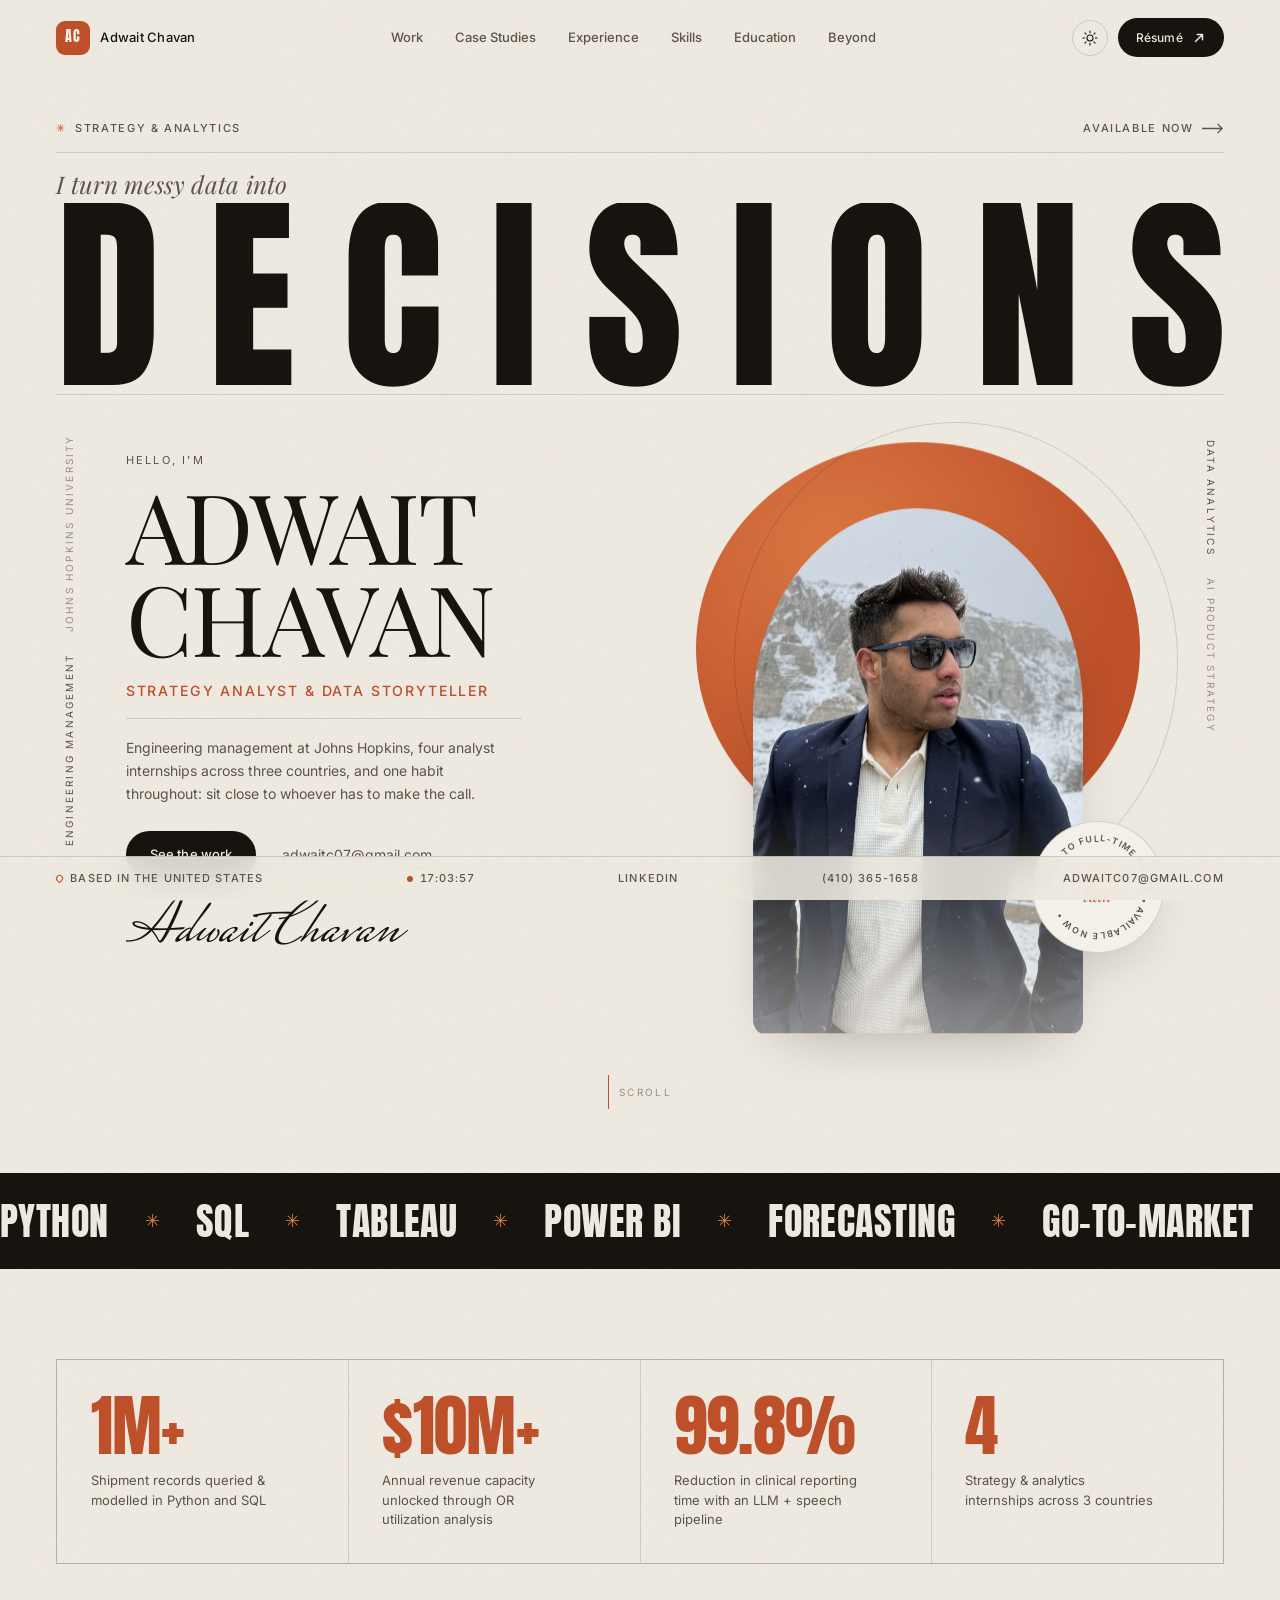
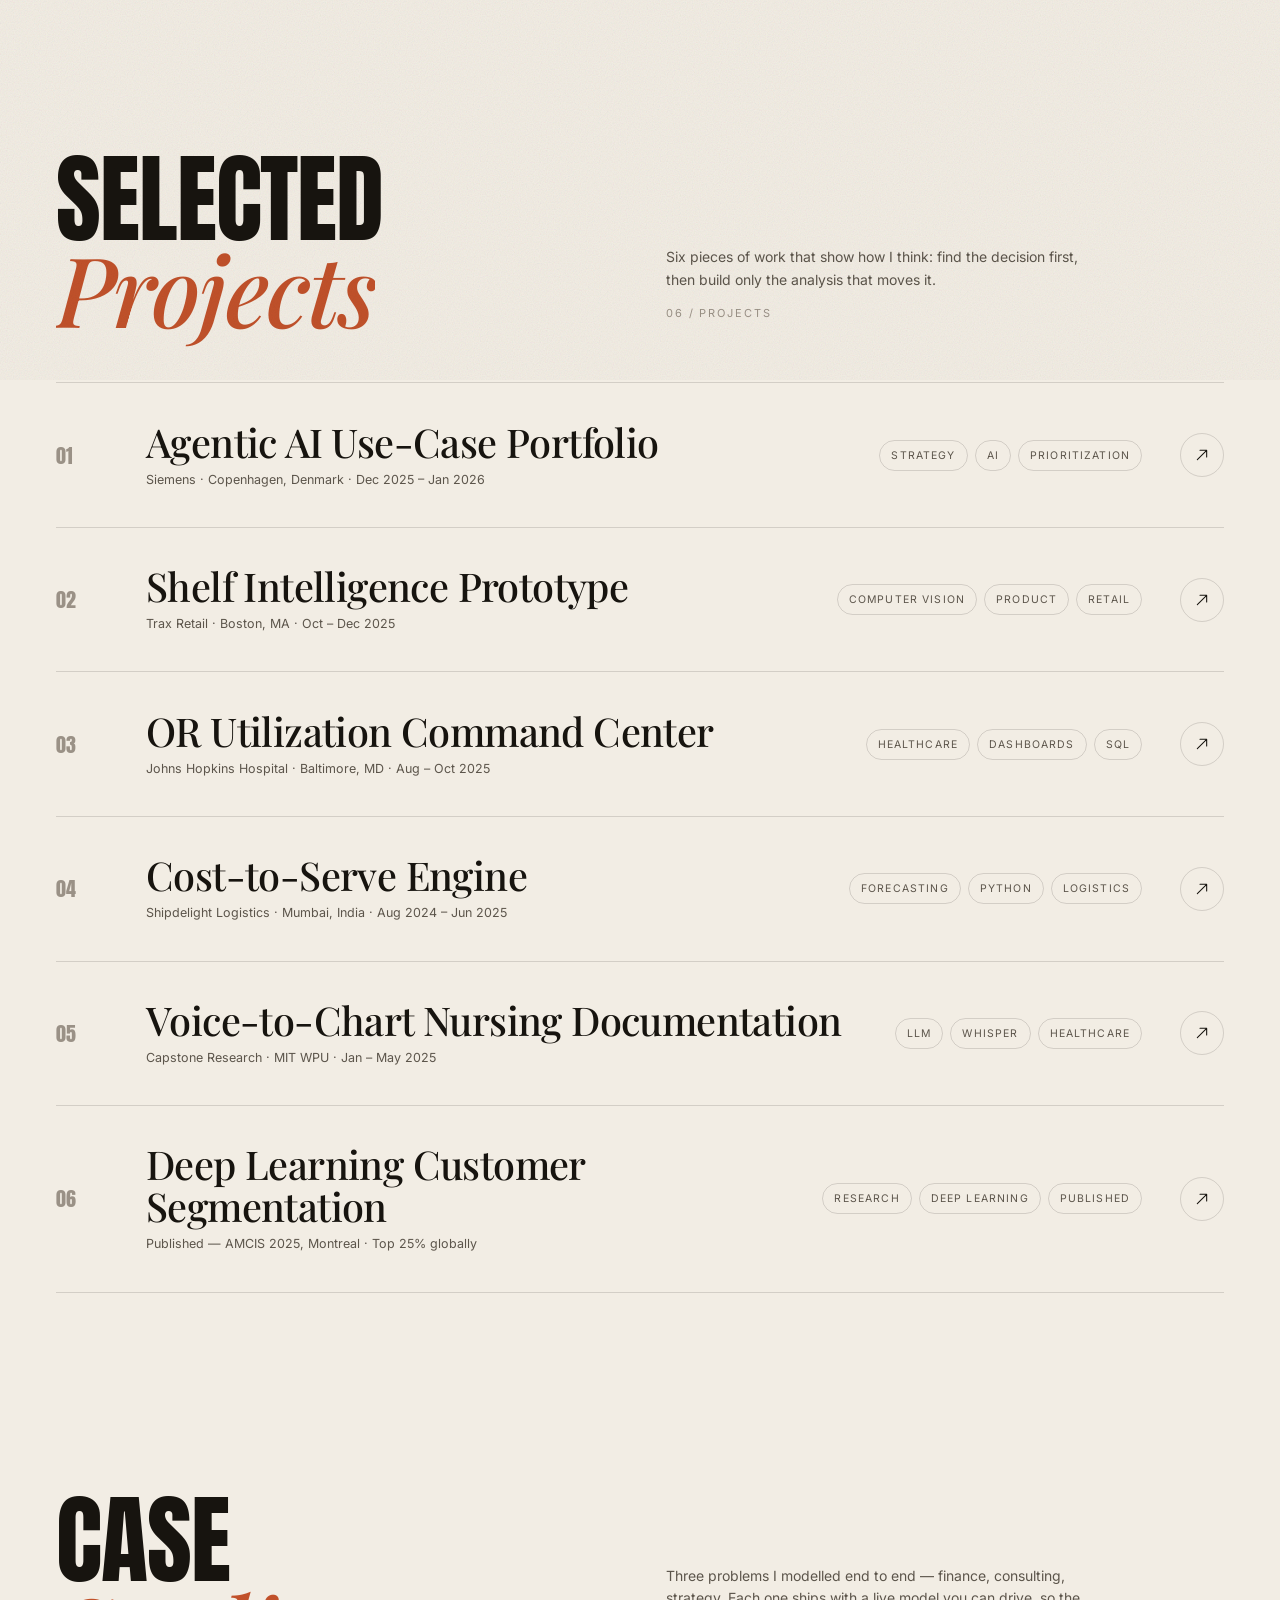
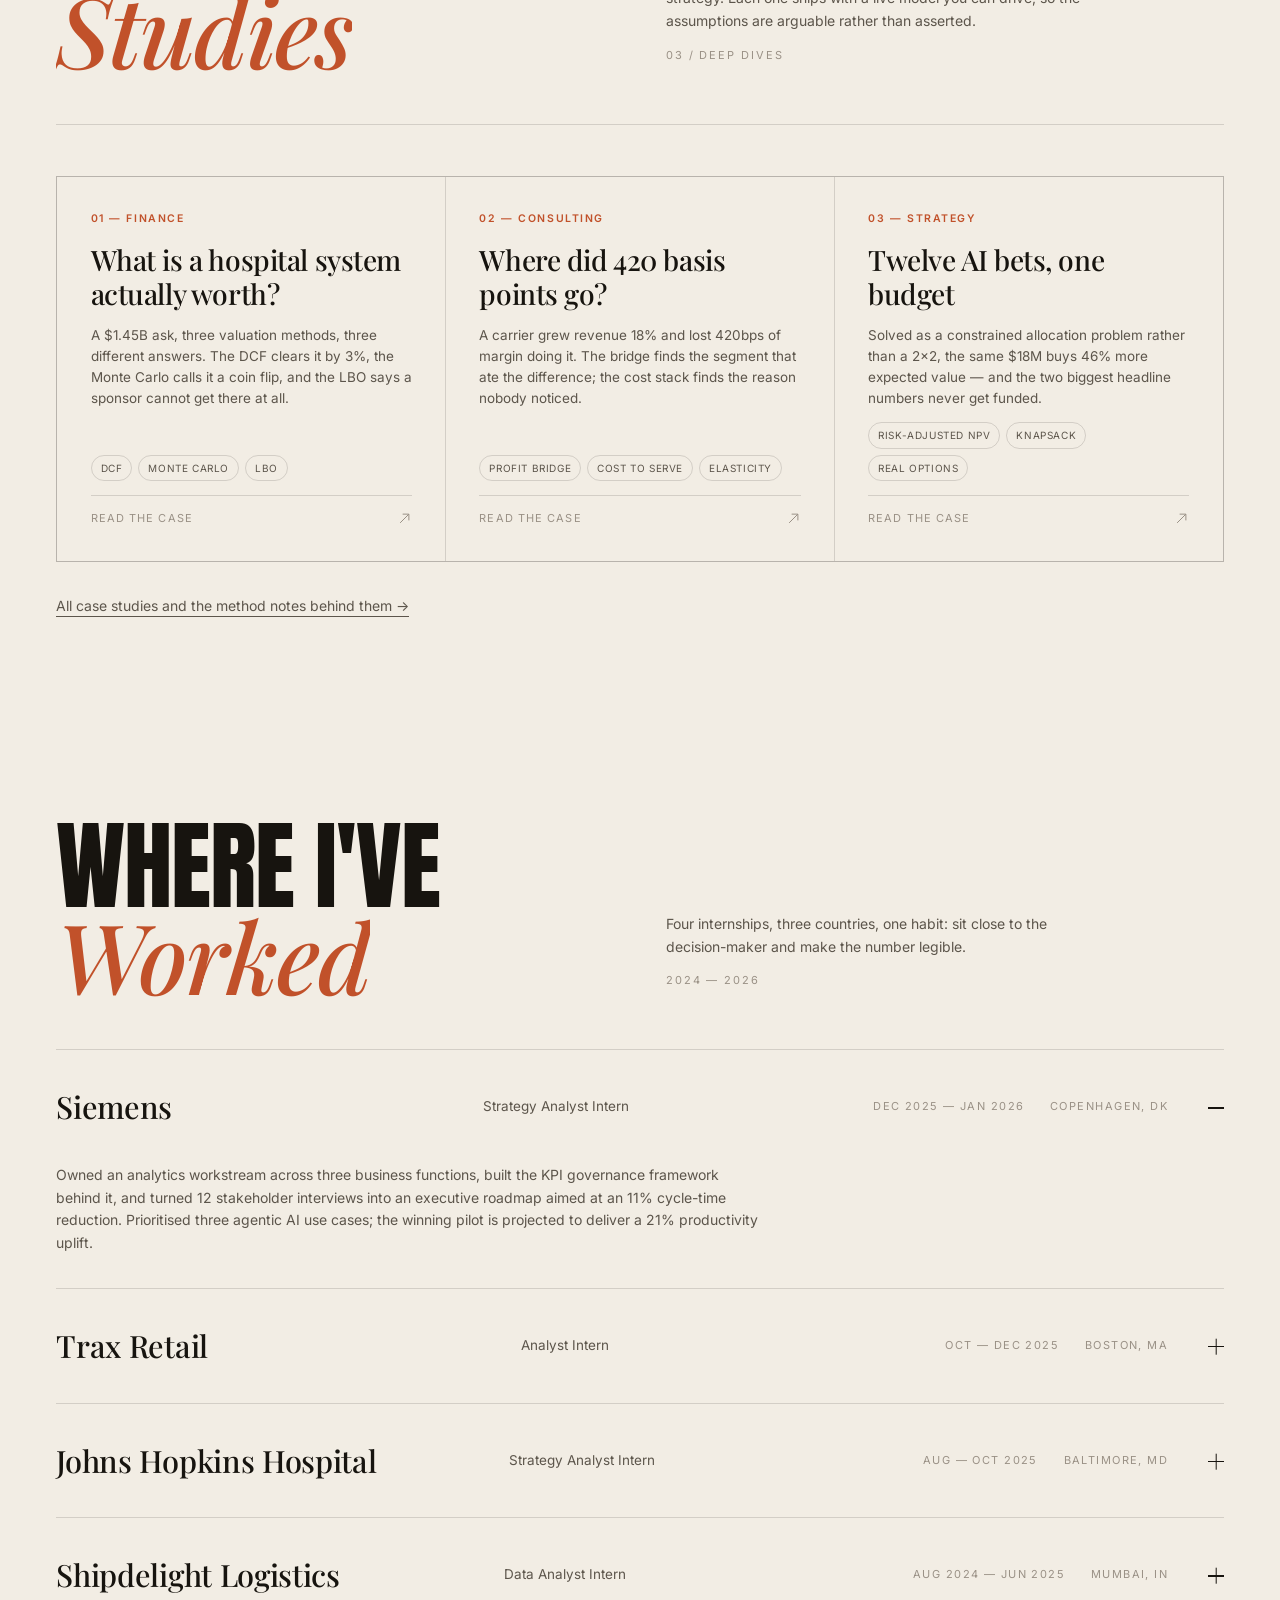
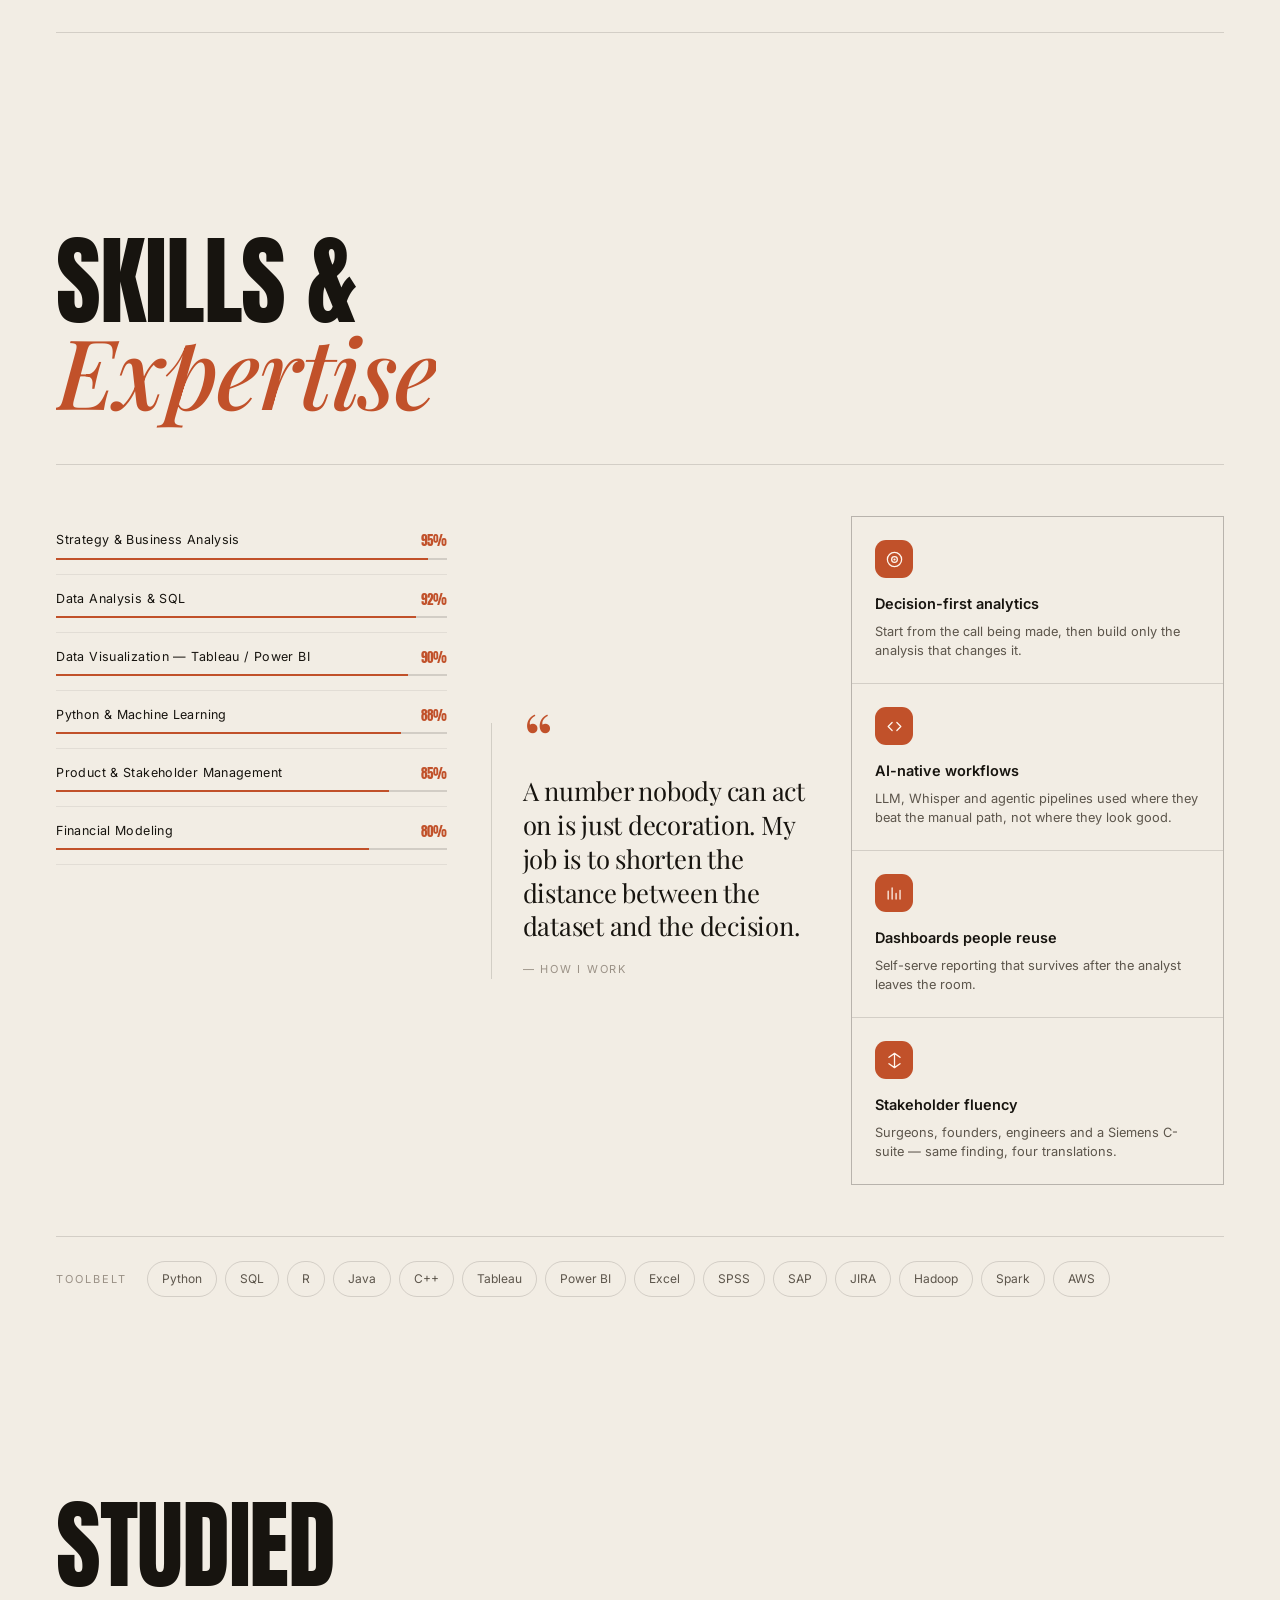
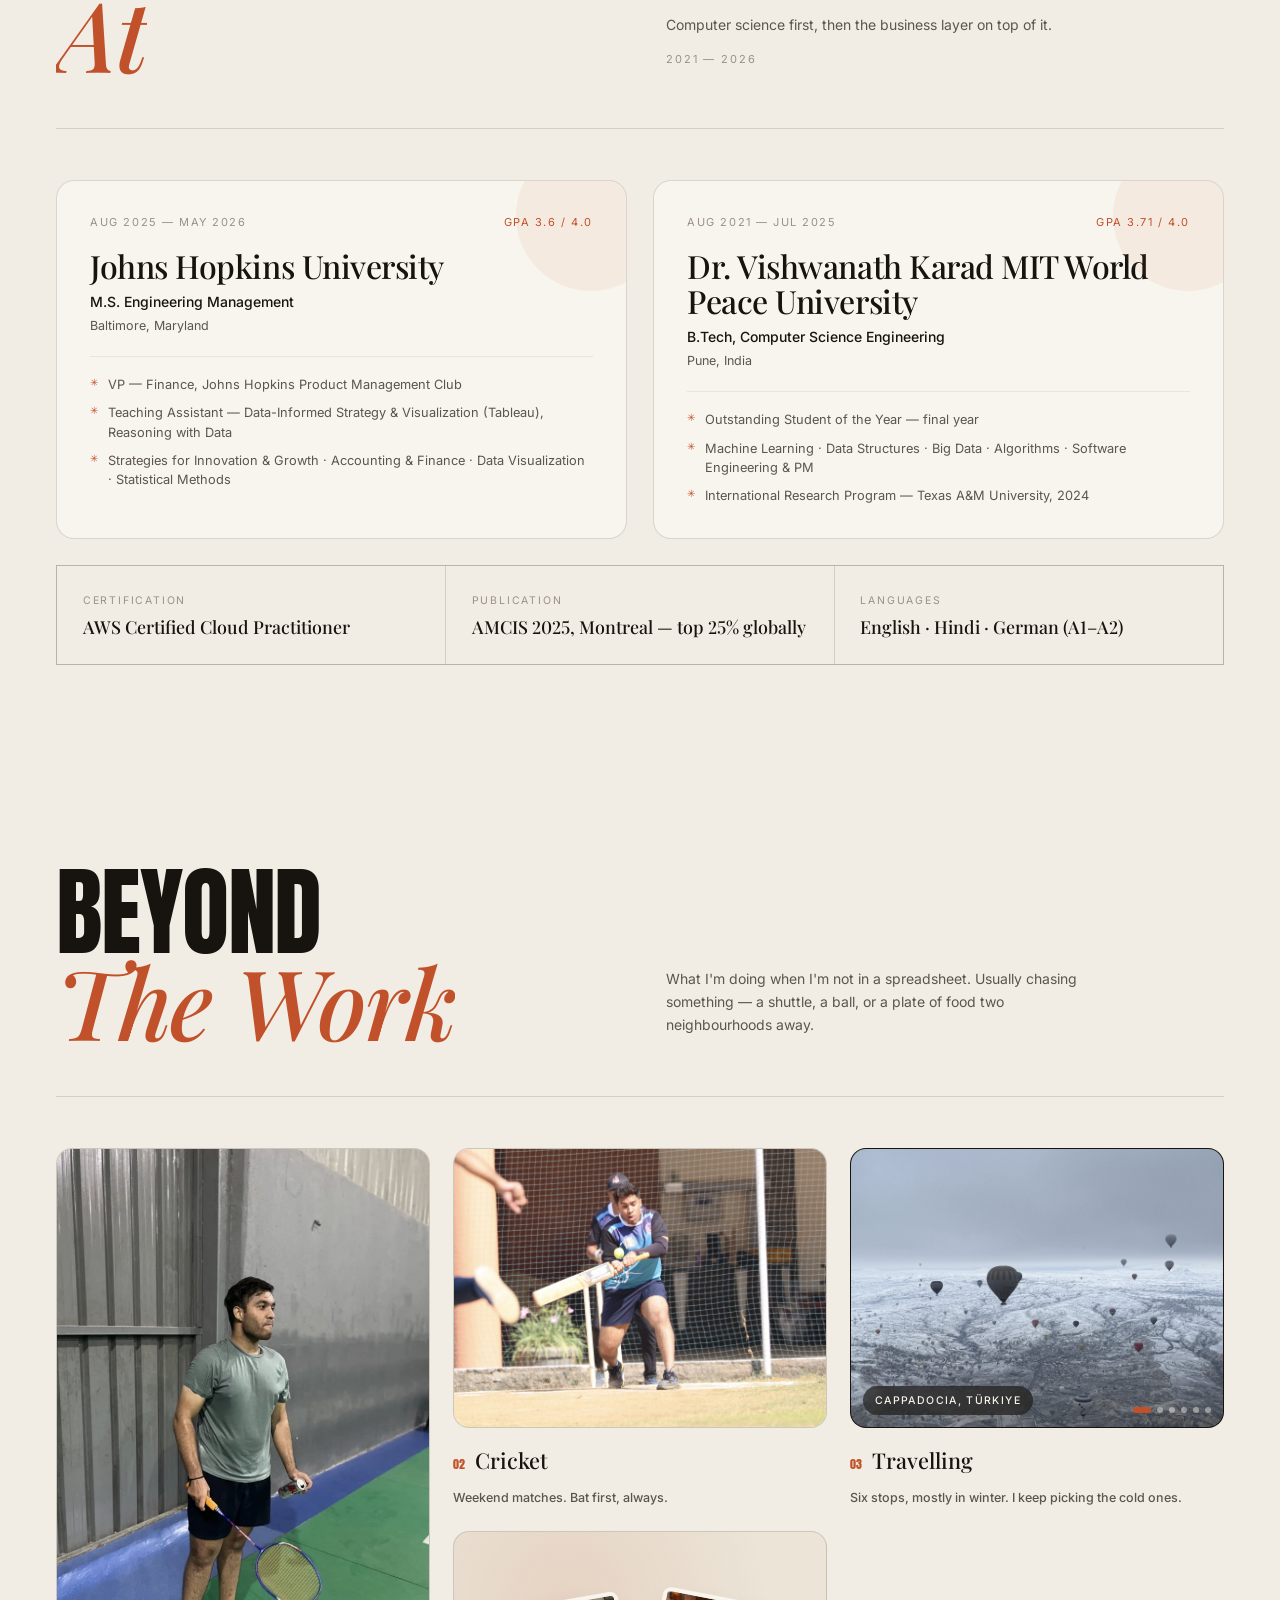
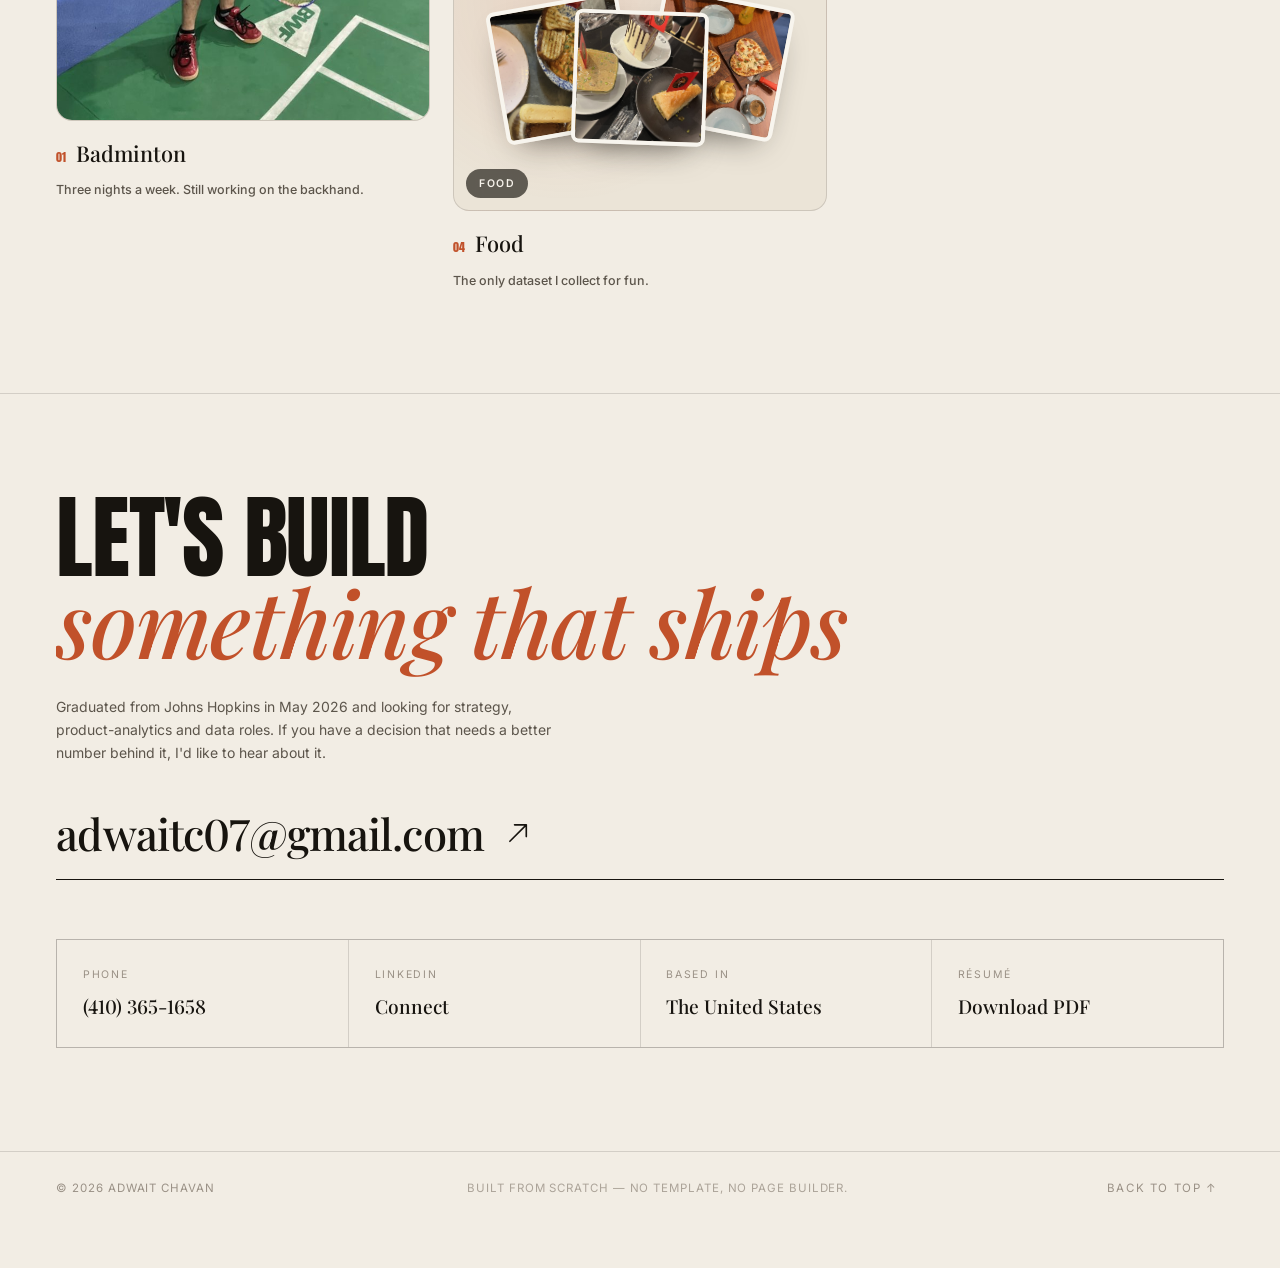
<file: index.html>
<!doctype html>
<html lang="en" class="no-js" data-theme="light">
<head>
<meta charset="utf-8" />
<script>document.documentElement.classList.remove("no-js");document.documentElement.classList.add("js");</script>
<meta name="viewport" content="width=device-width, initial-scale=1, viewport-fit=cover" />
<title>Adwait Chavan — Strategy &amp; Data Analyst</title>
<meta name="description" content="Adwait Chavan — MS Engineering Management at Johns Hopkins. Strategy and data analyst turning operational data into decisions. Siemens, Trax Retail, Johns Hopkins Hospital, Shipdelight." />
<meta name="author" content="Adwait Chavan" />
<meta name="theme-color" content="#F2EDE4" />

<meta property="og:type" content="website" />
<meta property="og:title" content="Adwait Chavan — Strategy &amp; Data Analyst" />
<meta property="og:description" content="Turning messy operational data into decisions leaders can act on." />
<meta property="og:image" content="assets/img/og-image.jpg" />
<meta name="twitter:card" content="summary_large_image" />

<link rel="icon" href="data:image/svg+xml,%3Csvg xmlns='http://www.w3.org/2000/svg' viewBox='0 0 100 100'%3E%3Crect width='100' height='100' rx='22' fill='%23C1512A'/%3E%3Ctext x='50' y='68' font-family='Georgia,serif' font-size='54' font-weight='700' fill='%23F5F1E8' text-anchor='middle'%3EA%3C/text%3E%3C/svg%3E" />

<link rel="preconnect" href="https://fonts.googleapis.com" />
<link rel="preconnect" href="https://fonts.gstatic.com" crossorigin />
<link href="https://fonts.googleapis.com/css2?family=Anton&family=Playfair+Display:ital,wght@0,400;0,500;0,600;0,700;1,400;1,500&family=Inter:wght@300;400;500;600&family=Mrs+Saint+Delafield&display=swap" rel="stylesheet" />
<link rel="stylesheet" href="assets/css/style.css?v=20260921b" />
<link rel="stylesheet" href="assets/css/case.css?v=20260921b" />
</head>
<body>

<!-- ============ PRELOADER ============ -->
<div class="loader" id="loader" aria-hidden="true">
  <div class="loader__inner">
    <div class="loader__word"><span>A</span><span>D</span><span>W</span><span>A</span><span>I</span><span>T</span></div>
    <div class="loader__meta">
      <span class="loader__label">Loading portfolio</span>
      <span class="loader__count" id="loaderCount">0</span>
    </div>
    <div class="loader__bar"><i id="loaderBar"></i></div>
  </div>
  <div class="loader__curtain"></div>
</div>

<!-- ============ FIXED CHROME ============ -->
<div class="grain" aria-hidden="true"></div>
<div class="scroll-progress" aria-hidden="true"><i id="scrollBar"></i></div>
<div class="cursor" id="cursor" aria-hidden="true"><span class="cursor__label" id="cursorLabel"></span></div>
<div class="cursor-dot" id="cursorDot" aria-hidden="true"></div>

<a class="skip-link" href="#work">Skip to work</a>

<header class="nav" id="nav">
  <a class="nav__mark magnetic" href="#home" aria-label="Adwait Chavan, home">
    <span class="nav__mark-box">AC</span>
    <span class="nav__mark-txt">Adwait&nbsp;Chavan</span>
  </a>

  <nav class="nav__links" aria-label="Primary">
    <a href="#work" data-nav>Work</a>
    <a href="#cases" data-nav>Case Studies</a>
    <a href="#experience" data-nav>Experience</a>
    <a href="#skills" data-nav>Skills</a>
    <a href="#education" data-nav>Education</a>
    <a href="#beyond" data-nav>Beyond</a>
  </nav>

  <div class="nav__right">
    <button class="theme-toggle magnetic" id="themeToggle" aria-label="Toggle colour theme" title="Toggle theme">
      <svg viewBox="0 0 24 24" class="ico-sun" aria-hidden="true"><circle cx="12" cy="12" r="4.5"/><g><line x1="12" y1="1.5" x2="12" y2="4"/><line x1="12" y1="20" x2="12" y2="22.5"/><line x1="1.5" y1="12" x2="4" y2="12"/><line x1="20" y1="12" x2="22.5" y2="12"/><line x1="4.4" y1="4.4" x2="6.2" y2="6.2"/><line x1="17.8" y1="17.8" x2="19.6" y2="19.6"/><line x1="4.4" y1="19.6" x2="6.2" y2="17.8"/><line x1="17.8" y1="6.2" x2="19.6" y2="4.4"/></g></svg>
      <svg viewBox="0 0 24 24" class="ico-moon" aria-hidden="true"><path d="M20 14.2A8.4 8.4 0 0 1 9.8 4 8.6 8.6 0 1 0 20 14.2Z"/></svg>
    </button>
    <a class="btn btn--sm magnetic" href="assets/docs/Adwait-Chavan-Resume.pdf" target="_blank" rel="noopener" data-cursor="Open">
      Résumé <svg viewBox="0 0 16 16" aria-hidden="true"><path d="M4 12L12 4M12 4H6M12 4v6"/></svg>
    </a>
    <button class="burger" id="burger" aria-label="Open menu" aria-expanded="false"><i></i><i></i></button>
  </div>
</header>

<div class="menu" id="menu" aria-hidden="true">
  <div class="menu__list">
    <a href="#home" data-nav><span>01</span> Home</a>
    <a href="#work" data-nav><span>02</span> Selected Work</a>
    <a href="#cases" data-nav><span>03</span> Case Studies</a>
    <a href="#experience" data-nav><span>04</span> Experience</a>
    <a href="#skills" data-nav><span>05</span> Skills</a>
    <a href="#education" data-nav><span>06</span> Education</a>
    <a href="#beyond" data-nav><span>07</span> Beyond Work</a>
    <a href="#contact" data-nav><span>08</span> Contact</a>
  </div>
  <div class="menu__foot">
    <span>Baltimore, MD</span>
    <a href="mailto:adwaitc07@gmail.com">adwaitc07@gmail.com</a>
  </div>
</div>

<main>

<!-- ============ HERO ============ -->
<section class="hero" id="home">
  <div class="hero__toprule">
    <span class="tag"><i class="asterisk">✳</i> Strategy &amp; Analytics</span>
    <a class="tag tag--link" href="#contact" data-nav data-cursor="Say hi">Available now <svg viewBox="0 0 24 12" aria-hidden="true"><path d="M0 6h22M17 1l5 5-5 5"/></svg></a>
  </div>

  <p class="hero__lead" aria-hidden="true">I turn messy data into</p>
  <div class="hero__giant" id="giant" role="presentation" aria-hidden="true">
      <span class="gword is-active" data-word="DECISIONS"><span>D</span><span>E</span><span>C</span><span>I</span><span>S</span><span>I</span><span>O</span><span>N</span><span>S</span></span>
      <span class="gword" data-word="STRATEGY"><span>S</span><span>T</span><span>R</span><span>A</span><span>T</span><span>E</span><span>G</span><span>Y</span></span>
      <span class="gword" data-word="CLARITY"><span>C</span><span>L</span><span>A</span><span>R</span><span>I</span><span>T</span><span>Y</span></span>
      <span class="gword" data-word="MOMENTUM"><span>M</span><span>O</span><span>M</span><span>E</span><span>N</span><span>T</span><span>U</span><span>M</span></span>
  </div>

  <div class="hero__body">
    <div class="hero__rail hero__rail--l" aria-hidden="true">
      <span>Engineering&nbsp;Management</span>
      <span class="dim">Johns&nbsp;Hopkins&nbsp;University</span>
    </div>

    <div class="hero__intro">
      <p class="eyebrow reveal">Hello, I'm</p>
      <h1 class="hero__name reveal" data-delay="60">Adwait<br />Chavan</h1>
      <p class="hero__role reveal" data-delay="120">Strategy Analyst &amp; Data Storyteller</p>
      <p class="hero__copy reveal" data-delay="180">
        Engineering management at Johns Hopkins, four analyst internships across three
        countries, and one habit throughout: sit close to whoever has to make the call.
      </p>
      <div class="hero__cta reveal" data-delay="240">
        <a class="btn magnetic" href="#work" data-nav data-cursor="Scroll">See the work</a>
        <a class="link-underline magnetic" href="mailto:adwaitc07@gmail.com" data-cursor="Mail">adwaitc07@gmail.com</a>
      </div>
      <div class="signature reveal" data-delay="300" aria-hidden="true">Adwait Chavan</div>
    </div>

    <div class="hero__figure">
      <div class="hero__circle" data-parallax="-40" aria-hidden="true"></div>
      <div class="hero__ring" aria-hidden="true"></div>
      <figure class="hero__photo" data-parallax="26" data-tilt>
        <picture>
          <source srcset="assets/img/adwait-hero.webp" type="image/webp" />
          <img src="assets/img/adwait-hero.jpg" alt="Adwait Chavan standing in the snow in Cappadocia, wearing a navy blazer and sunglasses" width="1400" height="1750" fetchpriority="high" />
        </picture>
      </figure>
      <div class="badge" aria-hidden="true">
        <svg viewBox="0 0 120 120">
          <defs><path id="badgePath" d="M60,60 m-42,0 a42,42 0 1,1 84,0 a42,42 0 1,1 -84,0" /></defs>
          <text><textPath href="#badgePath">OPEN TO FULL-TIME ROLES • AVAILABLE NOW • </textPath></text>
        </svg>
        <span class="badge__core">Let's<br />talk</span>
      </div>
    </div>

    <div class="hero__rail hero__rail--r" aria-hidden="true">
      <span>Data&nbsp;Analytics</span>
      <span class="dim">AI&nbsp;Product&nbsp;Strategy</span>
    </div>
  </div>

  <div class="scroll-hint" aria-hidden="true"><i></i> Scroll</div>
</section>

<!-- ============ MARQUEE ============ -->
<div class="marquee" aria-hidden="true">
  <div class="marquee__track" id="marqueeTrack">
    <span>Python</span><em>✳</em><span>SQL</span><em>✳</em><span>Tableau</span><em>✳</em><span>Power BI</span><em>✳</em><span>Forecasting</span><em>✳</em><span>Go-to-Market</span><em>✳</em><span>Financial Modeling</span><em>✳</em><span>Spark</span><em>✳</em><span>R</span><em>✳</em><span>Product Analytics</span><em>✳</em>
  </div>
</div>

<!-- ============ STATS ============ -->
<section class="stats" aria-label="Impact by the numbers">
  <div class="stats__grid">
    <div class="stat reveal">
      <div class="stat__num"><span data-count="1" data-dec="0">1</span>M+</div>
      <p>Shipment records queried &amp; modelled in Python and SQL</p>
    </div>
    <div class="stat reveal" data-delay="80">
      <div class="stat__num">$<span data-count="10">10</span>M+</div>
      <p>Annual revenue capacity unlocked through OR utilization analysis</p>
    </div>
    <div class="stat reveal" data-delay="160">
      <div class="stat__num"><span data-count="99.8" data-dec="1">99.8</span>%</div>
      <p>Reduction in clinical reporting time with an LLM + speech pipeline</p>
    </div>
    <div class="stat reveal" data-delay="240">
      <div class="stat__num"><span data-count="4">4</span></div>
      <p>Strategy &amp; analytics internships across 3 countries</p>
    </div>
  </div>
</section>

<!-- ============ WORK ============ -->
<section class="section work" id="work">
  <div class="section__head">
    <h2 class="section__title" data-split>
      <span class="ink">Selected</span><br /><span class="accent serif">Projects</span>
    </h2>
    <div class="section__lede reveal">
      <p>Six pieces of work that show how I think: find the decision first, then build only the analysis that moves it.</p>
      <span class="section__count">06 / Projects</span>
    </div>
  </div>

  <div class="work__list" id="workList">

    <article class="work__row" data-project data-cursor="View">
      <span class="work__no">01</span>
      <div class="work__main">
        <h3>Agentic AI Use-Case Portfolio</h3>
        <p class="work__meta">Siemens · Copenhagen, Denmark · Dec 2025 – Jan 2026</p>
      </div>
      <div class="work__tags"><span>Strategy</span><span>AI</span><span>Prioritization</span></div>
      <span class="work__arrow" aria-hidden="true">
        <svg viewBox="0 0 24 24"><path d="M5 19L19 5M19 5H9M19 5v10"/></svg>
      </span>
      <div class="work__detail" hidden>
        <p class="d-role">Strategy Analyst Intern — Siemens, Copenhagen</p>
        <p class="d-sum">Siemens wanted to know where agentic AI was actually worth funding. I ran the evaluation end to end and handed the C-suite a ranked, costed roadmap instead of a wish list.</p>
        <ul>
          <li>Managed an analytics workstream across 3 business functions and built a KPI monitoring framework with governance checkpoints, so metrics were tracked consistently against strategic targets.</li>
          <li>Synthesised 12 stakeholder interviews across Sales, Engineering and Customer Service into a single executive roadmap targeting an 11% cycle-time reduction.</li>
          <li>Scored 3 agentic AI use cases on a value-vs-feasibility matrix and led planning for the winning workflow-automation pilot.</li>
        </ul>
        <div class="d-shots">
          <figure>
            <img src="assets/img/siemens-talk.jpg" alt="Presenting an AI and Leadership session to the Siemens team in Copenhagen" loading="lazy" />
            <figcaption>Presenting the AI &amp; Leadership session — how managers should guide their teams on GenAI.</figcaption>
          </figure>
          <figure>
            <img src="assets/img/siemens-team.jpg" alt="The Siemens Copenhagen intern cohort in the office atrium" loading="lazy" />
            <figcaption>The cohort at Siemens Denmark HQ, Ballerup.</figcaption>
          </figure>
        </div>
        <div class="d-stats"><b>21%</b><span>projected productivity uplift</span><b>11%</b><span>cycle-time reduction target</span></div>
        <div class="d-tags"><span>Value vs. feasibility</span><span>KPI governance</span><span>Executive roadmap</span><span>Stakeholder interviews</span></div>
      </div>
    </article>

    <article class="work__row" data-project data-cursor="View">
      <span class="work__no">02</span>
      <div class="work__main">
        <h3>Shelf Intelligence Prototype</h3>
        <p class="work__meta">Trax Retail · Boston, MA · Oct – Dec 2025</p>
      </div>
      <div class="work__tags"><span>Computer Vision</span><span>Product</span><span>Retail</span></div>
      <span class="work__arrow" aria-hidden="true">
        <svg viewBox="0 0 24 24"><path d="M5 19L19 5M19 5H9M19 5v10"/></svg>
      </span>
      <div class="work__detail" hidden>
        <p class="d-role">Analyst Intern — Trax Retail, Boston</p>
        <p class="d-sum">Store teams were walking aisles to find empty shelves. I prototyped the version where the shelf tells them first.</p>
        <ul>
          <li>Built an agentic AI prototype on shelf imagery and sensor data to detect out-of-stock items, cutting manual store checks by 80%.</li>
          <li>Designed a multi-signal model fusing foot traffic, Shopkick and shelf-sensor data to flag availability issues 60% faster.</li>
          <li>Validated product-market fit with 10+ store-operations teams and positioned a premium AI shelf-monitoring tier for launch.</li>
        </ul>
        <div class="d-stats"><b>80%</b><span>fewer manual store checks</span><b>60%</b><span>faster issue detection</span></div>
        <div class="d-tags"><span>Multi-signal modelling</span><span>Prototype</span><span>PMF validation</span><span>Pricing tier</span></div>
      </div>
    </article>

    <article class="work__row" data-project data-cursor="View">
      <span class="work__no">03</span>
      <div class="work__main">
        <h3>OR Utilization Command Center</h3>
        <p class="work__meta">Johns Hopkins Hospital · Baltimore, MD · Aug – Oct 2025</p>
      </div>
      <div class="work__tags"><span>Healthcare</span><span>Dashboards</span><span>SQL</span></div>
      <span class="work__arrow" aria-hidden="true">
        <svg viewBox="0 0 24 24"><path d="M5 19L19 5M19 5H9M19 5v10"/></svg>
      </span>
      <div class="work__detail" hidden>
        <p class="d-role">Strategy Analyst Intern — Johns Hopkins Hospital</p>
        <p class="d-sum">Hospital leadership was waiting on analysts for numbers they needed daily. I built the dashboard that made the waiting unnecessary — and used it to find $10M of idle capacity.</p>
        <ul>
          <li>Built and deployed a real-time operational analytics dashboard for staffing, patient flow and OR utilization KPIs, letting leadership self-serve daily reporting.</li>
          <li>Analysed OR scheduling data in Excel and SQL to tie historical utilization patterns to forward capacity risk.</li>
          <li>Owned recurring reporting as the central analytics contact, translating findings into plain-language decisions for clinical leaders.</li>
        </ul>
        <div class="d-stats"><b>65 → 77%</b><span>surgeon utilization</span><b>$10M+</b><span>annual revenue capacity</span></div>
        <a class="ext-btn" href="https://the-gr8-via.github.io/MSEM/" target="_blank" rel="noopener" data-cursor="Open"><span>Open the live Dual-OR Scheduler</span><svg viewBox="0 0 24 24" aria-hidden="true"><path d="M5 19L19 5M19 5H9M19 5v10"/></svg></a>
        <div class="d-tags"><span>SQL</span><span>Excel</span><span>Capacity planning</span><span>Executive reporting</span></div>
      </div>
    </article>

    <article class="work__row" data-project data-cursor="View">
      <span class="work__no">04</span>
      <div class="work__main">
        <h3>Cost-to-Serve Engine</h3>
        <p class="work__meta">Shipdelight Logistics · Mumbai, India · Aug 2024 – Jun 2025</p>
      </div>
      <div class="work__tags"><span>Forecasting</span><span>Python</span><span>Logistics</span></div>
      <span class="work__arrow" aria-hidden="true">
        <svg viewBox="0 0 24 24"><path d="M5 19L19 5M19 5H9M19 5v10"/></svg>
      </span>
      <div class="work__detail" hidden>
        <p class="d-role">Data Analyst Intern — Shipdelight Logistics Technologies</p>
        <p class="d-sum">A million shipments, no clear view of which ones actually made money. I built the model that answered it, then the cadence that kept answering it every week.</p>
        <ul>
          <li>Queried and analysed 1M+ shipment records in Python and SQL to surface cost-to-serve patterns across a first-mile and last-mile network.</li>
          <li>Built regression and time-series forecasting models that contributed to a 12.7% revenue uplift and an 18% efficiency gain.</li>
          <li>Shipped self-serve KPI dashboards with tech and ops, then ran a weekly review presenting margin risk directly to the CEO and founders.</li>
        </ul>
        <div class="d-stats"><b>12.7%</b><span>revenue uplift</span><b>18%</b><span>operational efficiency</span></div>
        <div class="d-tags"><span>Time-series</span><span>Regression</span><span>Dashboarding</span><span>CEO reporting</span></div>
      </div>
    </article>

    <article class="work__row" data-project data-cursor="View">
      <span class="work__no">05</span>
      <div class="work__main">
        <h3>Voice-to-Chart Nursing Documentation</h3>
        <p class="work__meta">Capstone Research · MIT WPU · Jan – May 2025</p>
      </div>
      <div class="work__tags"><span>LLM</span><span>Whisper</span><span>Healthcare</span></div>
      <span class="work__arrow" aria-hidden="true">
        <svg viewBox="0 0 24 24"><path d="M5 19L19 5M19 5H9M19 5v10"/></svg>
      </span>
      <div class="work__detail" hidden>
        <p class="d-role">Lead — Capstone research project</p>
        <p class="d-sum">Nurses spend their shift typing. We gave them a microphone and a model, and got the chart back in seconds — at 94% clinical equivalence.</p>
        <ul>
          <li>Engineered an AI documentation system on OpenAI APIs and Whisper that cut reporting time by 99.8%.</li>
          <li>Optimised a dual-input workflow (voice + manual) to reach 94% clinical equivalence with nurse-written notes.</li>
          <li>Ran feasibility and competitive analysis on EHR integration, delivering a roadmap with risks and ROI projections.</li>
        </ul>
        <div class="d-stats"><b>99.8%</b><span>reporting time cut</span><b>94%</b><span>clinical equivalence</span></div>
        <div class="d-tags"><span>Whisper</span><span>LLM pipeline</span><span>EHR feasibility</span><span>ROI modelling</span></div>
      </div>
    </article>

    <article class="work__row" data-project data-cursor="View">
      <span class="work__no">06</span>
      <div class="work__main">
        <h3>Deep Learning Customer Segmentation</h3>
        <p class="work__meta">Published — AMCIS 2025, Montreal · Top 25% globally</p>
      </div>
      <div class="work__tags"><span>Research</span><span>Deep Learning</span><span>Published</span></div>
      <span class="work__arrow" aria-hidden="true">
        <svg viewBox="0 0 24 24"><path d="M5 19L19 5M19 5H9M19 5v10"/></svg>
      </span>
      <div class="work__detail" hidden>
        <p class="d-role">Author — peer-reviewed paper, AMCIS 2025</p>
        <p class="d-sum">“Deep Learning Strategies for Optimizing Customer Segmentation” — accepted at the Americas Conference on Information Systems, ranked in the top 25% of global submissions.</p>
        <ul>
          <li>Benchmarked deep-learning segmentation approaches against classical clustering on real transaction data.</li>
          <li>Presented findings at AMCIS 2025 in Montreal, Canada.</li>
          <li>Companion work: led predictive aviation risk models at the Texas A&amp;M International Research Program, reaching 90.04% accuracy.</li>
        </ul>
        <div class="d-stats"><b>Top 25%</b><span>of global AMCIS submissions</span><b>90.04%</b><span>aviation risk model accuracy</span></div>
        <a class="ext-btn" href="https://aisel.aisnet.org/amcis2025/sig_odis/sig_odis/13/" target="_blank" rel="noopener" data-cursor="Open"><span>Read the paper in the AIS eLibrary</span><svg viewBox="0 0 24 24" aria-hidden="true"><path d="M5 19L19 5M19 5H9M19 5v10"/></svg></a>
        <div class="d-tags"><span>Deep learning</span><span>Clustering</span><span>Peer review</span><span>Texas A&amp;M</span></div>
      </div>
    </article>

  </div>
</section>

<!-- ============ EXPERIENCE ============ -->
<!-- ============ CASE STUDIES ============ -->
<section class="section cases" id="cases">
  <div class="section__head">
    <h2 class="section__title" data-split>
      <span class="ink">Case</span><br /><span class="accent serif">Studies</span>
    </h2>
    <div class="section__lede reveal">
      <p>Three problems I modelled end to end — finance, consulting, strategy. Each one ships with a live model you can drive, so the assumptions are arguable rather than asserted.</p>
      <span class="section__count">03 / Deep dives</span>
    </div>
  </div>

  <div class="cgrid">

    <a class="ccard reveal" href="case-studies/finance-hospital-valuation.html" data-cursor="Read">
      <span class="ccard__kind">01 — Finance</span>
      <h3 class="ccard__title">What is a hospital system actually worth?</h3>
      <p class="ccard__sum">
        A $1.45B ask, three valuation methods, three different answers. The DCF clears it by 3%,
        the Monte Carlo calls it a coin flip, and the LBO says a sponsor cannot get there at all.
      </p>
      <div class="ccard__tools"><span>DCF</span><span>Monte Carlo</span><span>LBO</span></div>
      <span class="ccard__foot">
        Read the case
        <svg viewBox="0 0 24 24" aria-hidden="true"><path d="M5 19L19 5M19 5H9M19 5v10"/></svg>
      </span>
    </a>

    <a class="ccard reveal" data-delay="80" href="case-studies/consulting-cost-to-serve.html" data-cursor="Read">
      <span class="ccard__kind">02 — Consulting</span>
      <h3 class="ccard__title">Where did 420 basis points go?</h3>
      <p class="ccard__sum">
        A carrier grew revenue 18% and lost 420bps of margin doing it. The bridge finds the
        segment that ate the difference; the cost stack finds the reason nobody noticed.
      </p>
      <div class="ccard__tools"><span>Profit bridge</span><span>Cost to serve</span><span>Elasticity</span></div>
      <span class="ccard__foot">
        Read the case
        <svg viewBox="0 0 24 24" aria-hidden="true"><path d="M5 19L19 5M19 5H9M19 5v10"/></svg>
      </span>
    </a>

    <a class="ccard reveal" data-delay="160" href="case-studies/strategy-ai-portfolio.html" data-cursor="Read">
      <span class="ccard__kind">03 — Strategy</span>
      <h3 class="ccard__title">Twelve AI bets, one budget</h3>
      <p class="ccard__sum">
        Solved as a constrained allocation problem rather than a 2×2, the same $18M buys 46%
        more expected value — and the two biggest headline numbers never get funded.
      </p>
      <div class="ccard__tools"><span>Risk-adjusted NPV</span><span>Knapsack</span><span>Real options</span></div>
      <span class="ccard__foot">
        Read the case
        <svg viewBox="0 0 24 24" aria-hidden="true"><path d="M5 19L19 5M19 5H9M19 5v10"/></svg>
      </span>
    </a>

  </div>

  <div class="cases__foot reveal">
    <a class="link-underline magnetic" href="case-studies/index.html" data-cursor="Open">
      All case studies and the method notes behind them →
    </a>
  </div>
</section>

<section class="section exp" id="experience">
  <div class="section__head">
    <h2 class="section__title" data-split>
      <span class="ink">Where I've</span><br /><span class="accent serif">Worked</span>
    </h2>
    <div class="section__lede reveal">
      <p>Four internships, three countries, one habit: sit close to the decision-maker and make the number legible.</p>
      <span class="section__count">2024 — 2026</span>
    </div>
  </div>

  <div class="exp__list">
    <details class="exp__item reveal" open>
      <summary>
        <span class="exp__co">Siemens</span>
        <span class="exp__role">Strategy Analyst Intern</span>
        <span class="exp__when">Dec 2025 — Jan 2026</span>
        <span class="exp__place">Copenhagen, DK</span>
        <i class="exp__plus" aria-hidden="true"></i>
      </summary>
      <div class="exp__body">
        <p>Owned an analytics workstream across three business functions, built the KPI governance framework behind it, and turned 12 stakeholder interviews into an executive roadmap aimed at an 11% cycle-time reduction. Prioritised three agentic AI use cases; the winning pilot is projected to deliver a 21% productivity uplift.</p>
      </div>
    </details>

    <details class="exp__item reveal" data-delay="60">
      <summary>
        <span class="exp__co">Trax Retail</span>
        <span class="exp__role">Analyst Intern</span>
        <span class="exp__when">Oct — Dec 2025</span>
        <span class="exp__place">Boston, MA</span>
        <i class="exp__plus" aria-hidden="true"></i>
      </summary>
      <div class="exp__body">
        <p>Prototyped an agentic AI system that reads shelf imagery and sensor data to catch out-of-stocks, cutting manual store checks by 80%. Fused foot traffic, Shopkick and shelf sensors into a multi-signal model that flags availability issues 60% faster, then validated the offer with 10+ store operations teams.</p>
      </div>
    </details>

    <details class="exp__item reveal" data-delay="120">
      <summary>
        <span class="exp__co">Johns Hopkins Hospital</span>
        <span class="exp__role">Strategy Analyst Intern</span>
        <span class="exp__when">Aug — Oct 2025</span>
        <span class="exp__place">Baltimore, MD</span>
        <i class="exp__plus" aria-hidden="true"></i>
      </summary>
      <div class="exp__body">
        <p>Built and deployed a real-time dashboard for staffing, patient flow and OR utilization so leadership could self-serve daily reporting. Connected historical scheduling patterns to future capacity risk and supported lifting surgeon utilization from 65% to 77% — over $10M in annual revenue capacity, with surgeon idle time down to 10%.</p>
        <a class="ext-btn" href="https://the-gr8-via.github.io/MSEM/" target="_blank" rel="noopener" data-cursor="Open"><span>Open the live Dual-OR Scheduler</span><svg viewBox="0 0 24 24" aria-hidden="true"><path d="M5 19L19 5M19 5H9M19 5v10"/></svg></a>
      </div>
    </details>

    <details class="exp__item reveal" data-delay="180">
      <summary>
        <span class="exp__co">Shipdelight Logistics</span>
        <span class="exp__role">Data Analyst Intern</span>
        <span class="exp__when">Aug 2024 — Jun 2025</span>
        <span class="exp__place">Mumbai, IN</span>
        <i class="exp__plus" aria-hidden="true"></i>
      </summary>
      <div class="exp__body">
        <p>Analysed 1M+ shipment records to map cost-to-serve across first-mile and last-mile operations. Regression and time-series forecasting contributed to a 12.7% revenue uplift and 18% efficiency improvement. Established the weekly performance review that put margin risk in front of the CEO and founders.</p>
      </div>
    </details>
  </div>
</section>

<!-- ============ SKILLS ============ -->
<section class="section skills" id="skills">
  <div class="section__head">
    <h2 class="section__title" data-split>
      <span class="ink">Skills &amp;</span><br /><span class="accent serif">Expertise</span>
    </h2>
  </div>

  <div class="skills__grid">
    <div class="skills__bars reveal">
      <div class="bar" data-val="95"><span class="bar__name">Strategy &amp; Business Analysis</span><span class="bar__track"><i style="width:95%"></i></span><span class="bar__pct">95%</span></div>
      <div class="bar" data-val="92"><span class="bar__name">Data Analysis &amp; SQL</span><span class="bar__track"><i style="width:92%"></i></span><span class="bar__pct">92%</span></div>
      <div class="bar" data-val="90"><span class="bar__name">Data Visualization — Tableau / Power BI</span><span class="bar__track"><i style="width:90%"></i></span><span class="bar__pct">90%</span></div>
      <div class="bar" data-val="88"><span class="bar__name">Python &amp; Machine Learning</span><span class="bar__track"><i style="width:88%"></i></span><span class="bar__pct">88%</span></div>
      <div class="bar" data-val="85"><span class="bar__name">Product &amp; Stakeholder Management</span><span class="bar__track"><i style="width:85%"></i></span><span class="bar__pct">85%</span></div>
      <div class="bar" data-val="80"><span class="bar__name">Financial Modeling</span><span class="bar__track"><i style="width:80%"></i></span><span class="bar__pct">80%</span></div>
    </div>

    <blockquote class="skills__quote reveal" data-delay="80">
      <span class="q" aria-hidden="true">&ldquo;</span>
      <p>A number nobody can act on is just decoration. My job is to shorten the distance between the dataset and the decision.</p>
      <cite>— how I work</cite>
    </blockquote>

    <div class="skills__tiles reveal" data-delay="160">
      <div class="tile" data-tilt>
        <span class="tile__ico" aria-hidden="true"><svg viewBox="0 0 24 24"><circle cx="12" cy="12" r="9"/><circle cx="12" cy="12" r="3.6"/><circle cx="12" cy="12" r="0.6" fill="currentColor"/></svg></span>
        <h4>Decision-first analytics</h4>
        <p>Start from the call being made, then build only the analysis that changes it.</p>
      </div>
      <div class="tile" data-tilt>
        <span class="tile__ico" aria-hidden="true"><svg viewBox="0 0 24 24"><path d="M9 7 4 12l5 5M15 7l5 5-5 5"/></svg></span>
        <h4>AI-native workflows</h4>
        <p>LLM, Whisper and agentic pipelines used where they beat the manual path, not where they look good.</p>
      </div>
      <div class="tile" data-tilt>
        <span class="tile__ico" aria-hidden="true"><svg viewBox="0 0 24 24"><path d="M4 19V9m5 10V5m5 14v-7m5 7V8"/></svg></span>
        <h4>Dashboards people reuse</h4>
        <p>Self-serve reporting that survives after the analyst leaves the room.</p>
      </div>
      <div class="tile" data-tilt>
        <span class="tile__ico" aria-hidden="true"><svg viewBox="0 0 24 24"><path d="M12 3v18M5 8l7-5 7 5M5 16l7 5 7-5"/></svg></span>
        <h4>Stakeholder fluency</h4>
        <p>Surgeons, founders, engineers and a Siemens C-suite — same finding, four translations.</p>
      </div>
    </div>
  </div>

  <div class="toolbelt reveal">
    <span class="toolbelt__label">Toolbelt</span>
    <ul>
      <li>Python</li><li>SQL</li><li>R</li><li>Java</li><li>C++</li><li>Tableau</li><li>Power BI</li><li>Excel</li><li>SPSS</li><li>SAP</li><li>JIRA</li><li>Hadoop</li><li>Spark</li><li>AWS</li>
    </ul>
  </div>
</section>

<!-- ============ EDUCATION ============ -->
<section class="section edu" id="education">
  <div class="section__head">
    <h2 class="section__title" data-split>
      <span class="ink">Studied</span><br /><span class="accent serif">At</span>
    </h2>
    <div class="section__lede reveal">
      <p>Computer science first, then the business layer on top of it.</p>
      <span class="section__count">2021 — 2026</span>
    </div>
  </div>

  <div class="edu__grid">
    <article class="edu__card reveal" data-tilt>
      <div class="edu__top">
        <span class="edu__years">Aug 2025 — May 2026</span>
        <span class="edu__gpa">GPA 3.6 / 4.0</span>
      </div>
      <h3>Johns Hopkins University</h3>
      <p class="edu__deg">M.S. Engineering Management</p>
      <p class="edu__place">Baltimore, Maryland</p>
      <ul class="edu__notes">
        <li>VP&nbsp;— Finance, Johns Hopkins Product Management Club</li>
        <li>Teaching Assistant — Data-Informed Strategy &amp; Visualization (Tableau), Reasoning with Data</li>
        <li>Strategies for Innovation &amp; Growth · Accounting &amp; Finance · Data Visualization · Statistical Methods</li>
      </ul>
    </article>

    <article class="edu__card reveal" data-delay="90" data-tilt>
      <div class="edu__top">
        <span class="edu__years">Aug 2021 — Jul 2025</span>
        <span class="edu__gpa">GPA 3.71 / 4.0</span>
      </div>
      <h3>Dr. Vishwanath Karad MIT World Peace University</h3>
      <p class="edu__deg">B.Tech, Computer Science Engineering</p>
      <p class="edu__place">Pune, India</p>
      <ul class="edu__notes">
        <li>Outstanding Student of the Year — final year</li>
        <li>Machine Learning · Data Structures · Big Data · Algorithms · Software Engineering &amp; PM</li>
        <li>International Research Program — Texas A&amp;M University, 2024</li>
      </ul>
    </article>
  </div>

  <div class="edu__extras">
    <div class="extra reveal"><span>Certification</span><b>AWS Certified Cloud Practitioner</b></div>
    <a class="extra reveal" data-delay="60" href="https://aisel.aisnet.org/amcis2025/sig_odis/sig_odis/13/" target="_blank" rel="noopener" data-cursor="Read"><span>Publication</span><b>AMCIS 2025, Montreal — top 25% globally</b></a>
    <div class="extra reveal" data-delay="120"><span>Languages</span><b>English · Hindi · German (A1–A2)</b></div>
  </div>
</section>

<!-- ============ BEYOND ============ -->
<section class="section beyond" id="beyond">
  <div class="section__head">
    <h2 class="section__title" data-split>
      <span class="ink">Beyond</span><br /><span class="accent serif">The Work</span>
    </h2>
    <div class="section__lede reveal">
      <p>What I'm doing when I'm not in a spreadsheet. Usually chasing something — a shuttle, a ball, or a plate of food two neighbourhoods away.</p>
    </div>
  </div>

  <div class="beyond__grid">
    <figure class="hobby hobby--tall reveal" data-tilt data-cursor="Badminton">
      <div class="hobby__media">
        <img src="assets/img/hobby-badminton.jpg" alt="Adwait on a badminton court holding a racket" loading="lazy" data-fallback="badminton" />
        <div class="hobby__fallback" data-fb="badminton" aria-hidden="true">
          <svg viewBox="0 0 200 260" preserveAspectRatio="xMidYMid slice">
            <rect width="200" height="260" class="fb-bg"/>
            <g class="fb-line"><path d="M14 214h172M14 166h172M56 44v192M144 44v192"/></g>
            <g class="fb-ink" transform="translate(84 120) rotate(-28)">
              <ellipse cx="0" cy="-30" rx="27" ry="36"/>
              <g class="fb-string"><path d="M-20 -52v44M-7 -60v60M7 -60v60M20 -52v44M-25 -44h50M-27 -30h54M-25 -16h50M-19 -2h38"/></g>
              <path d="M0 8v46" stroke-width="5"/>
              <path d="M-5 54h10" stroke-width="7"/>
            </g>
            <g class="fb-ink" transform="translate(150 74)">
              <path d="M0 0l-9 -20M0 0l0 -22M0 0l9 -20"/>
              <circle cx="0" cy="4" r="6"/>
            </g>
          </svg>
        </div>
      </div>
      <figcaption><span class="hobby__no">01</span> Badminton<em>Three nights a week. Still working on the backhand.</em></figcaption>
    </figure>

    <figure class="hobby reveal" data-delay="80" data-tilt data-cursor="Cricket">
      <div class="hobby__media">
        <img src="assets/img/hobby-cricket.jpg" alt="Adwait batting during a cricket match" loading="lazy" data-fallback="cricket" />
        <div class="hobby__fallback" data-fb="cricket" aria-hidden="true">
          <svg viewBox="0 0 320 220" preserveAspectRatio="xMidYMid slice">
            <rect width="320" height="220" class="fb-bg"/>
            <g class="fb-line"><path d="M0 170h320M0 190h320"/></g>
            <g class="fb-ink" transform="translate(140 104)">
              <path d="M-56 -44v88M-40 -44v88M-24 -44v88"/>
              <path d="M-62 -50h44" stroke-width="4"/>
              <g transform="rotate(26 40 0)">
                <rect x="28" y="-46" width="22" height="60" rx="7"/>
                <path d="M39 14v26" stroke-width="5"/>
              </g>
              <circle cx="96" cy="40" r="11"/>
              <path d="M96 29a11 11 0 0 1 0 22" stroke-width="2"/>
            </g>
          </svg>
        </div>
      </div>
      <figcaption><span class="hobby__no">02</span> Cricket<em>Weekend matches. Bat first, always.</em></figcaption>
    </figure>

    <figure class="hobby hobby--slides reveal" data-delay="160" data-cursor="Wander">
      <div class="hobby__media" data-slideshow>
          <div class="slide is-active"><img src="assets/img/travel-cappadocia.jpg" alt="Hot-air balloons over snow-covered Cappadocia at dawn" loading="lazy" /><span class="slide__place">Cappadocia, Türkiye</span></div>
          <div class="slide"><video muted loop playsinline preload="none" poster="assets/img/poster-rooftops.jpg" aria-label="Snow-covered rooftops and spires seen from above"><source src="assets/video/travel-rooftops.mp4" type="video/mp4" /></video><span class="slide__place">Copenhagen, Denmark</span></div>
          <div class="slide"><img src="assets/img/travel-istanbul.jpg" alt="A rain-slicked cobbled street in Sultanahmet, Istanbul" loading="lazy" /><span class="slide__place">Istanbul, Türkiye</span></div>
          <div class="slide"><video muted loop playsinline preload="none" poster="assets/img/poster-square.jpg" aria-label="A city square at blue hour"><source src="assets/video/travel-square.mp4" type="video/mp4" /></video><span class="slide__place">Oslo, Norway</span></div>
          <div class="slide"><img src="assets/img/travel-chicago.jpg" alt="Adwait on the riverwalk below the Wrigley Building, Chicago" loading="lazy" /><span class="slide__place">Chicago, USA</span></div>
          <div class="slide"><img src="assets/img/travel-harbour.jpg" alt="A snowed-in Nordic harbour with fishing boats" loading="lazy" /><span class="slide__place">Bergen, Norway</span></div>
        <div class="slides__dots">
            <button class="slides__dot is-active" type="button" aria-label="Go to Cappadocia, Türkiye"></button>
            <button class="slides__dot" type="button" aria-label="Go to Copenhagen, Denmark"></button>
            <button class="slides__dot" type="button" aria-label="Go to Istanbul, Türkiye"></button>
            <button class="slides__dot" type="button" aria-label="Go to Oslo, Norway"></button>
            <button class="slides__dot" type="button" aria-label="Go to Chicago, USA"></button>
            <button class="slides__dot" type="button" aria-label="Go to Bergen, Norway"></button>
        </div>
      </div>
      <figcaption><span class="hobby__no">03</span> Travelling<em>Six stops, mostly in winter. I keep picking the cold ones.</em></figcaption>
    </figure>

    <figure class="hobby hobby--food reveal" data-delay="240" data-cursor="Always eating">
      <div class="hobby__media hobby__media--collage">
        <img class="c c1" src="assets/img/food-pasta.jpg" alt="Two bowls of creamy pasta with grilled bread" loading="lazy" />
        <img class="c c2" src="assets/img/food-dessert.jpg" alt="Baklava and a slice of layered cake at Hafız Mustafa, Istanbul" loading="lazy" />
        <img class="c c3" src="assets/img/food-pizza.jpg" alt="Two heart-shaped pizzas on wooden boards" loading="lazy" />
        <span class="collage__word">FOOD</span>
      </div>
      <figcaption><span class="hobby__no">04</span> Food<em>The only dataset I collect for fun.</em></figcaption>
    </figure>
  </div>
</section>

<!-- ============ CONTACT ============ -->
<section class="section contact" id="contact">
  <div class="contact__inner">
    <h2 class="contact__title" data-split>
      <span class="ink">Let's build</span><br /><span class="accent serif">something that ships</span>
    </h2>

    <p class="contact__copy reveal">
      Graduated from Johns Hopkins in May 2026 and looking for strategy, product-analytics
      and data roles. If you have a decision that needs a better number behind it, I'd like
      to hear about it.
    </p>

    <a class="mailto magnetic reveal" href="mailto:adwaitc07@gmail.com?subject=Hello%20Adwait" data-cursor="Write">
      <span>adwaitc07@gmail.com</span>
      <svg viewBox="0 0 24 24" aria-hidden="true"><path d="M5 19L19 5M19 5H9M19 5v10"/></svg>
    </a>

    <div class="contact__grid">
      <a class="cline reveal" href="tel:+14103651658" data-cursor="Call"><span>Phone</span><b>(410) 365-1658</b></a>
      <a class="cline reveal" data-delay="60" href="https://www.linkedin.com/in/adwait-chavan-65b953113/" target="_blank" rel="noopener" data-cursor="Open"><span>LinkedIn</span><b>Connect</b></a>
      <div class="cline reveal" data-delay="120"><span>Based in</span><b>The United States</b></div>
      <a class="cline reveal" data-delay="180" href="assets/docs/Adwait-Chavan-Resume.pdf" target="_blank" rel="noopener" data-cursor="Open"><span>Résumé</span><b>Download PDF</b></a>
    </div>
  </div>
</section>

</main>

<footer class="footer">
  <span>© <span id="year">2026</span> Adwait Chavan</span>
  <span class="footer__mid">Built from scratch — no template, no page builder.</span>
  <button class="totop magnetic" id="toTop" data-cursor="Top">Back to top ↑</button>
</footer>

<!-- ============ PERSISTENT STATUS BAR ============ -->
<aside class="statusbar" aria-label="Contact details">
  <span class="sb__item sb__loc">
    <i class="sb__pin" aria-hidden="true"></i>
    <b class="sb__full">Based in the United States</b><b class="sb__short">United States</b>
  </span>
  <span class="sb__item sb__clock">
    <i class="sb__pulse" aria-hidden="true"></i>
    <b><span id="clock">--:--:--</span></b>
  </span>
  <a class="sb__item" href="https://www.linkedin.com/in/adwait-chavan-65b953113/" target="_blank" rel="noopener" data-cursor="Open">
    <b>LinkedIn</b>
  </a>
  <a class="sb__item" href="tel:+14103651658" data-cursor="Call">
    <b class="sb__full">(410) 365-1658</b><b class="sb__short">Call</b>
  </a>
  <a class="sb__item" href="mailto:adwaitc07@gmail.com" data-cursor="Mail">
    <b class="sb__full">adwaitc07@gmail.com</b><b class="sb__short">Email</b>
  </a>
</aside>

<!-- ============ PROJECT MODAL ============ -->
<div class="modal" id="modal" role="dialog" aria-modal="true" aria-label="Project detail" hidden>
  <div class="modal__scrim" data-close></div>
  <div class="modal__panel" role="document">
    <button class="modal__close magnetic" data-close aria-label="Close">
      <svg viewBox="0 0 24 24" aria-hidden="true"><path d="M6 6l12 12M18 6L6 18"/></svg>
    </button>
    <span class="modal__no" id="modalNo">01</span>
    <h3 class="modal__title" id="modalTitle"></h3>
    <p class="modal__meta" id="modalMeta"></p>
    <div class="modal__body" id="modalBody"></div>
  </div>
</div>

<script src="assets/js/main.js?v=20260921b"></script>
</body>
</html>
</file>
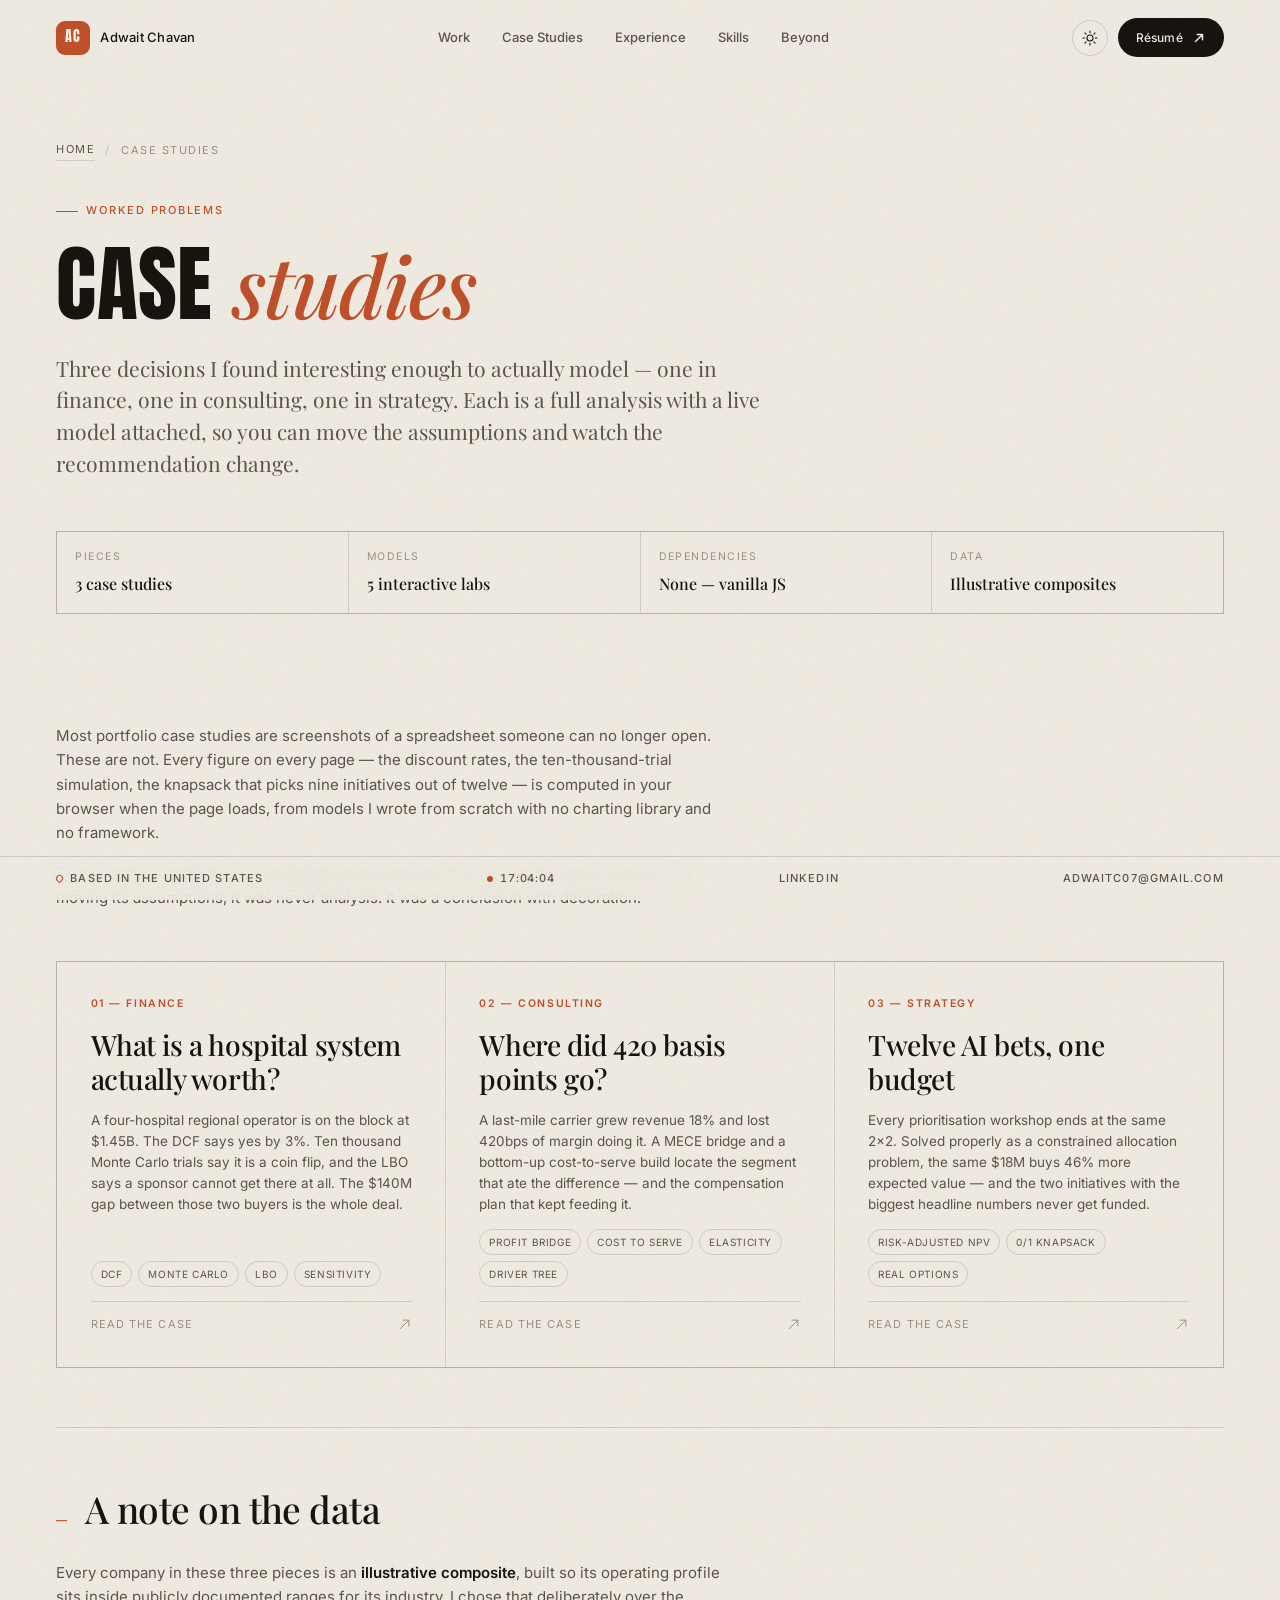
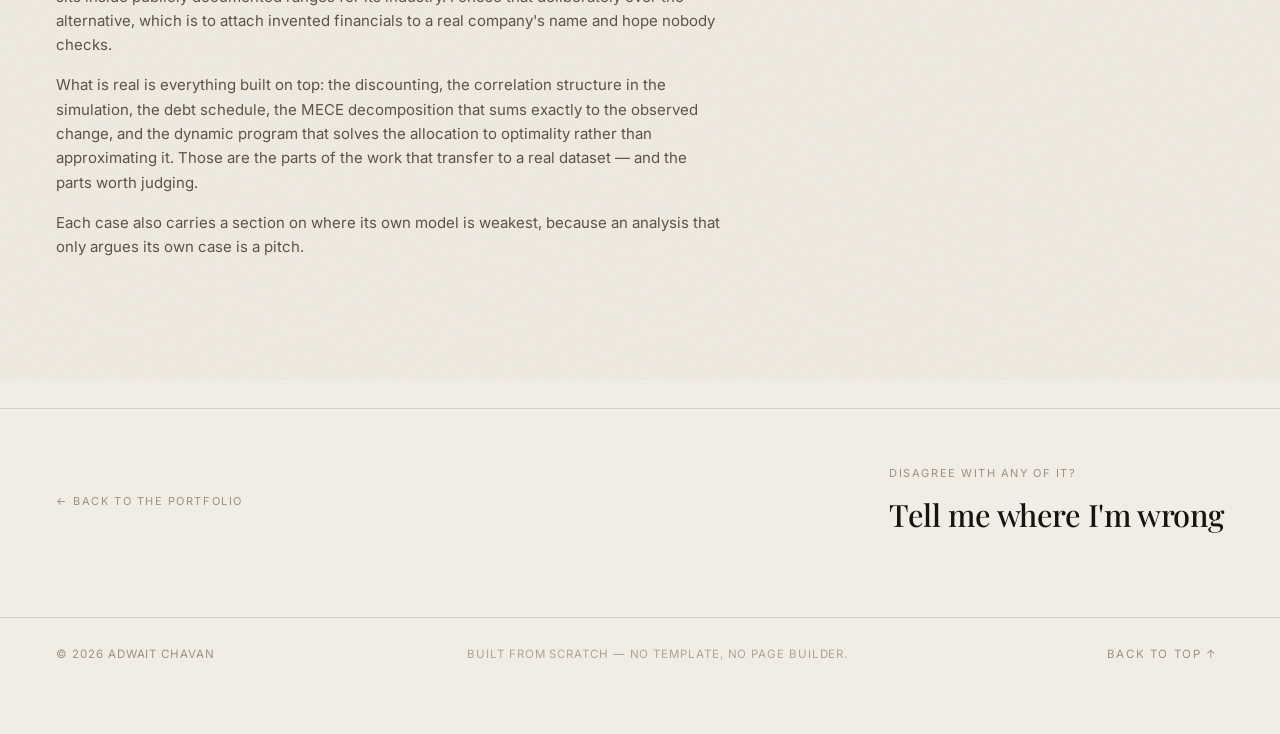
<file: case-studies/index.html>
<!doctype html>
<html lang="en" class="no-js" data-theme="light">
<head>
<meta charset="utf-8" />
<script>document.documentElement.classList.remove("no-js");document.documentElement.classList.add("js");</script>
<meta name="viewport" content="width=device-width, initial-scale=1, viewport-fit=cover" />
<title>Case Studies — Adwait Chavan</title>
<meta name="description" content="Three worked case studies in finance, consulting and strategy — each with a live model you can drive: a DCF with Monte Carlo, a margin bridge with cost-to-serve, and a portfolio optimiser." />
<meta name="author" content="Adwait Chavan" />
<meta name="theme-color" content="#F2EDE4" />

<meta property="og:type" content="website" />
<meta property="og:title" content="Case Studies — Adwait Chavan" />
<meta property="og:description" content="Finance, consulting and strategy — three decisions, three working models, no spreadsheets required." />
<meta property="og:image" content="../assets/img/og-image.jpg" />
<meta name="twitter:card" content="summary_large_image" />

<link rel="icon" href="data:image/svg+xml,%3Csvg xmlns='http://www.w3.org/2000/svg' viewBox='0 0 100 100'%3E%3Crect width='100' height='100' rx='22' fill='%23C1512A'/%3E%3Ctext x='50' y='68' font-family='Georgia,serif' font-size='54' font-weight='700' fill='%23F5F1E8' text-anchor='middle'%3EA%3C/text%3E%3C/svg%3E" />
<link rel="preconnect" href="https://fonts.googleapis.com" />
<link rel="preconnect" href="https://fonts.gstatic.com" crossorigin />
<link href="https://fonts.googleapis.com/css2?family=Anton&family=Playfair+Display:ital,wght@0,400;0,500;0,600;0,700;1,400;1,500&family=Inter:wght@300;400;500;600&family=Mrs+Saint+Delafield&display=swap" rel="stylesheet" />
<link rel="stylesheet" href="../assets/css/style.css?v=20260921b" />
<link rel="stylesheet" href="../assets/css/case.css?v=20260921b" />
</head>
<body>

<div class="grain" aria-hidden="true"></div>
<div class="scroll-progress" aria-hidden="true"><i id="scrollBar"></i></div>
<div class="cursor" id="cursor" aria-hidden="true"><span class="cursor__label" id="cursorLabel"></span></div>
<div class="cursor-dot" id="cursorDot" aria-hidden="true"></div>

<header class="nav" id="nav">
  <a class="nav__mark magnetic" href="../index.html" aria-label="Adwait Chavan, home">
    <span class="nav__mark-box">AC</span>
    <span class="nav__mark-txt">Adwait&nbsp;Chavan</span>
  </a>
  <nav class="nav__links" aria-label="Primary">
    <a href="../index.html#work">Work</a>
    <a href="index.html" aria-current="page">Case Studies</a>
    <a href="../index.html#experience">Experience</a>
    <a href="../index.html#skills">Skills</a>
    <a href="../index.html#beyond">Beyond</a>
  </nav>
  <div class="nav__right">
    <button class="theme-toggle magnetic" id="themeToggle" aria-label="Toggle colour theme" title="Toggle theme">
      <svg viewBox="0 0 24 24" class="ico-sun" aria-hidden="true"><circle cx="12" cy="12" r="4.5"/><g><line x1="12" y1="1.5" x2="12" y2="4"/><line x1="12" y1="20" x2="12" y2="22.5"/><line x1="1.5" y1="12" x2="4" y2="12"/><line x1="20" y1="12" x2="22.5" y2="12"/><line x1="4.4" y1="4.4" x2="6.2" y2="6.2"/><line x1="17.8" y1="17.8" x2="19.6" y2="19.6"/><line x1="4.4" y1="19.6" x2="6.2" y2="17.8"/><line x1="17.8" y1="6.2" x2="19.6" y2="4.4"/></g></svg>
      <svg viewBox="0 0 24 24" class="ico-moon" aria-hidden="true"><path d="M20 14.2A8.4 8.4 0 0 1 9.8 4 8.6 8.6 0 1 0 20 14.2Z"/></svg>
    </button>
    <a class="btn btn--sm magnetic" href="../assets/docs/Adwait-Chavan-Resume.pdf" target="_blank" rel="noopener" data-cursor="Open">
      Résumé <svg viewBox="0 0 16 16" aria-hidden="true"><path d="M4 12L12 4M12 4H6M12 4v6"/></svg>
    </a>
  </div>
</header>

<main>

<header class="chero">
  <div class="chero__crumb">
    <a href="../index.html">Home</a><i>/</i><span>Case Studies</span>
  </div>
  <p class="chero__kind">Worked problems</p>
  <h1 class="chero__title">Case <span class="serif">studies</span></h1>
  <p class="chero__standfirst">
    Three decisions I found interesting enough to actually model — one in finance, one
    in consulting, one in strategy. Each is a full analysis with a live model attached,
    so you can move the assumptions and watch the recommendation change.
  </p>

  <div class="chero__meta">
    <div><span>Pieces</span><b>3 case studies</b></div>
    <div><span>Models</span><b>5 interactive labs</b></div>
    <div><span>Dependencies</span><b>None — vanilla JS</b></div>
    <div><span>Data</span><b>Illustrative composites</b></div>
  </div>
</header>

<div class="cbody">

<section class="cblock" style="border-top:0">
  <div class="prose">
    <p>
      Most portfolio case studies are screenshots of a spreadsheet someone can no longer
      open. These are not. Every figure on every page — the discount rates, the ten-thousand-trial
      simulation, the knapsack that picks nine initiatives out of twelve — is computed in your
      browser when the page loads, from models I wrote from scratch with no charting library
      and no framework.
    </p>
    <p>
      That is partly a craft decision and partly an honest one. If a case study cannot survive
      you moving its assumptions, it was never analysis. It was a conclusion with decoration.
    </p>
  </div>

  <div class="cgrid">

    <a class="ccard" href="finance-hospital-valuation.html" data-cursor="Read">
      <span class="ccard__kind">01 — Finance</span>
      <h2 class="ccard__title">What is a hospital system actually worth?</h2>
      <p class="ccard__sum">
        A four-hospital regional operator is on the block at $1.45B. The DCF says yes by 3%.
        Ten thousand Monte Carlo trials say it is a coin flip, and the LBO says a sponsor
        cannot get there at all. The $140M gap between those two buyers is the whole deal.
      </p>
      <div class="ccard__tools">
        <span>DCF</span><span>Monte Carlo</span><span>LBO</span><span>Sensitivity</span>
      </div>
      <span class="ccard__foot">
        Read the case
        <svg viewBox="0 0 24 24" aria-hidden="true"><path d="M5 19L19 5M19 5H9M19 5v10"/></svg>
      </span>
    </a>

    <a class="ccard" href="consulting-cost-to-serve.html" data-cursor="Read">
      <span class="ccard__kind">02 — Consulting</span>
      <h2 class="ccard__title">Where did 420 basis points go?</h2>
      <p class="ccard__sum">
        A last-mile carrier grew revenue 18% and lost 420bps of margin doing it. A MECE bridge
        and a bottom-up cost-to-serve build locate the segment that ate the difference — and
        the compensation plan that kept feeding it.
      </p>
      <div class="ccard__tools">
        <span>Profit bridge</span><span>Cost to serve</span><span>Elasticity</span><span>Driver tree</span>
      </div>
      <span class="ccard__foot">
        Read the case
        <svg viewBox="0 0 24 24" aria-hidden="true"><path d="M5 19L19 5M19 5H9M19 5v10"/></svg>
      </span>
    </a>

    <a class="ccard" href="strategy-ai-portfolio.html" data-cursor="Read">
      <span class="ccard__kind">03 — Strategy</span>
      <h2 class="ccard__title">Twelve AI bets, one budget</h2>
      <p class="ccard__sum">
        Every prioritisation workshop ends at the same 2×2. Solved properly as a constrained
        allocation problem, the same $18M buys 46% more expected value — and the two initiatives
        with the biggest headline numbers never get funded.
      </p>
      <div class="ccard__tools">
        <span>Risk-adjusted NPV</span><span>0/1 knapsack</span><span>Real options</span>
      </div>
      <span class="ccard__foot">
        Read the case
        <svg viewBox="0 0 24 24" aria-hidden="true"><path d="M5 19L19 5M19 5H9M19 5v10"/></svg>
      </span>
    </a>

  </div>
</section>

<section class="cblock">
  <div class="cblock__head">
    <span class="cblock__no">—</span>
    <h2 class="cblock__title">A note on the data</h2>
  </div>
  <div class="prose">
    <p>
      Every company in these three pieces is an <strong>illustrative composite</strong>, built
      so its operating profile sits inside publicly documented ranges for its industry. I chose
      that deliberately over the alternative, which is to attach invented financials to a real
      company's name and hope nobody checks.
    </p>
    <p>
      What is real is everything built on top: the discounting, the correlation structure in the
      simulation, the debt schedule, the MECE decomposition that sums exactly to the observed
      change, and the dynamic program that solves the allocation to optimality rather than
      approximating it. Those are the parts of the work that transfer to a real dataset — and
      the parts worth judging.
    </p>
    <p>
      Each case also carries a section on where its own model is weakest, because an analysis
      that only argues its own case is a pitch.
    </p>
  </div>
</section>

</div>

<nav class="cnext">
  <a href="../index.html">
    <span class="cnext__l">← Back to the portfolio</span>
  </a>
  <a href="mailto:adwaitc07@gmail.com?subject=Your%20case%20studies" data-cursor="Write">
    <span class="cnext__l">Disagree with any of it?</span>
    <span class="cnext__t">Tell me where I'm wrong</span>
  </a>
</nav>

</main>

<footer class="footer">
  <span>© <span id="year">2026</span> Adwait Chavan</span>
  <span class="footer__mid">Built from scratch — no template, no page builder.</span>
  <button class="totop magnetic" id="toTop" data-cursor="Top">Back to top ↑</button>
</footer>

<aside class="statusbar" aria-label="Contact details">
  <span class="sb__item sb__loc">
    <i class="sb__pin" aria-hidden="true"></i>
    <b class="sb__full">Based in the United States</b><b class="sb__short">United States</b>
  </span>
  <span class="sb__item sb__clock">
    <i class="sb__pulse" aria-hidden="true"></i>
    <b><span id="clock">--:--:--</span></b>
  </span>
  <a class="sb__item" href="https://www.linkedin.com/in/adwait-chavan-65b953113/" target="_blank" rel="noopener" data-cursor="Open"><b>LinkedIn</b></a>
  <a class="sb__item" href="mailto:adwaitc07@gmail.com" data-cursor="Mail">
    <b class="sb__full">adwaitc07@gmail.com</b><b class="sb__short">Email</b>
  </a>
</aside>

<script src="../assets/js/main.js?v=20260921b"></script>
</body>
</html>
</file>
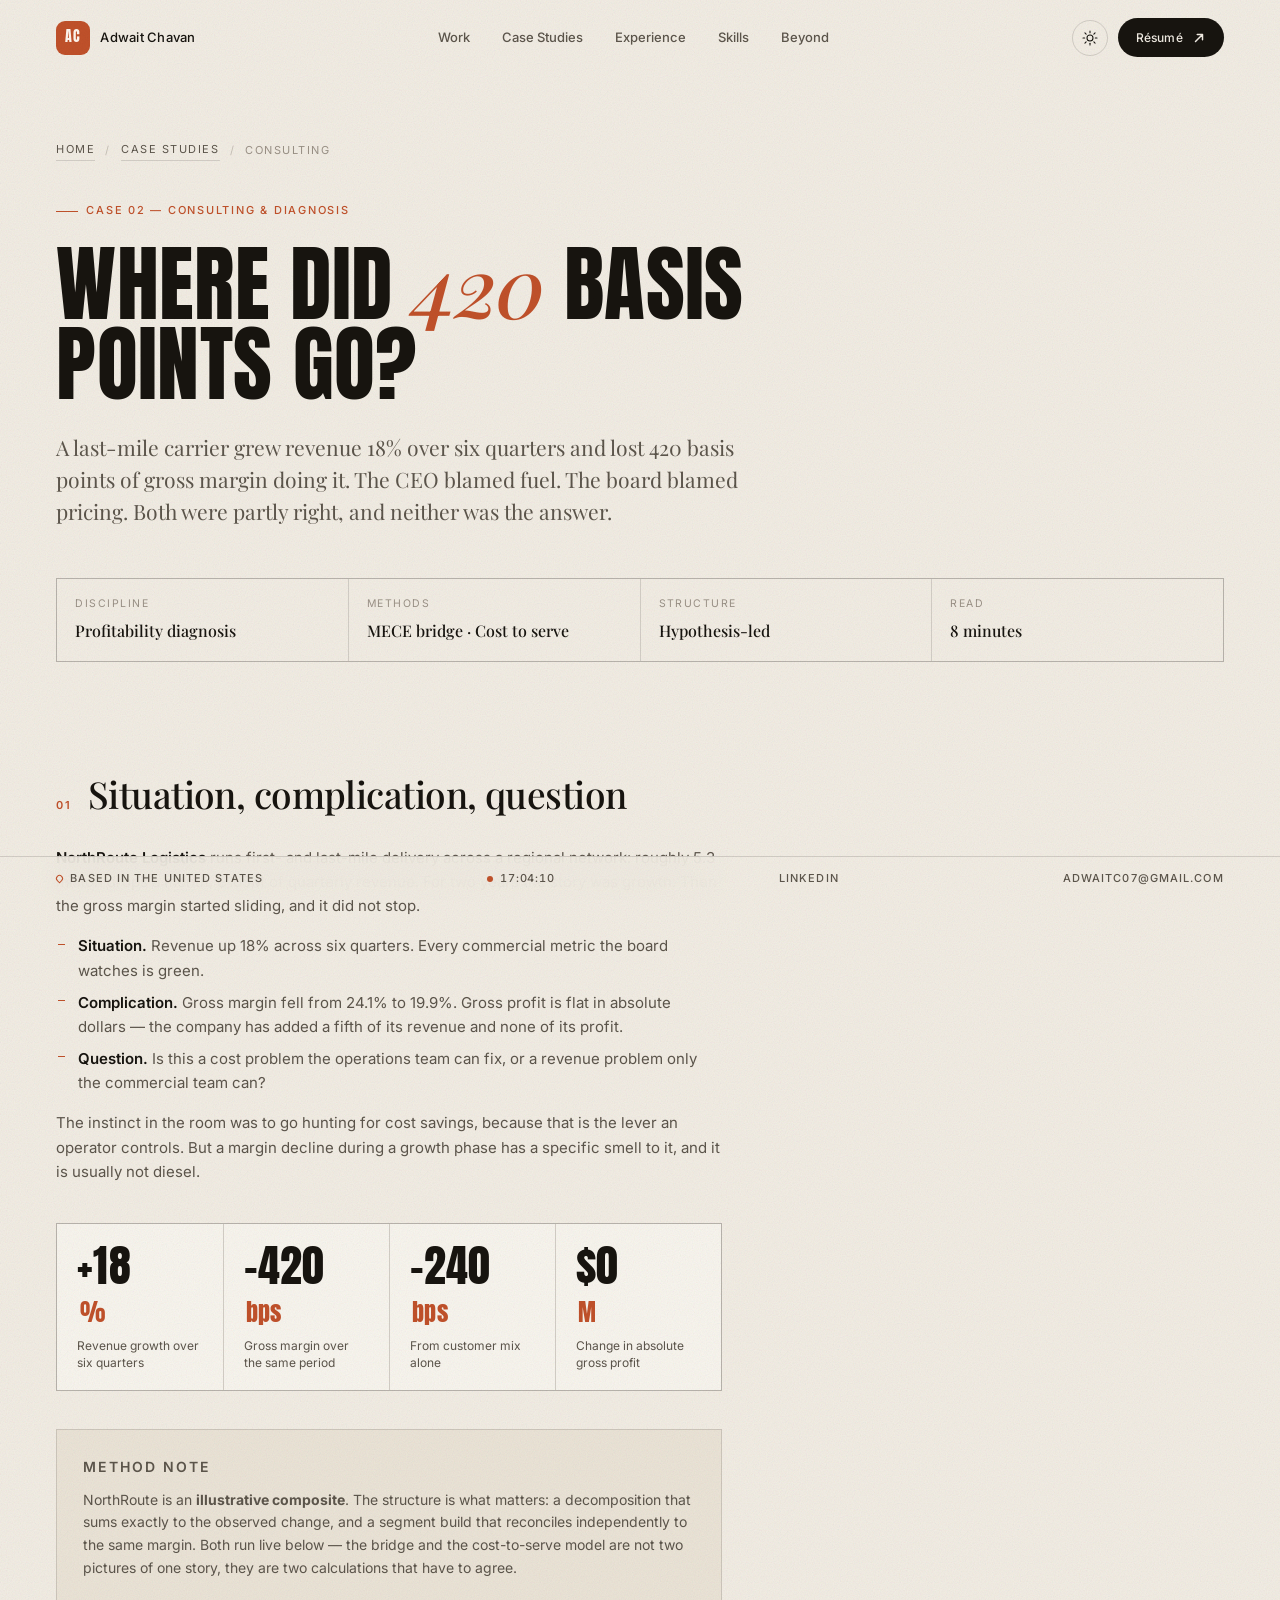
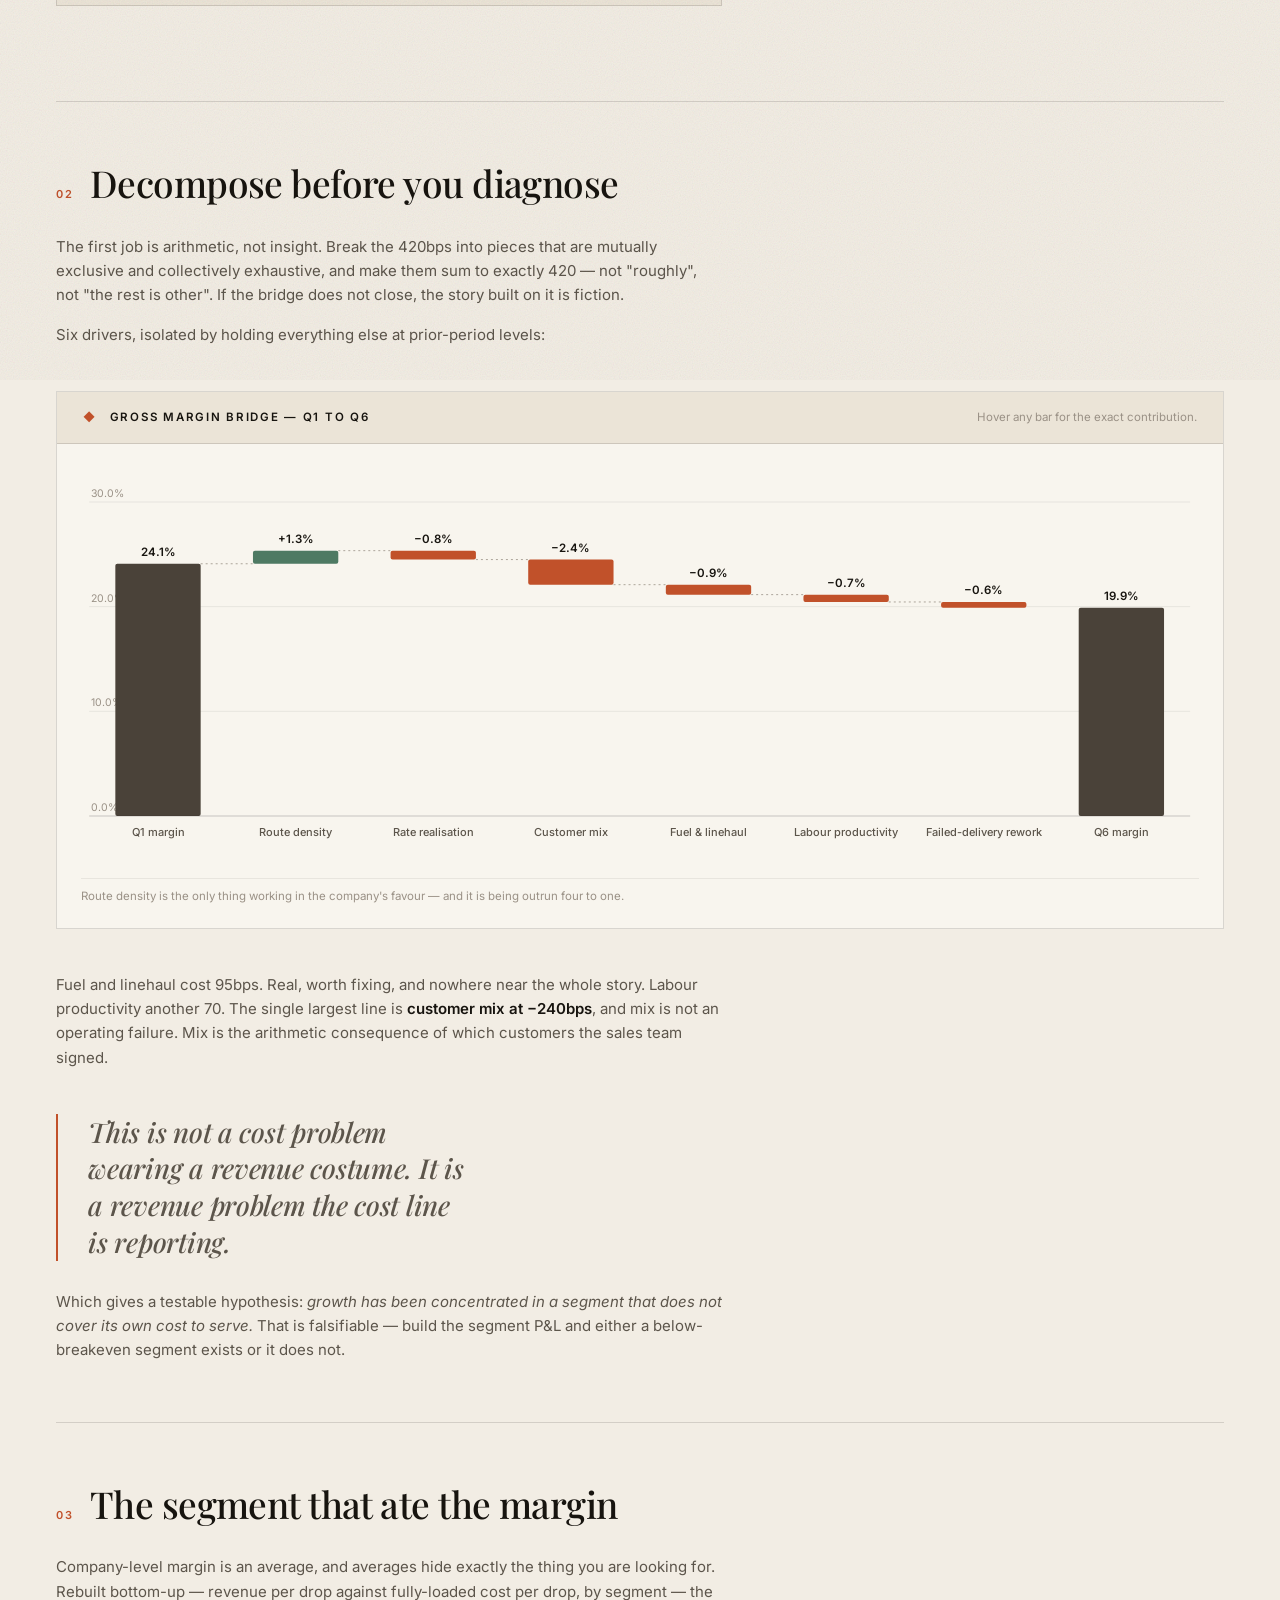
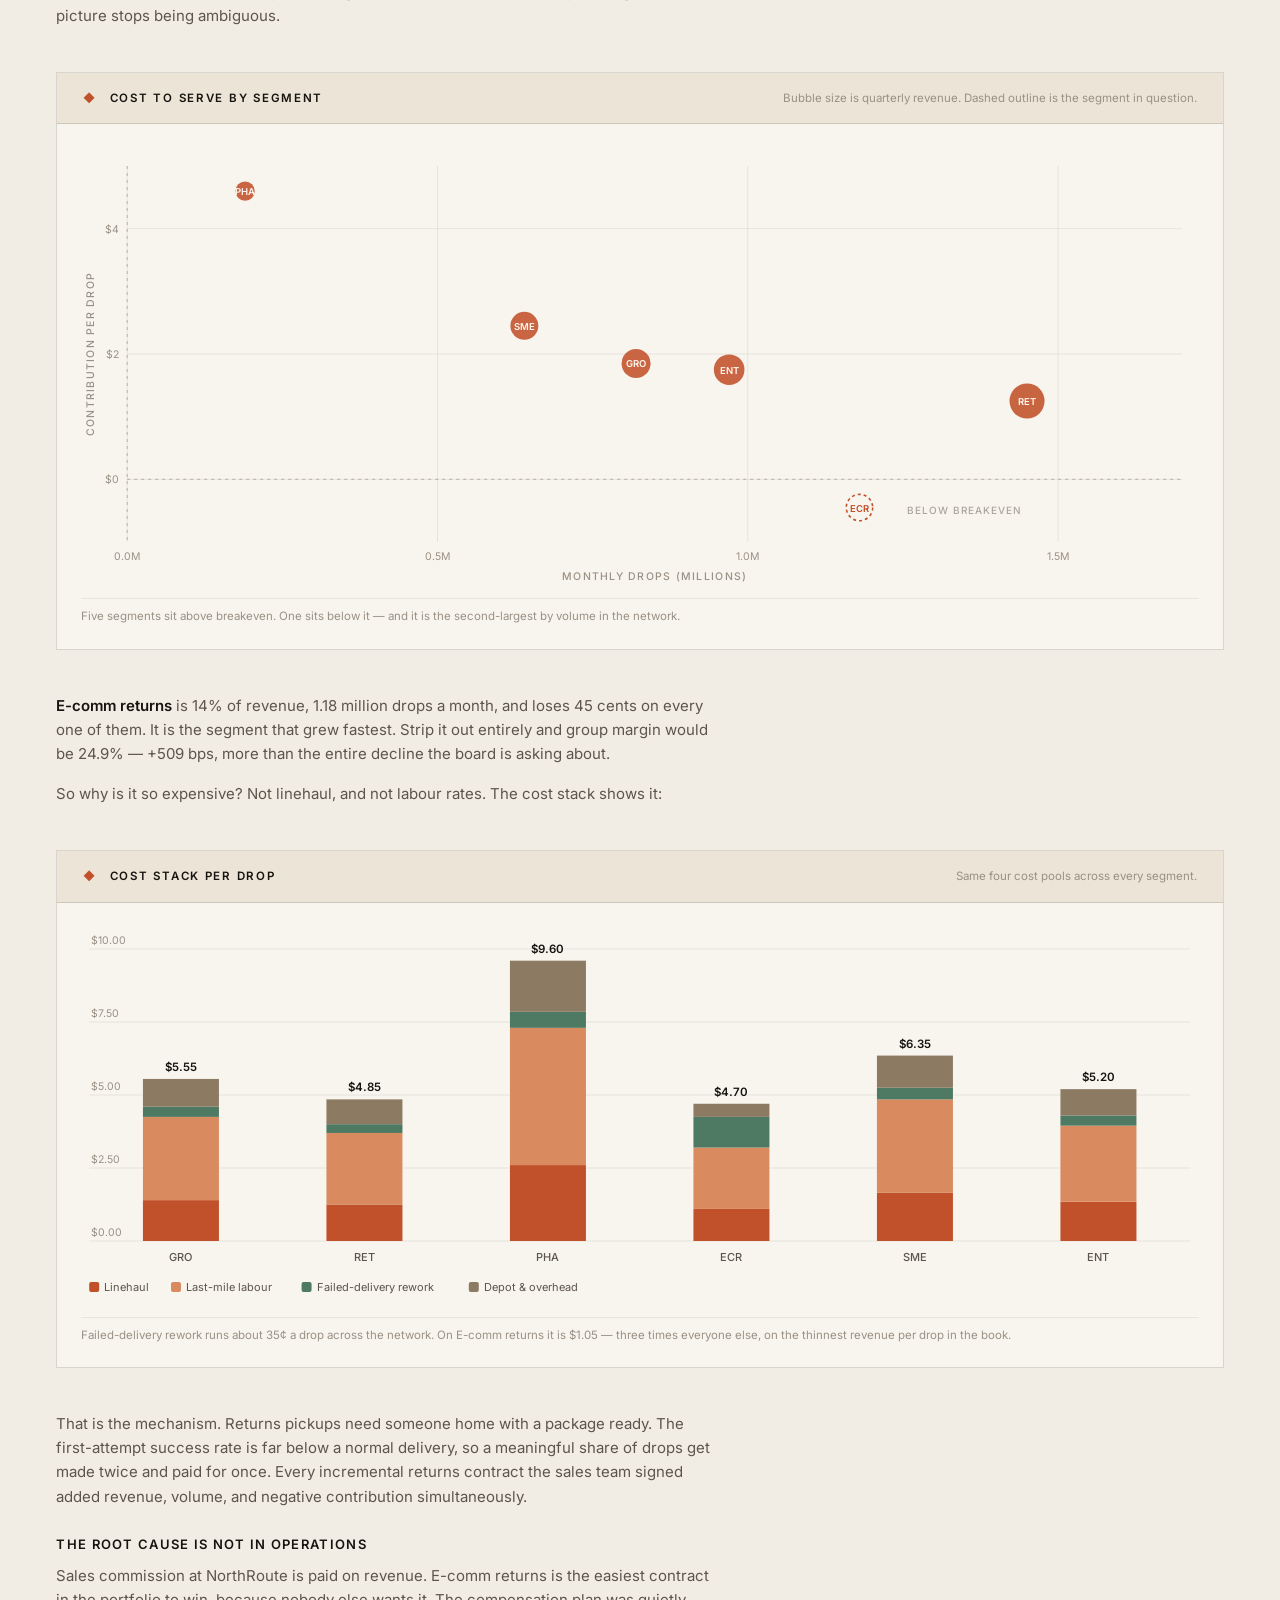
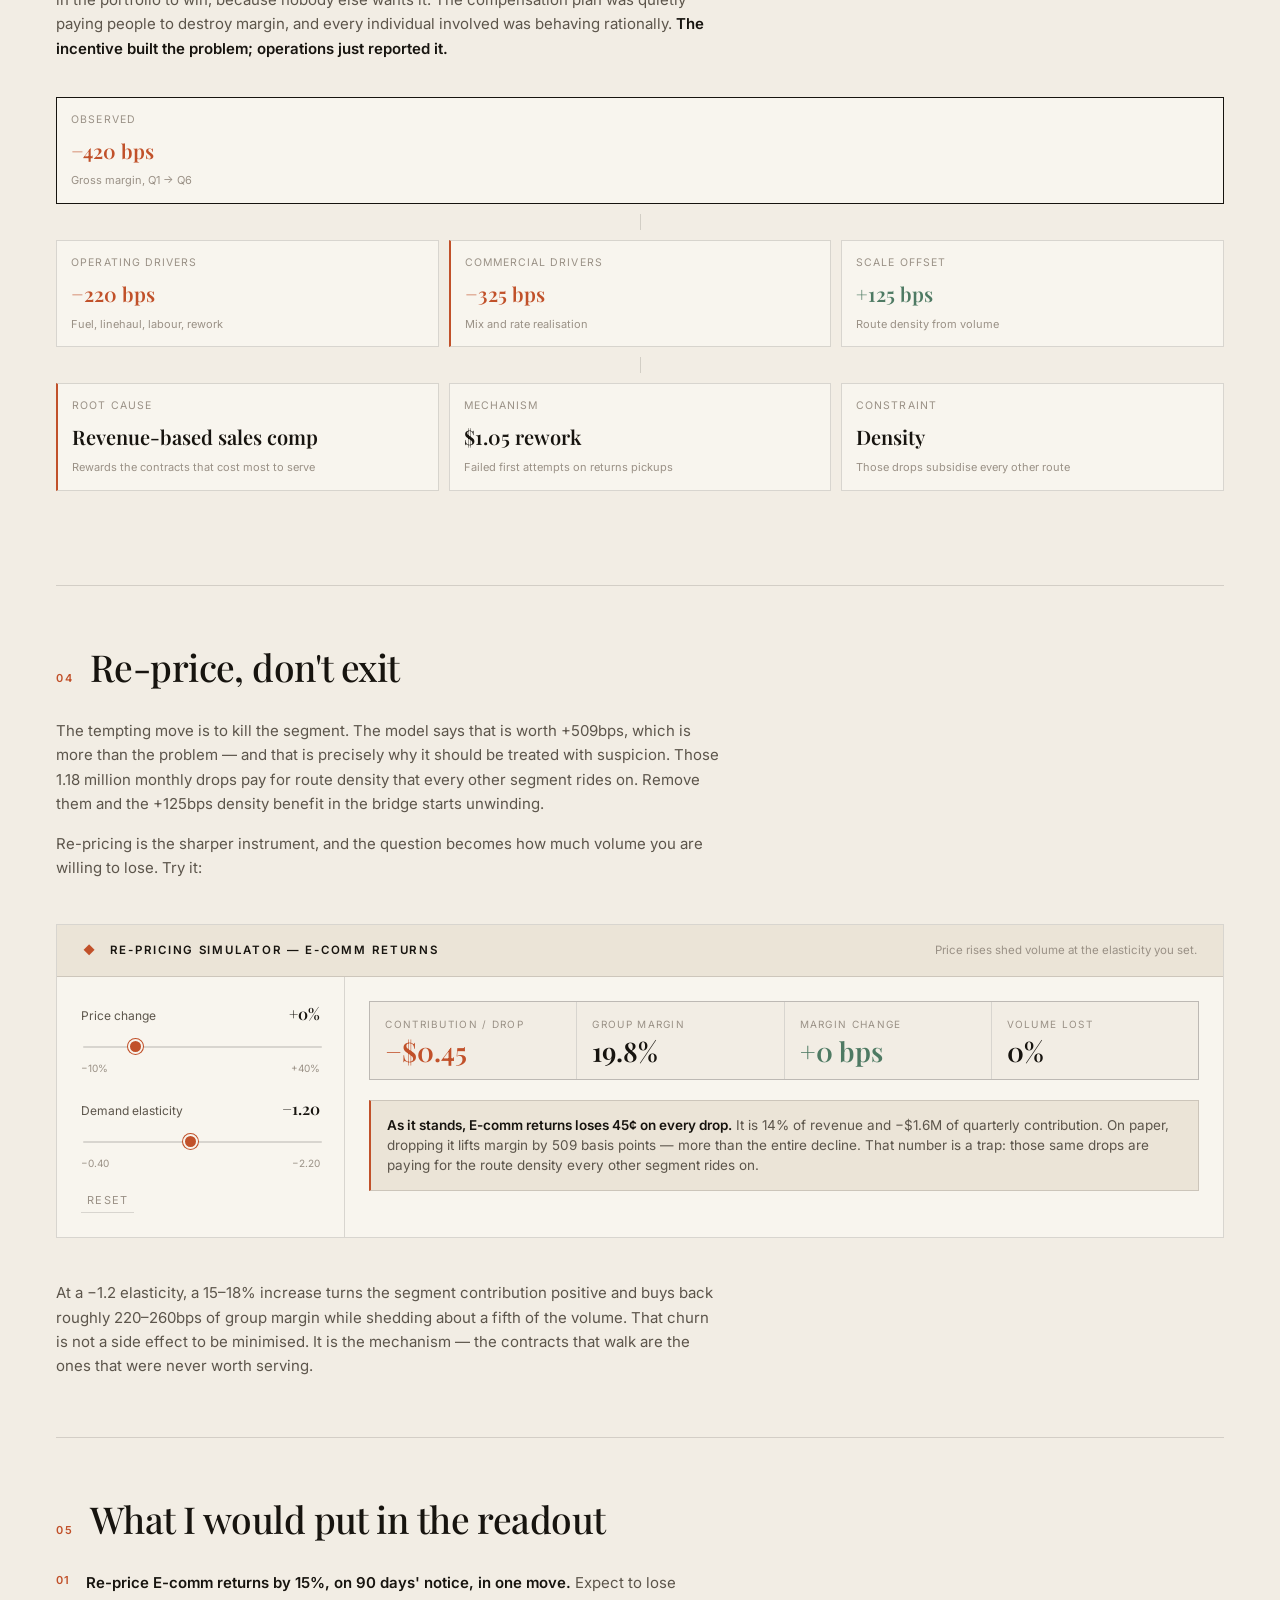
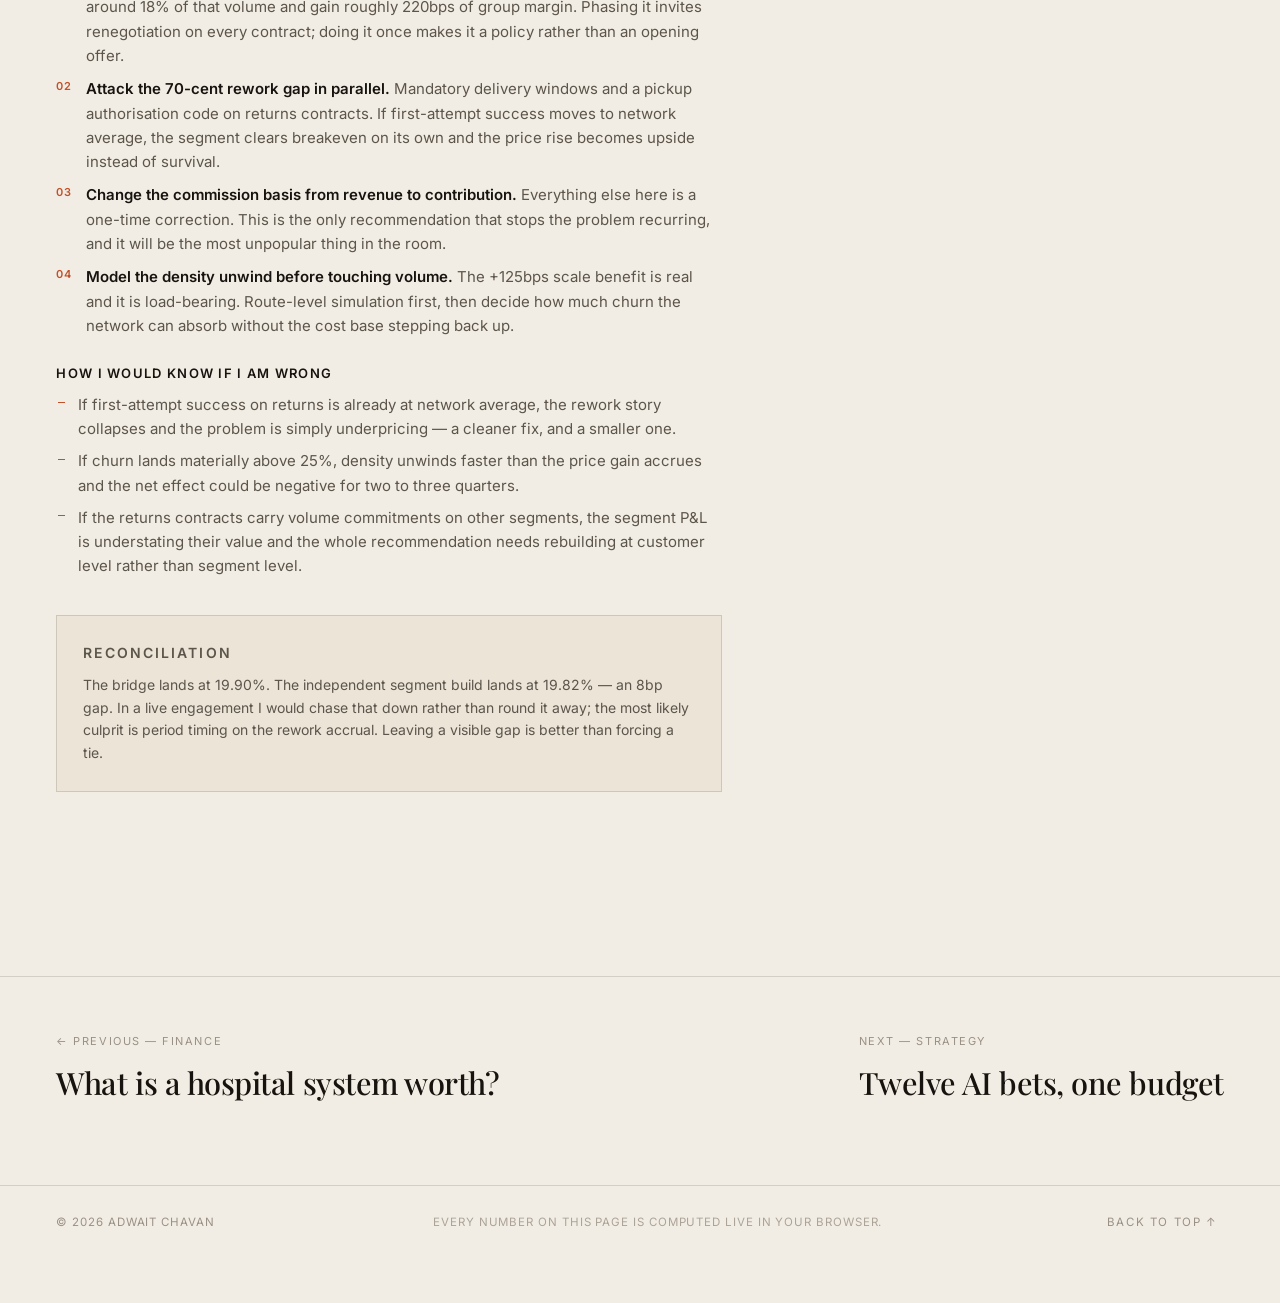
<file: case-studies/consulting-cost-to-serve.html>
<!doctype html>
<html lang="en" class="no-js" data-theme="light">
<head>
<meta charset="utf-8" />
<script>document.documentElement.classList.remove("no-js");document.documentElement.classList.add("js");</script>
<meta name="viewport" content="width=device-width, initial-scale=1, viewport-fit=cover" />
<title>Where did 420 basis points go? — Adwait Chavan</title>
<meta name="description" content="A last-mile carrier grew revenue 18% and lost 420bps of margin doing it. A MECE profit bridge and a cost-to-serve build find the segment that ate the difference." />
<meta name="author" content="Adwait Chavan" />
<meta name="theme-color" content="#F2EDE4" />

<meta property="og:type" content="article" />
<meta property="og:title" content="Where did 420 basis points go?" />
<meta property="og:description" content="The company grew its way into a margin problem. Here is the decomposition that proves it." />
<meta property="og:image" content="../assets/img/og-image.jpg" />
<meta name="twitter:card" content="summary_large_image" />

<link rel="icon" href="data:image/svg+xml,%3Csvg xmlns='http://www.w3.org/2000/svg' viewBox='0 0 100 100'%3E%3Crect width='100' height='100' rx='22' fill='%23C1512A'/%3E%3Ctext x='50' y='68' font-family='Georgia,serif' font-size='54' font-weight='700' fill='%23F5F1E8' text-anchor='middle'%3EA%3C/text%3E%3C/svg%3E" />
<link rel="preconnect" href="https://fonts.googleapis.com" />
<link rel="preconnect" href="https://fonts.gstatic.com" crossorigin />
<link href="https://fonts.googleapis.com/css2?family=Anton&family=Playfair+Display:ital,wght@0,400;0,500;0,600;0,700;1,400;1,500&family=Inter:wght@300;400;500;600&family=Mrs+Saint+Delafield&display=swap" rel="stylesheet" />
<link rel="stylesheet" href="../assets/css/style.css?v=20260921b" />
<link rel="stylesheet" href="../assets/css/case.css?v=20260921b" />
</head>
<body>

<div class="grain" aria-hidden="true"></div>
<div class="scroll-progress" aria-hidden="true"><i id="scrollBar"></i></div>
<div class="cursor" id="cursor" aria-hidden="true"><span class="cursor__label" id="cursorLabel"></span></div>
<div class="cursor-dot" id="cursorDot" aria-hidden="true"></div>

<header class="nav" id="nav">
  <a class="nav__mark magnetic" href="../index.html" aria-label="Adwait Chavan, home">
    <span class="nav__mark-box">AC</span>
    <span class="nav__mark-txt">Adwait&nbsp;Chavan</span>
  </a>
  <nav class="nav__links" aria-label="Primary">
    <a href="../index.html#work">Work</a>
    <a href="index.html">Case Studies</a>
    <a href="../index.html#experience">Experience</a>
    <a href="../index.html#skills">Skills</a>
    <a href="../index.html#beyond">Beyond</a>
  </nav>
  <div class="nav__right">
    <button class="theme-toggle magnetic" id="themeToggle" aria-label="Toggle colour theme" title="Toggle theme">
      <svg viewBox="0 0 24 24" class="ico-sun" aria-hidden="true"><circle cx="12" cy="12" r="4.5"/><g><line x1="12" y1="1.5" x2="12" y2="4"/><line x1="12" y1="20" x2="12" y2="22.5"/><line x1="1.5" y1="12" x2="4" y2="12"/><line x1="20" y1="12" x2="22.5" y2="12"/><line x1="4.4" y1="4.4" x2="6.2" y2="6.2"/><line x1="17.8" y1="17.8" x2="19.6" y2="19.6"/><line x1="4.4" y1="19.6" x2="6.2" y2="17.8"/><line x1="17.8" y1="6.2" x2="19.6" y2="4.4"/></g></svg>
      <svg viewBox="0 0 24 24" class="ico-moon" aria-hidden="true"><path d="M20 14.2A8.4 8.4 0 0 1 9.8 4 8.6 8.6 0 1 0 20 14.2Z"/></svg>
    </button>
    <a class="btn btn--sm magnetic" href="../assets/docs/Adwait-Chavan-Resume.pdf" target="_blank" rel="noopener" data-cursor="Open">
      Résumé <svg viewBox="0 0 16 16" aria-hidden="true"><path d="M4 12L12 4M12 4H6M12 4v6"/></svg>
    </a>
  </div>
</header>

<main>

<header class="chero">
  <div class="chero__crumb">
    <a href="../index.html">Home</a><i>/</i><a href="index.html">Case Studies</a><i>/</i><span>Consulting</span>
  </div>
  <p class="chero__kind">Case 02 — Consulting &amp; Diagnosis</p>
  <h1 class="chero__title">
    Where did <span class="serif">420</span> basis points go?
  </h1>
  <p class="chero__standfirst">
    A last-mile carrier grew revenue 18% over six quarters and lost 420 basis points of
    gross margin doing it. The CEO blamed fuel. The board blamed pricing. Both were
    partly right, and neither was the answer.
  </p>

  <div class="chero__meta">
    <div><span>Discipline</span><b>Profitability diagnosis</b></div>
    <div><span>Methods</span><b>MECE bridge · Cost to serve</b></div>
    <div><span>Structure</span><b>Hypothesis-led</b></div>
    <div><span>Read</span><b>8 minutes</b></div>
  </div>
</header>

<div class="cbody">

<!-- ============ 01 SITUATION ============ -->
<section class="cblock">
  <div class="cblock__head">
    <span class="cblock__no">01</span>
    <h2 class="cblock__title">Situation, complication, question</h2>
  </div>
  <div class="prose">
    <p>
      <strong>NorthRoute Logistics</strong> runs first- and last-mile delivery across a regional
      network: roughly 5.3 million drops a month, $105M of quarterly revenue. For two years the
      story was growth. Then the gross margin started sliding, and it did not stop.
    </p>
    <ul>
      <li><strong>Situation.</strong> Revenue up 18% across six quarters. Every commercial metric the board watches is green.</li>
      <li><strong>Complication.</strong> Gross margin fell from 24.1% to 19.9%. Gross profit is flat in absolute dollars — the company has added a fifth of its revenue and none of its profit.</li>
      <li><strong>Question.</strong> Is this a cost problem the operations team can fix, or a revenue problem only the commercial team can?</li>
    </ul>
    <p>
      The instinct in the room was to go hunting for cost savings, because that is the lever
      an operator controls. But a margin decline during a growth phase has a specific smell to
      it, and it is usually not diesel.
    </p>

    <div class="kpis">
      <div><b>+18<span class="u">%</span></b><span>Revenue growth over six quarters</span></div>
      <div><b>−420<span class="u">bps</span></b><span>Gross margin over the same period</span></div>
      <div><b>−240<span class="u">bps</span></b><span>From customer mix alone</span></div>
      <div><b>$0<span class="u">M</span></b><span>Change in absolute gross profit</span></div>
    </div>
  </div>

  <div class="note">
    <p class="note__k">Method note</p>
    <p>
      NorthRoute is an <strong>illustrative composite</strong>. The structure is what matters:
      a decomposition that sums exactly to the observed change, and a segment build that
      reconciles independently to the same margin. Both run live below — the bridge and the
      cost-to-serve model are not two pictures of one story, they are two calculations that
      have to agree.
    </p>
  </div>
</section>

<!-- ============ 02 THE BRIDGE ============ -->
<section class="cblock">
  <div class="cblock__head">
    <span class="cblock__no">02</span>
    <h2 class="cblock__title">Decompose before you diagnose</h2>
  </div>
  <div class="prose">
    <p>
      The first job is arithmetic, not insight. Break the 420bps into pieces that are mutually
      exclusive and collectively exhaustive, and make them sum to exactly 420 — not "roughly",
      not "the rest is other". If the bridge does not close, the story built on it is fiction.
    </p>
    <p>
      Six drivers, isolated by holding everything else at prior-period levels:
    </p>
  </div>

  <div class="lab">
    <div class="lab__head">
      <span class="lab__title"><i>◆</i> Gross margin bridge — Q1 to Q6</span>
      <span class="lab__hint">Hover any bar for the exact contribution.</span>
    </div>
    <div class="lab__out">
      <div class="chart" id="bridgeChart"></div>
      <p class="chart__cap">
        Route density is the only thing working in the company's favour — and it is being
        outrun four to one.
      </p>
    </div>
  </div>

  <div class="prose">
    <p>
      Fuel and linehaul cost 95bps. Real, worth fixing, and nowhere near the whole story. Labour
      productivity another 70. The single largest line is <strong>customer mix at −240bps</strong>,
      and mix is not an operating failure. Mix is the arithmetic consequence of which customers
      the sales team signed.
    </p>
    <p class="pull">This is not a cost problem wearing a revenue costume. It is a revenue problem the cost line is reporting.</p>
    <p>
      Which gives a testable hypothesis: <em>growth has been concentrated in a segment that does
      not cover its own cost to serve.</em> That is falsifiable — build the segment P&amp;L and
      either a below-breakeven segment exists or it does not.
    </p>
  </div>
</section>

<!-- ============ 03 COST TO SERVE ============ -->
<section class="cblock" id="ctsLab">
  <div class="cblock__head">
    <span class="cblock__no">03</span>
    <h2 class="cblock__title">The segment that ate the margin</h2>
  </div>
  <div class="prose">
    <p>
      Company-level margin is an average, and averages hide exactly the thing you are looking
      for. Rebuilt bottom-up — revenue per drop against fully-loaded cost per drop, by segment —
      the picture stops being ambiguous.
    </p>
  </div>

  <div class="lab">
    <div class="lab__head">
      <span class="lab__title"><i>◆</i> Cost to serve by segment</span>
      <span class="lab__hint">Bubble size is quarterly revenue. Dashed outline is the segment in question.</span>
    </div>
    <div class="lab__out">
      <div class="chart" id="ctsChart"></div>
      <p class="chart__cap">
        Five segments sit above breakeven. One sits below it — and it is the second-largest by
        volume in the network.
      </p>
    </div>
  </div>

  <div class="prose">
    <p>
      <strong>E-comm returns</strong> is <span id="ecrShare">14%</span> of revenue, 1.18 million
      drops a month, and loses 45 cents on every one of them. It is the segment that grew fastest.
      Strip it out entirely and group margin would be <span id="exMargin">24.9%</span> —
      <span id="exBps">+509 bps</span>, more than the entire decline the board is asking about.
    </p>
    <p>
      So why is it so expensive? Not linehaul, and not labour rates. The cost stack shows it:
    </p>
  </div>

  <div class="lab">
    <div class="lab__head">
      <span class="lab__title"><i>◆</i> Cost stack per drop</span>
      <span class="lab__hint">Same four cost pools across every segment.</span>
    </div>
    <div class="lab__out">
      <div class="chart" id="buildChart"></div>
      <p class="chart__cap">
        Failed-delivery rework runs about 35&cent; a drop across the network. On E-comm returns
        it is $1.05 — three times everyone else, on the thinnest revenue per drop in the book.
      </p>
    </div>
  </div>

  <div class="prose">
    <p>
      That is the mechanism. Returns pickups need someone home with a package ready. The
      first-attempt success rate is far below a normal delivery, so a meaningful share of drops
      get made twice and paid for once. Every incremental returns contract the sales team signed
      added revenue, volume, and negative contribution simultaneously.
    </p>

    <h3>The root cause is not in operations</h3>
    <p>
      Sales commission at NorthRoute is paid on revenue. E-comm returns is the easiest contract
      in the portfolio to win, because nobody else wants it. The compensation plan was quietly
      paying people to destroy margin, and every individual involved was behaving rationally.
      <strong>The incentive built the problem; operations just reported it.</strong>
    </p>
  </div>

  <div class="tree">
    <div class="tree__row">
      <div class="tree__node tree__node--root">
        <span>Observed</span><b class="is-neg">−420 bps</b>
        <small>Gross margin, Q1 → Q6</small>
      </div>
    </div>
    <div class="tree__join"></div>
    <div class="tree__row">
      <div class="tree__node"><span>Operating drivers</span><b class="is-neg">−220 bps</b><small>Fuel, linehaul, labour, rework</small></div>
      <div class="tree__node tree__node--lead"><span>Commercial drivers</span><b class="is-neg">−325 bps</b><small>Mix and rate realisation</small></div>
      <div class="tree__node"><span>Scale offset</span><b class="is-pos">+125 bps</b><small>Route density from volume</small></div>
    </div>
    <div class="tree__join"></div>
    <div class="tree__row">
      <div class="tree__node tree__node--lead"><span>Root cause</span><b>Revenue-based sales comp</b><small>Rewards the contracts that cost most to serve</small></div>
      <div class="tree__node"><span>Mechanism</span><b>$1.05 rework</b><small>Failed first attempts on returns pickups</small></div>
      <div class="tree__node"><span>Constraint</span><b>Density</b><small>Those drops subsidise every other route</small></div>
    </div>
  </div>
</section>

<!-- ============ 04 WHAT TO DO ============ -->
<section class="cblock">
  <div class="cblock__head">
    <span class="cblock__no">04</span>
    <h2 class="cblock__title">Re-price, don't exit</h2>
  </div>
  <div class="prose">
    <p>
      The tempting move is to kill the segment. The model says that is worth +509bps, which is
      more than the problem — and that is precisely why it should be treated with suspicion.
      Those 1.18 million monthly drops pay for route density that every other segment rides on.
      Remove them and the +125bps density benefit in the bridge starts unwinding.
    </p>
    <p>
      Re-pricing is the sharper instrument, and the question becomes how much volume you are
      willing to lose. Try it:
    </p>
  </div>

  <div class="lab">
    <div class="lab__head">
      <span class="lab__title"><i>◆</i> Re-pricing simulator — E-comm returns</span>
      <span class="lab__hint">Price rises shed volume at the elasticity you set.</span>
    </div>
    <div class="lab__grid">
      <div class="lab__controls">
        <div class="ctl">
          <label for="rePrice">Price change <b id="rePricev">+0%</b></label>
          <input type="range" id="rePrice" min="-10" max="40" value="0" step="1" />
          <div class="ctl__scale"><span>−10%</span><span>+40%</span></div>
        </div>
        <div class="ctl">
          <label for="elast">Demand elasticity <b id="elastv">−1.20</b></label>
          <input type="range" id="elast" min="40" max="220" value="120" step="5" />
          <div class="ctl__scale"><span>−0.40</span><span>−2.20</span></div>
        </div>
        <button class="lab__reset" id="ctsReset" type="button">Reset</button>
      </div>
      <div class="lab__out">
        <div class="readout">
          <div><span>Contribution / drop</span><b id="segCm">−$0.45</b></div>
          <div><span>Group margin</span><b id="newMargin">19.8%</b></div>
          <div><span>Margin change</span><b id="marginDelta">+0 bps</b></div>
          <div><span>Volume lost</span><b id="volLost">0%</b></div>
        </div>
        <div class="verdict" id="ctsVerdict"></div>
      </div>
    </div>
  </div>

  <div class="prose">
    <p>
      At a −1.2 elasticity, a 15–18% increase turns the segment contribution positive and buys
      back roughly 220–260bps of group margin while shedding about a fifth of the volume. That
      churn is not a side effect to be minimised. It is the mechanism — the contracts that walk
      are the ones that were never worth serving.
    </p>
  </div>
</section>

<!-- ============ 05 RECOMMENDATION ============ -->
<section class="cblock">
  <div class="cblock__head">
    <span class="cblock__no">05</span>
    <h2 class="cblock__title">What I would put in the readout</h2>
  </div>
  <div class="prose">
    <ol>
      <li>
        <strong>Re-price E-comm returns by 15%, on 90 days' notice, in one move.</strong>
        Expect to lose around 18% of that volume and gain roughly 220bps of group margin.
        Phasing it invites renegotiation on every contract; doing it once makes it a policy
        rather than an opening offer.
      </li>
      <li>
        <strong>Attack the 70-cent rework gap in parallel.</strong> Mandatory delivery windows
        and a pickup authorisation code on returns contracts. If first-attempt success moves to
        network average, the segment clears breakeven on its own and the price rise becomes
        upside instead of survival.
      </li>
      <li>
        <strong>Change the commission basis from revenue to contribution.</strong> Everything
        else here is a one-time correction. This is the only recommendation that stops the
        problem recurring, and it will be the most unpopular thing in the room.
      </li>
      <li>
        <strong>Model the density unwind before touching volume.</strong> The +125bps scale
        benefit is real and it is load-bearing. Route-level simulation first, then decide how
        much churn the network can absorb without the cost base stepping back up.
      </li>
    </ol>

    <h3>How I would know if I am wrong</h3>
    <ul>
      <li>If first-attempt success on returns is already at network average, the rework story
        collapses and the problem is simply underpricing — a cleaner fix, and a smaller one.</li>
      <li>If churn lands materially above 25%, density unwinds faster than the price gain
        accrues and the net effect could be negative for two to three quarters.</li>
      <li>If the returns contracts carry volume commitments on other segments, the segment P&amp;L
        is understating their value and the whole recommendation needs rebuilding at customer
        level rather than segment level.</li>
    </ul>
  </div>

  <div class="note">
    <p class="note__k">Reconciliation</p>
    <p>
      The bridge lands at 19.90%. The independent segment build lands at 19.82% — an 8bp gap.
      In a live engagement I would chase that down rather than round it away; the most likely
      culprit is period timing on the rework accrual. Leaving a visible gap is better than
      forcing a tie.
    </p>
  </div>
</section>

</div>

<nav class="cnext">
  <a href="finance-hospital-valuation.html" data-cursor="Read">
    <span class="cnext__l">← Previous — Finance</span>
    <span class="cnext__t">What is a hospital system worth?</span>
  </a>
  <a href="strategy-ai-portfolio.html" data-cursor="Read">
    <span class="cnext__l">Next — Strategy</span>
    <span class="cnext__t">Twelve AI bets, one budget</span>
  </a>
</nav>

</main>

<footer class="footer">
  <span>© <span id="year">2026</span> Adwait Chavan</span>
  <span class="footer__mid">Every number on this page is computed live in your browser.</span>
  <button class="totop magnetic" id="toTop" data-cursor="Top">Back to top ↑</button>
</footer>

<aside class="statusbar" aria-label="Contact details">
  <span class="sb__item sb__loc">
    <i class="sb__pin" aria-hidden="true"></i>
    <b class="sb__full">Based in the United States</b><b class="sb__short">United States</b>
  </span>
  <span class="sb__item sb__clock">
    <i class="sb__pulse" aria-hidden="true"></i>
    <b><span id="clock">--:--:--</span></b>
  </span>
  <a class="sb__item" href="https://www.linkedin.com/in/adwait-chavan-65b953113/" target="_blank" rel="noopener" data-cursor="Open"><b>LinkedIn</b></a>
  <a class="sb__item" href="mailto:adwaitc07@gmail.com" data-cursor="Mail">
    <b class="sb__full">adwaitc07@gmail.com</b><b class="sb__short">Email</b>
  </a>
</aside>

<script src="../assets/js/main.js?v=20260921b"></script>
<script src="../assets/js/charts.js?v=20260921b"></script>
<script src="../assets/js/case-consulting.js?v=20260921b"></script>
</body>
</html>
</file>
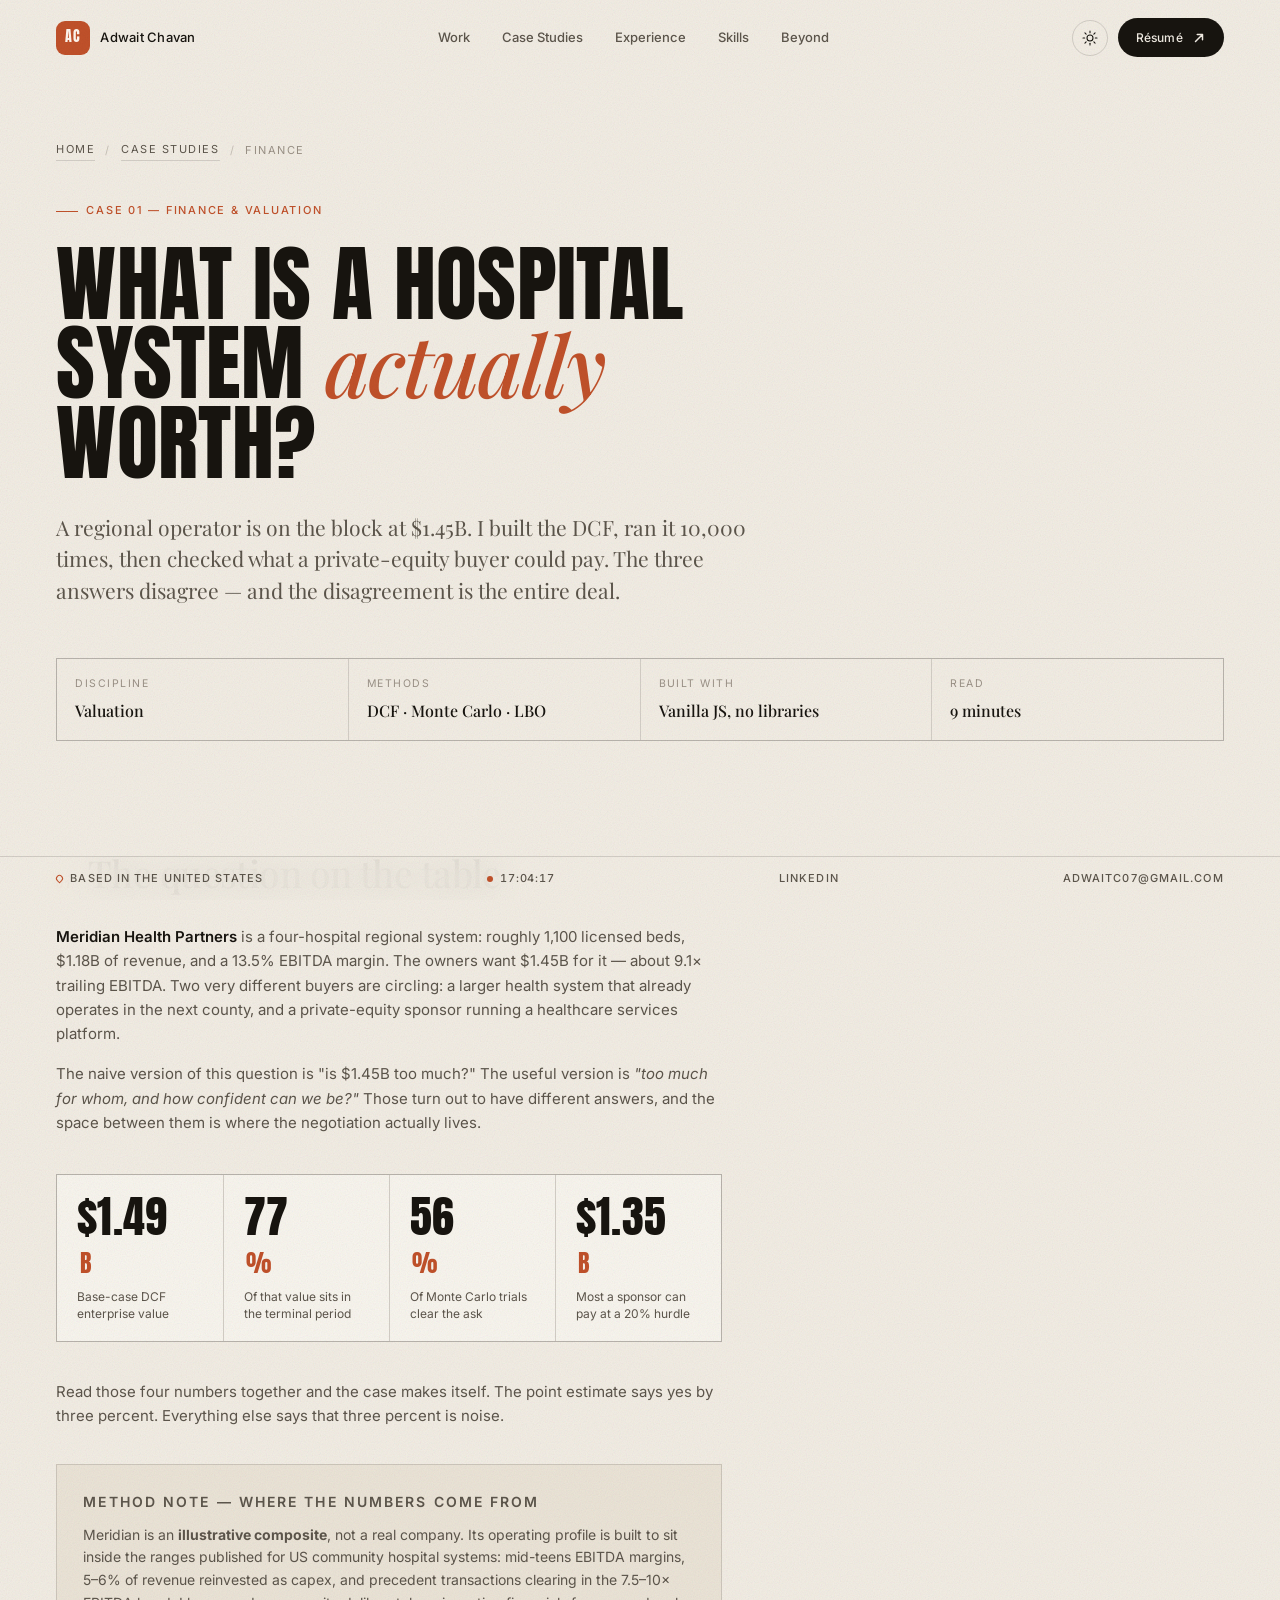
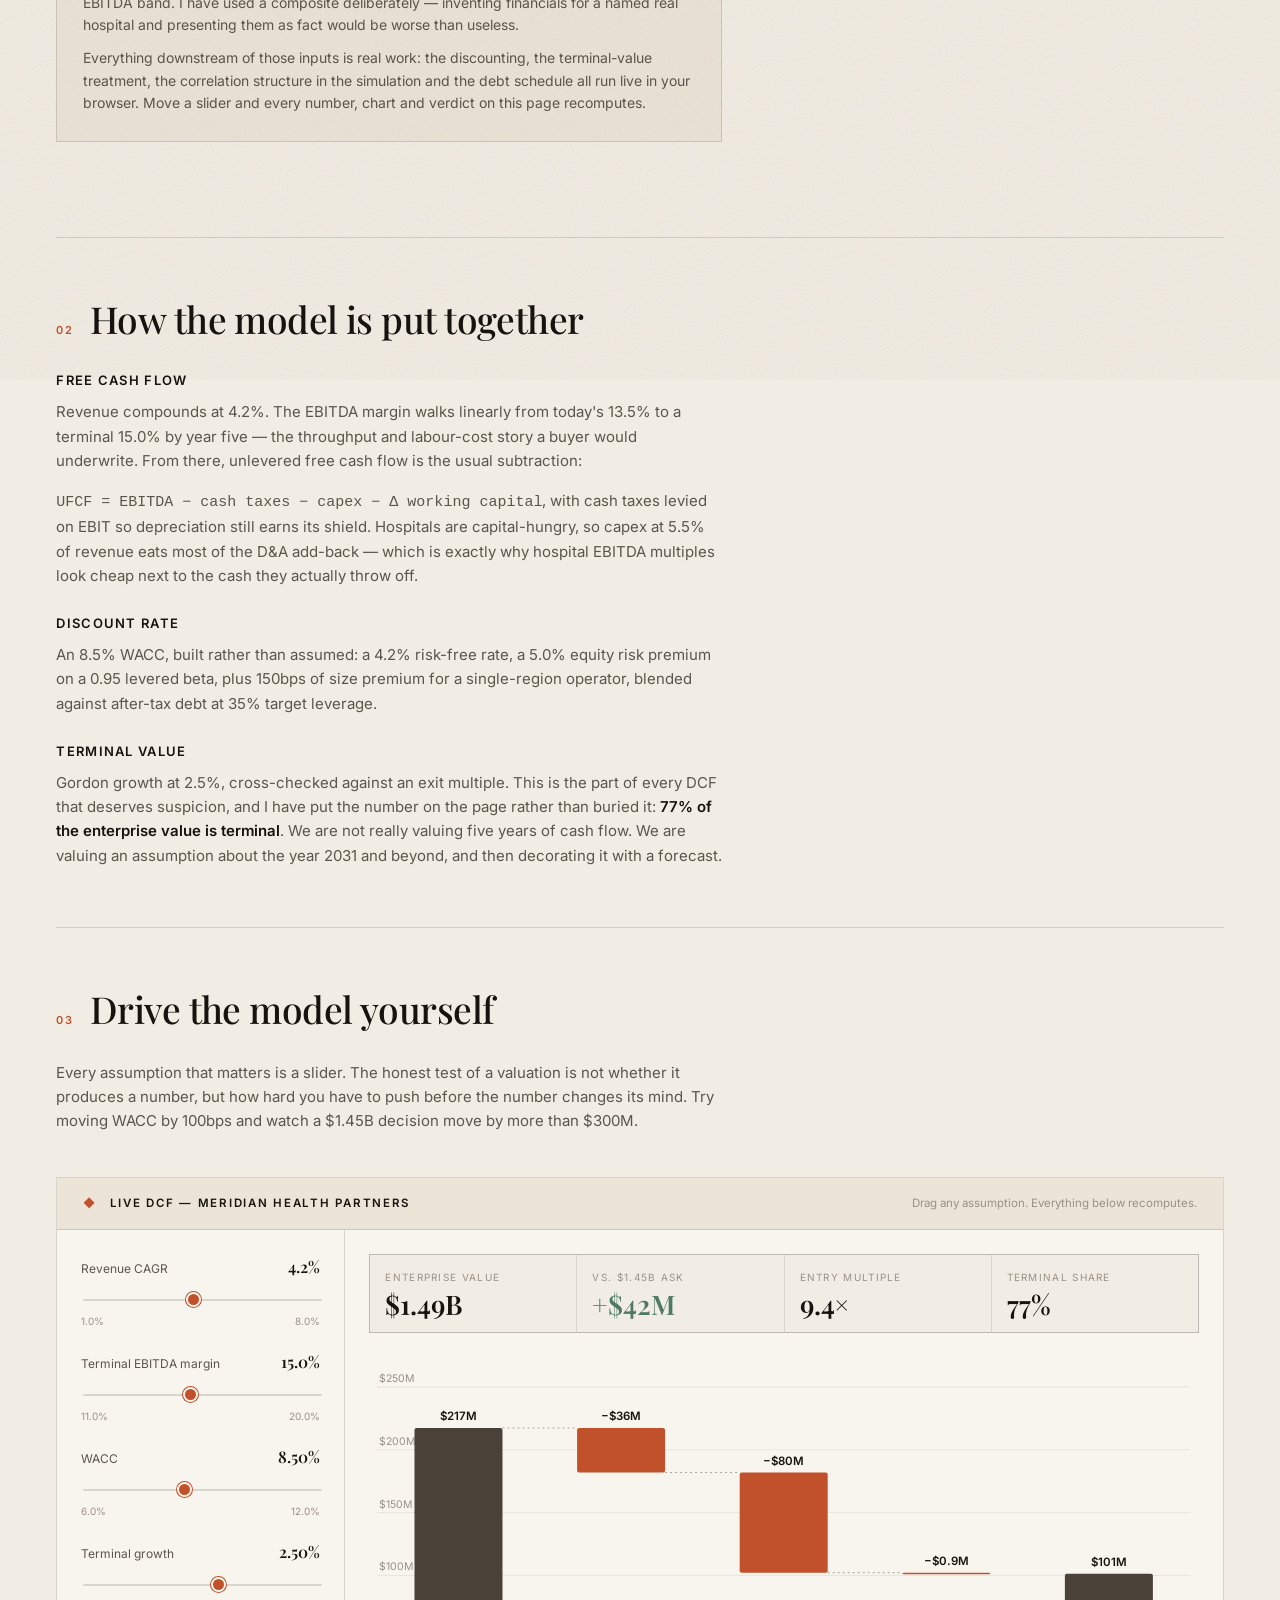
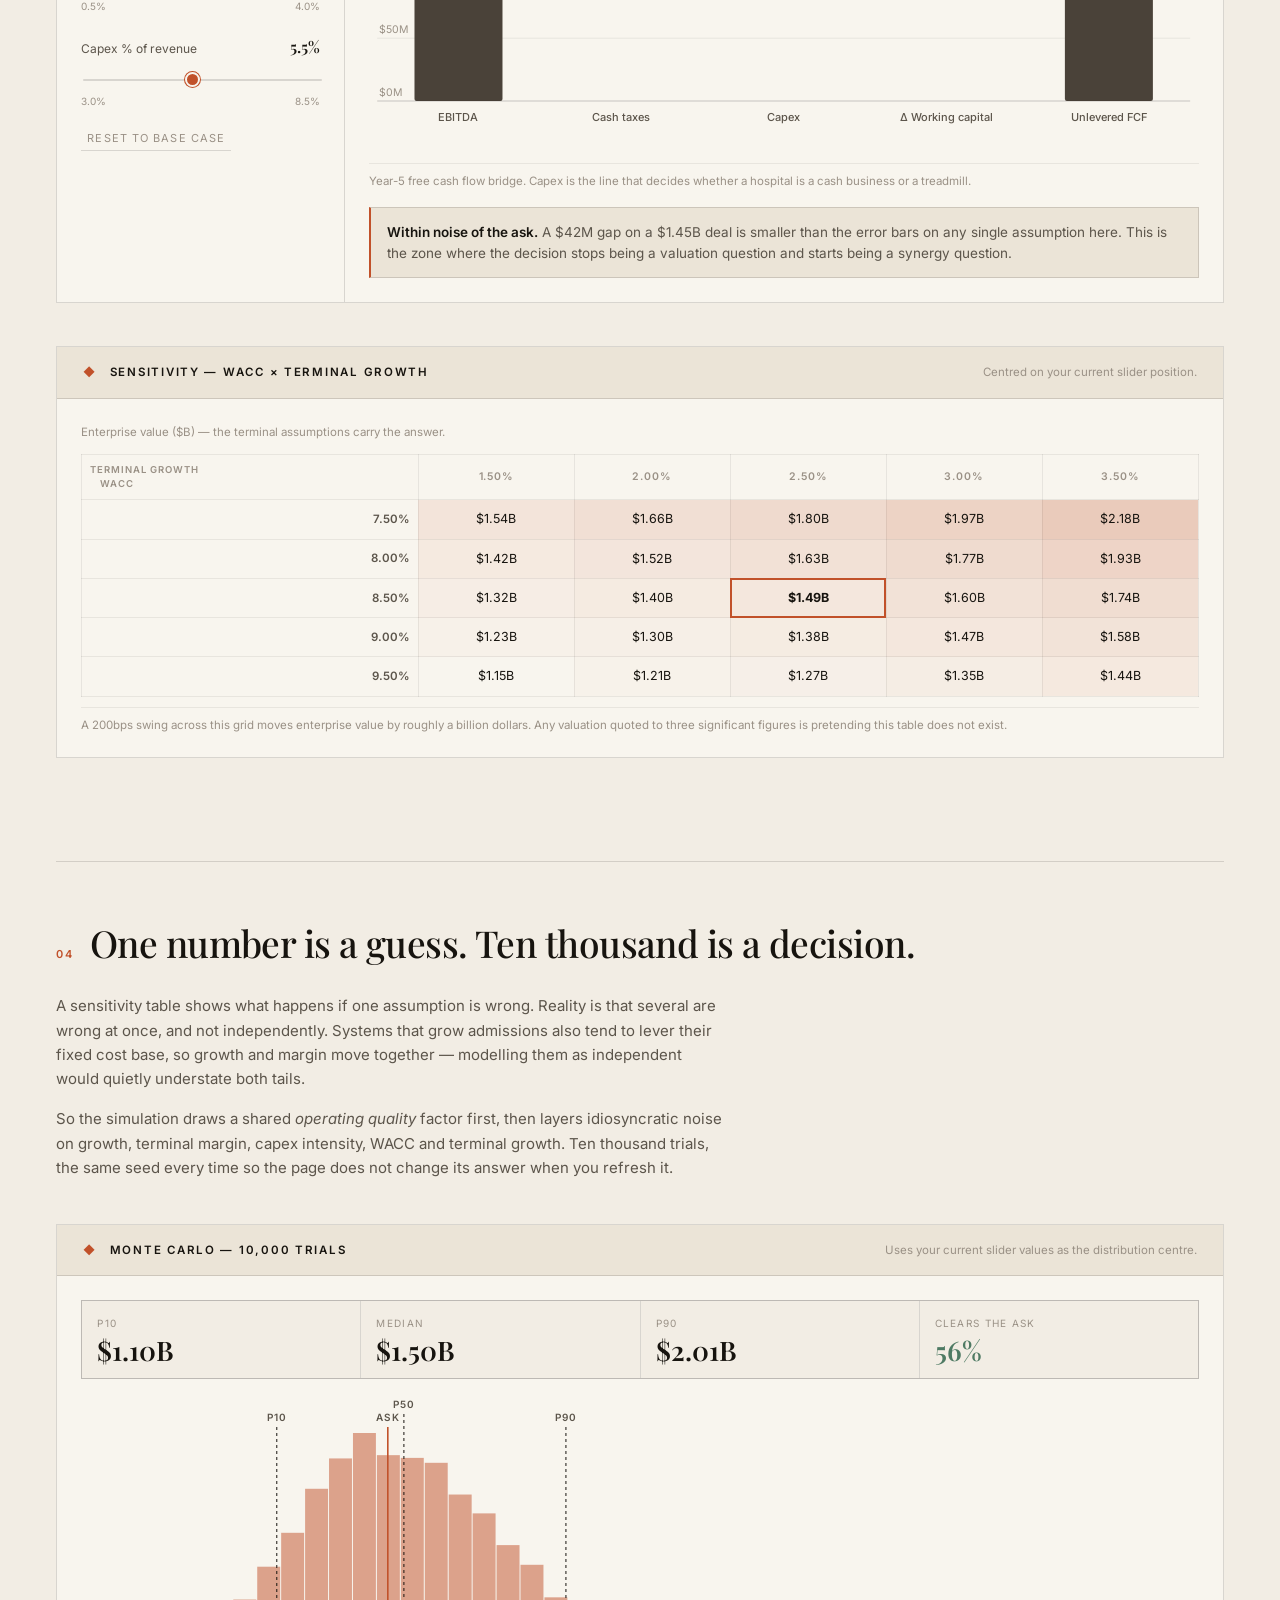
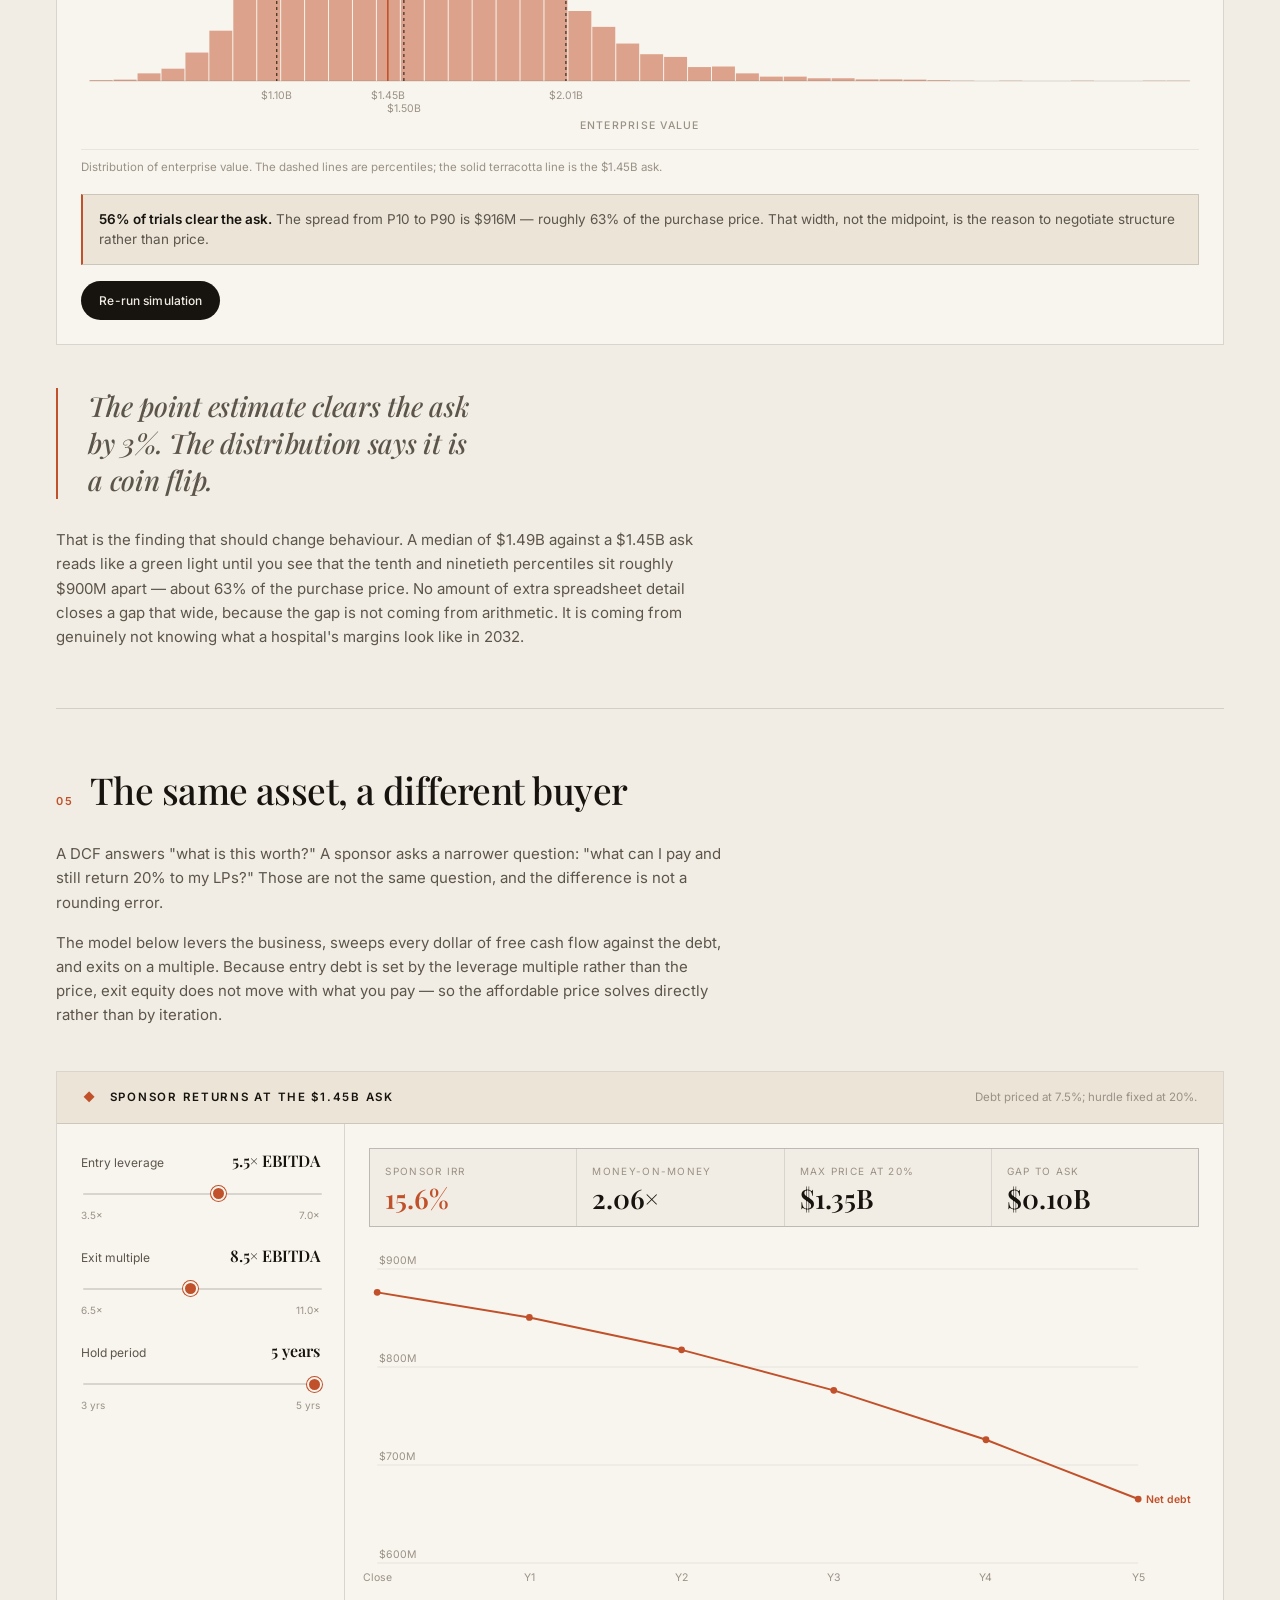
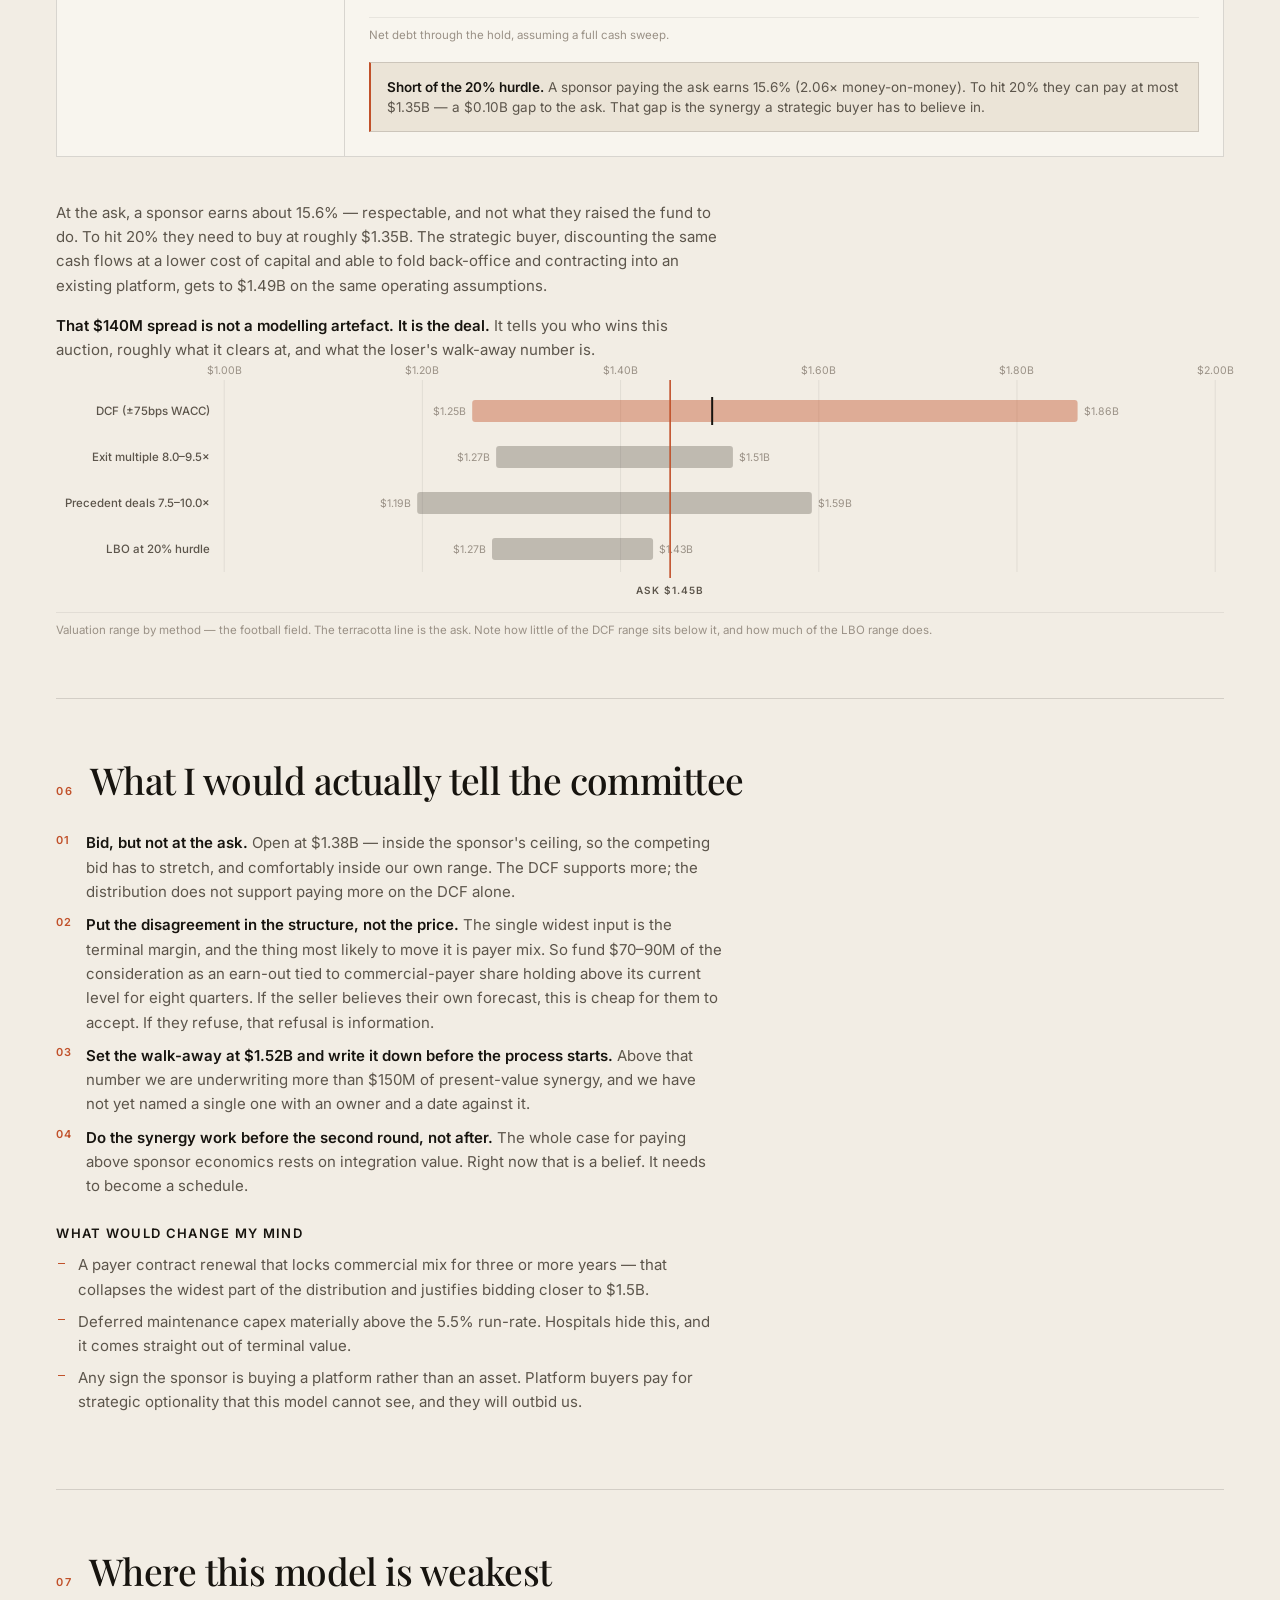
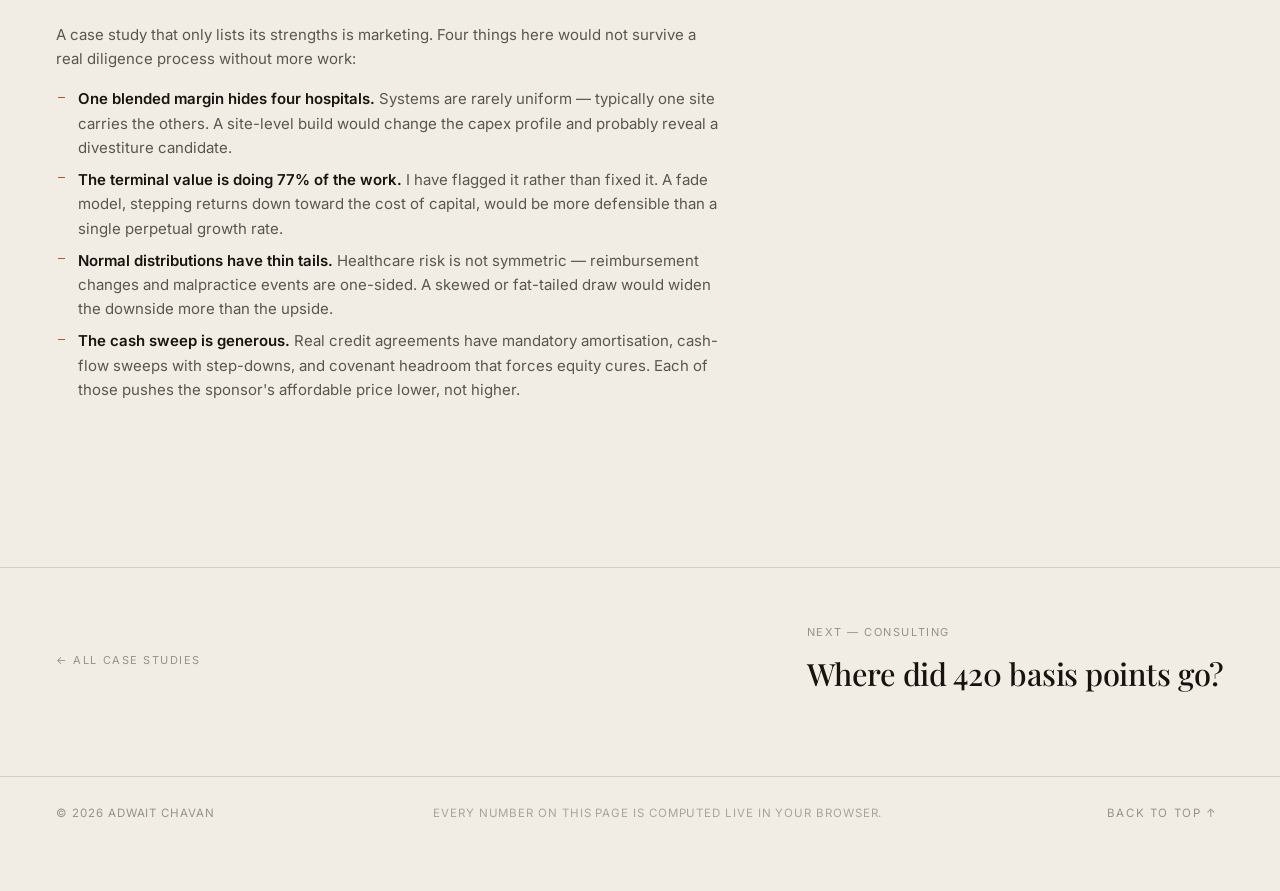
<file: case-studies/finance-hospital-valuation.html>
<!doctype html>
<html lang="en" class="no-js" data-theme="light">
<head>
<meta charset="utf-8" />
<script>document.documentElement.classList.remove("no-js");document.documentElement.classList.add("js");</script>
<meta name="viewport" content="width=device-width, initial-scale=1, viewport-fit=cover" />
<title>What a hospital system is worth — Adwait Chavan</title>
<meta name="description" content="A full DCF, Monte Carlo and LBO on a $1.45B regional health system. The point estimate clears the ask by 3%. The distribution says it is a coin flip." />
<meta name="author" content="Adwait Chavan" />
<meta name="theme-color" content="#F2EDE4" />

<meta property="og:type" content="article" />
<meta property="og:title" content="What is a four-hospital system actually worth?" />
<meta property="og:description" content="DCF, Monte Carlo and LBO on a $1.45B ask — and the $140M gap between what a sponsor and a strategic can pay." />
<meta property="og:image" content="../assets/img/og-image.jpg" />
<meta name="twitter:card" content="summary_large_image" />

<link rel="icon" href="data:image/svg+xml,%3Csvg xmlns='http://www.w3.org/2000/svg' viewBox='0 0 100 100'%3E%3Crect width='100' height='100' rx='22' fill='%23C1512A'/%3E%3Ctext x='50' y='68' font-family='Georgia,serif' font-size='54' font-weight='700' fill='%23F5F1E8' text-anchor='middle'%3EA%3C/text%3E%3C/svg%3E" />
<link rel="preconnect" href="https://fonts.googleapis.com" />
<link rel="preconnect" href="https://fonts.gstatic.com" crossorigin />
<link href="https://fonts.googleapis.com/css2?family=Anton&family=Playfair+Display:ital,wght@0,400;0,500;0,600;0,700;1,400;1,500&family=Inter:wght@300;400;500;600&family=Mrs+Saint+Delafield&display=swap" rel="stylesheet" />
<link rel="stylesheet" href="../assets/css/style.css?v=20260921b" />
<link rel="stylesheet" href="../assets/css/case.css?v=20260921b" />
</head>
<body>

<div class="grain" aria-hidden="true"></div>
<div class="scroll-progress" aria-hidden="true"><i id="scrollBar"></i></div>
<div class="cursor" id="cursor" aria-hidden="true"><span class="cursor__label" id="cursorLabel"></span></div>
<div class="cursor-dot" id="cursorDot" aria-hidden="true"></div>

<header class="nav" id="nav">
  <a class="nav__mark magnetic" href="../index.html" aria-label="Adwait Chavan, home">
    <span class="nav__mark-box">AC</span>
    <span class="nav__mark-txt">Adwait&nbsp;Chavan</span>
  </a>
  <nav class="nav__links" aria-label="Primary">
    <a href="../index.html#work">Work</a>
    <a href="index.html">Case Studies</a>
    <a href="../index.html#experience">Experience</a>
    <a href="../index.html#skills">Skills</a>
    <a href="../index.html#beyond">Beyond</a>
  </nav>
  <div class="nav__right">
    <button class="theme-toggle magnetic" id="themeToggle" aria-label="Toggle colour theme" title="Toggle theme">
      <svg viewBox="0 0 24 24" class="ico-sun" aria-hidden="true"><circle cx="12" cy="12" r="4.5"/><g><line x1="12" y1="1.5" x2="12" y2="4"/><line x1="12" y1="20" x2="12" y2="22.5"/><line x1="1.5" y1="12" x2="4" y2="12"/><line x1="20" y1="12" x2="22.5" y2="12"/><line x1="4.4" y1="4.4" x2="6.2" y2="6.2"/><line x1="17.8" y1="17.8" x2="19.6" y2="19.6"/><line x1="4.4" y1="19.6" x2="6.2" y2="17.8"/><line x1="17.8" y1="6.2" x2="19.6" y2="4.4"/></g></svg>
      <svg viewBox="0 0 24 24" class="ico-moon" aria-hidden="true"><path d="M20 14.2A8.4 8.4 0 0 1 9.8 4 8.6 8.6 0 1 0 20 14.2Z"/></svg>
    </button>
    <a class="btn btn--sm magnetic" href="../assets/docs/Adwait-Chavan-Resume.pdf" target="_blank" rel="noopener" data-cursor="Open">
      Résumé <svg viewBox="0 0 16 16" aria-hidden="true"><path d="M4 12L12 4M12 4H6M12 4v6"/></svg>
    </a>
  </div>
</header>

<main>

<!-- ============ HERO ============ -->
<header class="chero">
  <div class="chero__crumb">
    <a href="../index.html">Home</a><i>/</i><a href="index.html">Case Studies</a><i>/</i><span>Finance</span>
  </div>
  <p class="chero__kind">Case 01 — Finance &amp; Valuation</p>
  <h1 class="chero__title">
    What is a hospital system <span class="serif">actually</span> worth?
  </h1>
  <p class="chero__standfirst">
    A regional operator is on the block at $1.45B. I built the DCF, ran it 10,000 times,
    then checked what a private-equity buyer could pay. The three answers disagree — and
    the disagreement is the entire deal.
  </p>

  <div class="chero__meta">
    <div><span>Discipline</span><b>Valuation</b></div>
    <div><span>Methods</span><b>DCF · Monte Carlo · LBO</b></div>
    <div><span>Built with</span><b>Vanilla JS, no libraries</b></div>
    <div><span>Read</span><b>9 minutes</b></div>
  </div>
</header>

<div class="cbody">

<!-- ============ 01 THE QUESTION ============ -->
<section class="cblock">
  <div class="cblock__head">
    <span class="cblock__no">01</span>
    <h2 class="cblock__title">The question on the table</h2>
  </div>
  <div class="prose">
    <p>
      <strong>Meridian Health Partners</strong> is a four-hospital regional system: roughly
      1,100 licensed beds, $1.18B of revenue, and a 13.5% EBITDA margin. The owners want
      $1.45B for it — about 9.1× trailing EBITDA. Two very different buyers are circling:
      a larger health system that already operates in the next county, and a private-equity
      sponsor running a healthcare services platform.
    </p>
    <p>
      The naive version of this question is "is $1.45B too much?" The useful version is
      <em>"too much for whom, and how confident can we be?"</em> Those turn out to have
      different answers, and the space between them is where the negotiation actually lives.
    </p>

    <div class="kpis">
      <div><b>$1.49<span class="u">B</span></b><span>Base-case DCF enterprise value</span></div>
      <div><b>77<span class="u">%</span></b><span>Of that value sits in the terminal period</span></div>
      <div><b>56<span class="u">%</span></b><span>Of Monte Carlo trials clear the ask</span></div>
      <div><b>$1.35<span class="u">B</span></b><span>Most a sponsor can pay at a 20% hurdle</span></div>
    </div>

    <p>
      Read those four numbers together and the case makes itself. The point estimate says
      yes by three percent. Everything else says that three percent is noise.
    </p>
  </div>

  <div class="note">
    <p class="note__k">Method note — where the numbers come from</p>
    <p>
      Meridian is an <strong>illustrative composite</strong>, not a real company. Its operating
      profile is built to sit inside the ranges published for US community hospital systems:
      mid-teens EBITDA margins, 5–6% of revenue reinvested as capex, and precedent transactions
      clearing in the 7.5–10× EBITDA band. I have used a composite deliberately — inventing
      financials for a named real hospital and presenting them as fact would be worse than
      useless.
    </p>
    <p>
      Everything downstream of those inputs is real work: the discounting, the terminal-value
      treatment, the correlation structure in the simulation and the debt schedule all run live
      in your browser. Move a slider and every number, chart and verdict on this page recomputes.
    </p>
  </div>
</section>

<!-- ============ 02 THE BUILD ============ -->
<section class="cblock">
  <div class="cblock__head">
    <span class="cblock__no">02</span>
    <h2 class="cblock__title">How the model is put together</h2>
  </div>
  <div class="prose">
    <h3>Free cash flow</h3>
    <p>
      Revenue compounds at 4.2%. The EBITDA margin walks linearly from today's 13.5% to a
      terminal 15.0% by year five — the throughput and labour-cost story a buyer would
      underwrite. From there, unlevered free cash flow is the usual subtraction:
    </p>
    <p>
      <code>UFCF = EBITDA − cash taxes − capex − Δ working capital</code>, with cash taxes
      levied on EBIT so depreciation still earns its shield. Hospitals are capital-hungry, so
      capex at 5.5% of revenue eats most of the D&amp;A add-back — which is exactly why hospital
      EBITDA multiples look cheap next to the cash they actually throw off.
    </p>

    <h3>Discount rate</h3>
    <p>
      An 8.5% WACC, built rather than assumed: a 4.2% risk-free rate, a 5.0% equity risk
      premium on a 0.95 levered beta, plus 150bps of size premium for a single-region operator,
      blended against after-tax debt at 35% target leverage.
    </p>

    <h3>Terminal value</h3>
    <p>
      Gordon growth at 2.5%, cross-checked against an exit multiple. This is the part of every
      DCF that deserves suspicion, and I have put the number on the page rather than buried it:
      <strong>77% of the enterprise value is terminal</strong>. We are not really valuing five
      years of cash flow. We are valuing an assumption about the year 2031 and beyond, and then
      decorating it with a forecast.
    </p>
  </div>
</section>

<!-- ============ 03 LAB 1 — DCF ============ -->
<section class="cblock" id="dcfLab">
  <div class="cblock__head">
    <span class="cblock__no">03</span>
    <h2 class="cblock__title">Drive the model yourself</h2>
  </div>
  <div class="prose">
    <p>
      Every assumption that matters is a slider. The honest test of a valuation is not whether
      it produces a number, but how hard you have to push before the number changes its mind.
      Try moving WACC by 100bps and watch a $1.45B decision move by more than $300M.
    </p>
  </div>

  <div class="lab">
    <div class="lab__head">
      <span class="lab__title"><i>◆</i> Live DCF — Meridian Health Partners</span>
      <span class="lab__hint">Drag any assumption. Everything below recomputes.</span>
    </div>
    <div class="lab__grid">
      <div class="lab__controls">
        <div class="ctl">
          <label for="dcfG">Revenue CAGR <b id="dcfGv">4.2%</b></label>
          <input type="range" id="dcfG" min="10" max="80" value="42" step="1" />
          <div class="ctl__scale"><span>1.0%</span><span>8.0%</span></div>
        </div>
        <div class="ctl">
          <label for="dcfM">Terminal EBITDA margin <b id="dcfMv">15.0%</b></label>
          <input type="range" id="dcfM" min="110" max="200" value="150" step="1" />
          <div class="ctl__scale"><span>11.0%</span><span>20.0%</span></div>
        </div>
        <div class="ctl">
          <label for="dcfW">WACC <b id="dcfWv">8.50%</b></label>
          <input type="range" id="dcfW" min="60" max="120" value="85" step="1" />
          <div class="ctl__scale"><span>6.0%</span><span>12.0%</span></div>
        </div>
        <div class="ctl">
          <label for="dcfT">Terminal growth <b id="dcfTv">2.50%</b></label>
          <input type="range" id="dcfT" min="5" max="40" value="25" step="1" />
          <div class="ctl__scale"><span>0.5%</span><span>4.0%</span></div>
        </div>
        <div class="ctl">
          <label for="dcfC">Capex % of revenue <b id="dcfCv">5.5%</b></label>
          <input type="range" id="dcfC" min="30" max="85" value="55" step="1" />
          <div class="ctl__scale"><span>3.0%</span><span>8.5%</span></div>
        </div>
        <button class="lab__reset" id="dcfReset" type="button">Reset to base case</button>
      </div>

      <div class="lab__out">
        <div class="readout">
          <div><span>Enterprise value</span><b id="evOut">$1.49B</b></div>
          <div><span>vs. $1.45B ask</span><b id="vsAsk">+$42M</b></div>
          <div><span>Entry multiple</span><b id="multOut">9.4×</b></div>
          <div><span>Terminal share</span><b id="tvShare">77%</b></div>
        </div>
        <div class="chart" id="fcfChart"></div>
        <p class="chart__cap">
          Year-5 free cash flow bridge. Capex is the line that decides whether a hospital is a
          cash business or a treadmill.
        </p>
        <div class="verdict" id="dcfVerdict"></div>
      </div>
    </div>
  </div>

  <div class="lab">
    <div class="lab__head">
      <span class="lab__title"><i>◆</i> Sensitivity — WACC × terminal growth</span>
      <span class="lab__hint">Centred on your current slider position.</span>
    </div>
    <div class="lab__out">
      <div id="heatOut"></div>
      <p class="chart__cap">
        A 200bps swing across this grid moves enterprise value by roughly a billion dollars.
        Any valuation quoted to three significant figures is pretending this table does not exist.
      </p>
    </div>
  </div>
</section>

<!-- ============ 04 MONTE CARLO ============ -->
<section class="cblock">
  <div class="cblock__head">
    <span class="cblock__no">04</span>
    <h2 class="cblock__title">One number is a guess. Ten thousand is a decision.</h2>
  </div>
  <div class="prose">
    <p>
      A sensitivity table shows what happens if one assumption is wrong. Reality is that
      several are wrong at once, and not independently. Systems that grow admissions also tend
      to lever their fixed cost base, so growth and margin move together — modelling them as
      independent would quietly understate both tails.
    </p>
    <p>
      So the simulation draws a shared <em>operating quality</em> factor first, then layers
      idiosyncratic noise on growth, terminal margin, capex intensity, WACC and terminal growth.
      Ten thousand trials, the same seed every time so the page does not change its answer
      when you refresh it.
    </p>
  </div>

  <div class="lab">
    <div class="lab__head">
      <span class="lab__title"><i>◆</i> Monte Carlo — 10,000 trials</span>
      <span class="lab__hint">Uses your current slider values as the distribution centre.</span>
    </div>
    <div class="lab__out">
      <div class="readout">
        <div><span>P10</span><b id="mcP10">—</b></div>
        <div><span>Median</span><b id="mcP50">—</b></div>
        <div><span>P90</span><b id="mcP90">—</b></div>
        <div><span>Clears the ask</span><b id="mcProb">—</b></div>
      </div>
      <div class="chart" id="mcChart"></div>
      <p class="chart__cap">
        Distribution of enterprise value. The dashed lines are percentiles; the solid terracotta
        line is the $1.45B ask.
      </p>
      <div class="verdict" id="mcVerdict"></div>
      <p style="margin-top:16px">
        <button class="btn btn--sm" id="mcRun" type="button">Re-run simulation</button>
      </p>
    </div>
  </div>

  <div class="prose">
    <p class="pull">The point estimate clears the ask by 3%. The distribution says it is a coin flip.</p>
    <p>
      That is the finding that should change behaviour. A median of $1.49B against a $1.45B ask
      reads like a green light until you see that the tenth and ninetieth percentiles sit roughly
      $900M apart — about 63% of the purchase price. No amount of extra spreadsheet detail closes
      a gap that wide, because the gap is not coming from arithmetic. It is coming from genuinely
      not knowing what a hospital's margins look like in 2032.
    </p>
  </div>
</section>

<!-- ============ 05 LBO ============ -->
<section class="cblock" id="lboLab">
  <div class="cblock__head">
    <span class="cblock__no">05</span>
    <h2 class="cblock__title">The same asset, a different buyer</h2>
  </div>
  <div class="prose">
    <p>
      A DCF answers "what is this worth?" A sponsor asks a narrower question: "what can I pay
      and still return 20% to my LPs?" Those are not the same question, and the difference is
      not a rounding error.
    </p>
    <p>
      The model below levers the business, sweeps every dollar of free cash flow against the
      debt, and exits on a multiple. Because entry debt is set by the leverage multiple rather
      than the price, exit equity does not move with what you pay — so the affordable price
      solves directly rather than by iteration.
    </p>
  </div>

  <div class="lab">
    <div class="lab__head">
      <span class="lab__title"><i>◆</i> Sponsor returns at the $1.45B ask</span>
      <span class="lab__hint">Debt priced at 7.5%; hurdle fixed at 20%.</span>
    </div>
    <div class="lab__grid">
      <div class="lab__controls">
        <div class="ctl">
          <label for="lboLev">Entry leverage <b id="lboLevv">5.5× EBITDA</b></label>
          <input type="range" id="lboLev" min="35" max="70" value="55" step="1" />
          <div class="ctl__scale"><span>3.5×</span><span>7.0×</span></div>
        </div>
        <div class="ctl">
          <label for="lboExit">Exit multiple <b id="lboExitv">8.5× EBITDA</b></label>
          <input type="range" id="lboExit" min="65" max="110" value="85" step="1" />
          <div class="ctl__scale"><span>6.5×</span><span>11.0×</span></div>
        </div>
        <div class="ctl">
          <label for="lboHold">Hold period <b id="lboHoldv">5 years</b></label>
          <input type="range" id="lboHold" min="3" max="5" value="5" step="1" />
          <div class="ctl__scale"><span>3 yrs</span><span>5 yrs</span></div>
        </div>
      </div>
      <div class="lab__out">
        <div class="readout">
          <div><span>Sponsor IRR</span><b id="lboIrr">15.6%</b></div>
          <div><span>Money-on-money</span><b id="lboMoM">2.06×</b></div>
          <div><span>Max price at 20%</span><b id="lboMax">$1.35B</b></div>
          <div><span>Gap to ask</span><b id="lboGap">$0.10B</b></div>
        </div>
        <div class="chart" id="lboChart"></div>
        <p class="chart__cap">Net debt through the hold, assuming a full cash sweep.</p>
        <div class="verdict" id="lboVerdict"></div>
      </div>
    </div>
  </div>

  <div class="prose">
    <p>
      At the ask, a sponsor earns about 15.6% — respectable, and not what they raised the fund
      to do. To hit 20% they need to buy at roughly $1.35B. The strategic buyer, discounting the
      same cash flows at a lower cost of capital and able to fold back-office and contracting into
      an existing platform, gets to $1.49B on the same operating assumptions.
    </p>
    <p>
      <strong>That $140M spread is not a modelling artefact. It is the deal.</strong> It tells you
      who wins this auction, roughly what it clears at, and what the loser's walk-away number is.
    </p>
  </div>

  <div class="chart" id="fieldChart"></div>
  <p class="chart__cap">
    Valuation range by method — the football field. The terracotta line is the ask. Note how
    little of the DCF range sits below it, and how much of the LBO range does.
  </p>
</section>

<!-- ============ 06 RECOMMENDATION ============ -->
<section class="cblock">
  <div class="cblock__head">
    <span class="cblock__no">06</span>
    <h2 class="cblock__title">What I would actually tell the committee</h2>
  </div>
  <div class="prose">
    <ol>
      <li>
        <strong>Bid, but not at the ask.</strong> Open at $1.38B — inside the sponsor's ceiling,
        so the competing bid has to stretch, and comfortably inside our own range. The DCF
        supports more; the distribution does not support paying more on the DCF alone.
      </li>
      <li>
        <strong>Put the disagreement in the structure, not the price.</strong> The single widest
        input is the terminal margin, and the thing most likely to move it is payer mix. So
        fund $70–90M of the consideration as an earn-out tied to commercial-payer share holding
        above its current level for eight quarters. If the seller believes their own forecast,
        this is cheap for them to accept. If they refuse, that refusal is information.
      </li>
      <li>
        <strong>Set the walk-away at $1.52B and write it down before the process starts.</strong>
        Above that number we are underwriting more than $150M of present-value synergy, and we
        have not yet named a single one with an owner and a date against it.
      </li>
      <li>
        <strong>Do the synergy work before the second round, not after.</strong> The whole case
        for paying above sponsor economics rests on integration value. Right now that is a
        belief. It needs to become a schedule.
      </li>
    </ol>

    <h3>What would change my mind</h3>
    <ul>
      <li>A payer contract renewal that locks commercial mix for three or more years — that
        collapses the widest part of the distribution and justifies bidding closer to $1.5B.</li>
      <li>Deferred maintenance capex materially above the 5.5% run-rate. Hospitals hide this,
        and it comes straight out of terminal value.</li>
      <li>Any sign the sponsor is buying a platform rather than an asset. Platform buyers pay
        for strategic optionality that this model cannot see, and they will outbid us.</li>
    </ul>
  </div>
</section>

<!-- ============ 07 LIMITS ============ -->
<section class="cblock">
  <div class="cblock__head">
    <span class="cblock__no">07</span>
    <h2 class="cblock__title">Where this model is weakest</h2>
  </div>
  <div class="prose">
    <p>
      A case study that only lists its strengths is marketing. Four things here would not
      survive a real diligence process without more work:
    </p>
    <ul>
      <li>
        <strong>One blended margin hides four hospitals.</strong> Systems are rarely uniform —
        typically one site carries the others. A site-level build would change the capex profile
        and probably reveal a divestiture candidate.
      </li>
      <li>
        <strong>The terminal value is doing 77% of the work.</strong> I have flagged it rather
        than fixed it. A fade model, stepping returns down toward the cost of capital, would be
        more defensible than a single perpetual growth rate.
      </li>
      <li>
        <strong>Normal distributions have thin tails.</strong> Healthcare risk is not symmetric —
        reimbursement changes and malpractice events are one-sided. A skewed or fat-tailed draw
        would widen the downside more than the upside.
      </li>
      <li>
        <strong>The cash sweep is generous.</strong> Real credit agreements have mandatory
        amortisation, cash-flow sweeps with step-downs, and covenant headroom that forces
        equity cures. Each of those pushes the sponsor's affordable price lower, not higher.
      </li>
    </ul>
  </div>
</section>

</div>

<nav class="cnext">
  <a href="index.html">
    <span class="cnext__l">← All case studies</span>
  </a>
  <a href="consulting-cost-to-serve.html" data-cursor="Read">
    <span class="cnext__l">Next — Consulting</span>
    <span class="cnext__t">Where did 420 basis points go?</span>
  </a>
</nav>

</main>

<footer class="footer">
  <span>© <span id="year">2026</span> Adwait Chavan</span>
  <span class="footer__mid">Every number on this page is computed live in your browser.</span>
  <button class="totop magnetic" id="toTop" data-cursor="Top">Back to top ↑</button>
</footer>

<aside class="statusbar" aria-label="Contact details">
  <span class="sb__item sb__loc">
    <i class="sb__pin" aria-hidden="true"></i>
    <b class="sb__full">Based in the United States</b><b class="sb__short">United States</b>
  </span>
  <span class="sb__item sb__clock">
    <i class="sb__pulse" aria-hidden="true"></i>
    <b><span id="clock">--:--:--</span></b>
  </span>
  <a class="sb__item" href="https://www.linkedin.com/in/adwait-chavan-65b953113/" target="_blank" rel="noopener" data-cursor="Open"><b>LinkedIn</b></a>
  <a class="sb__item" href="mailto:adwaitc07@gmail.com" data-cursor="Mail">
    <b class="sb__full">adwaitc07@gmail.com</b><b class="sb__short">Email</b>
  </a>
</aside>

<script src="../assets/js/main.js?v=20260921b"></script>
<script src="../assets/js/charts.js?v=20260921b"></script>
<script src="../assets/js/case-finance.js?v=20260921b"></script>
</body>
</html>
</file>
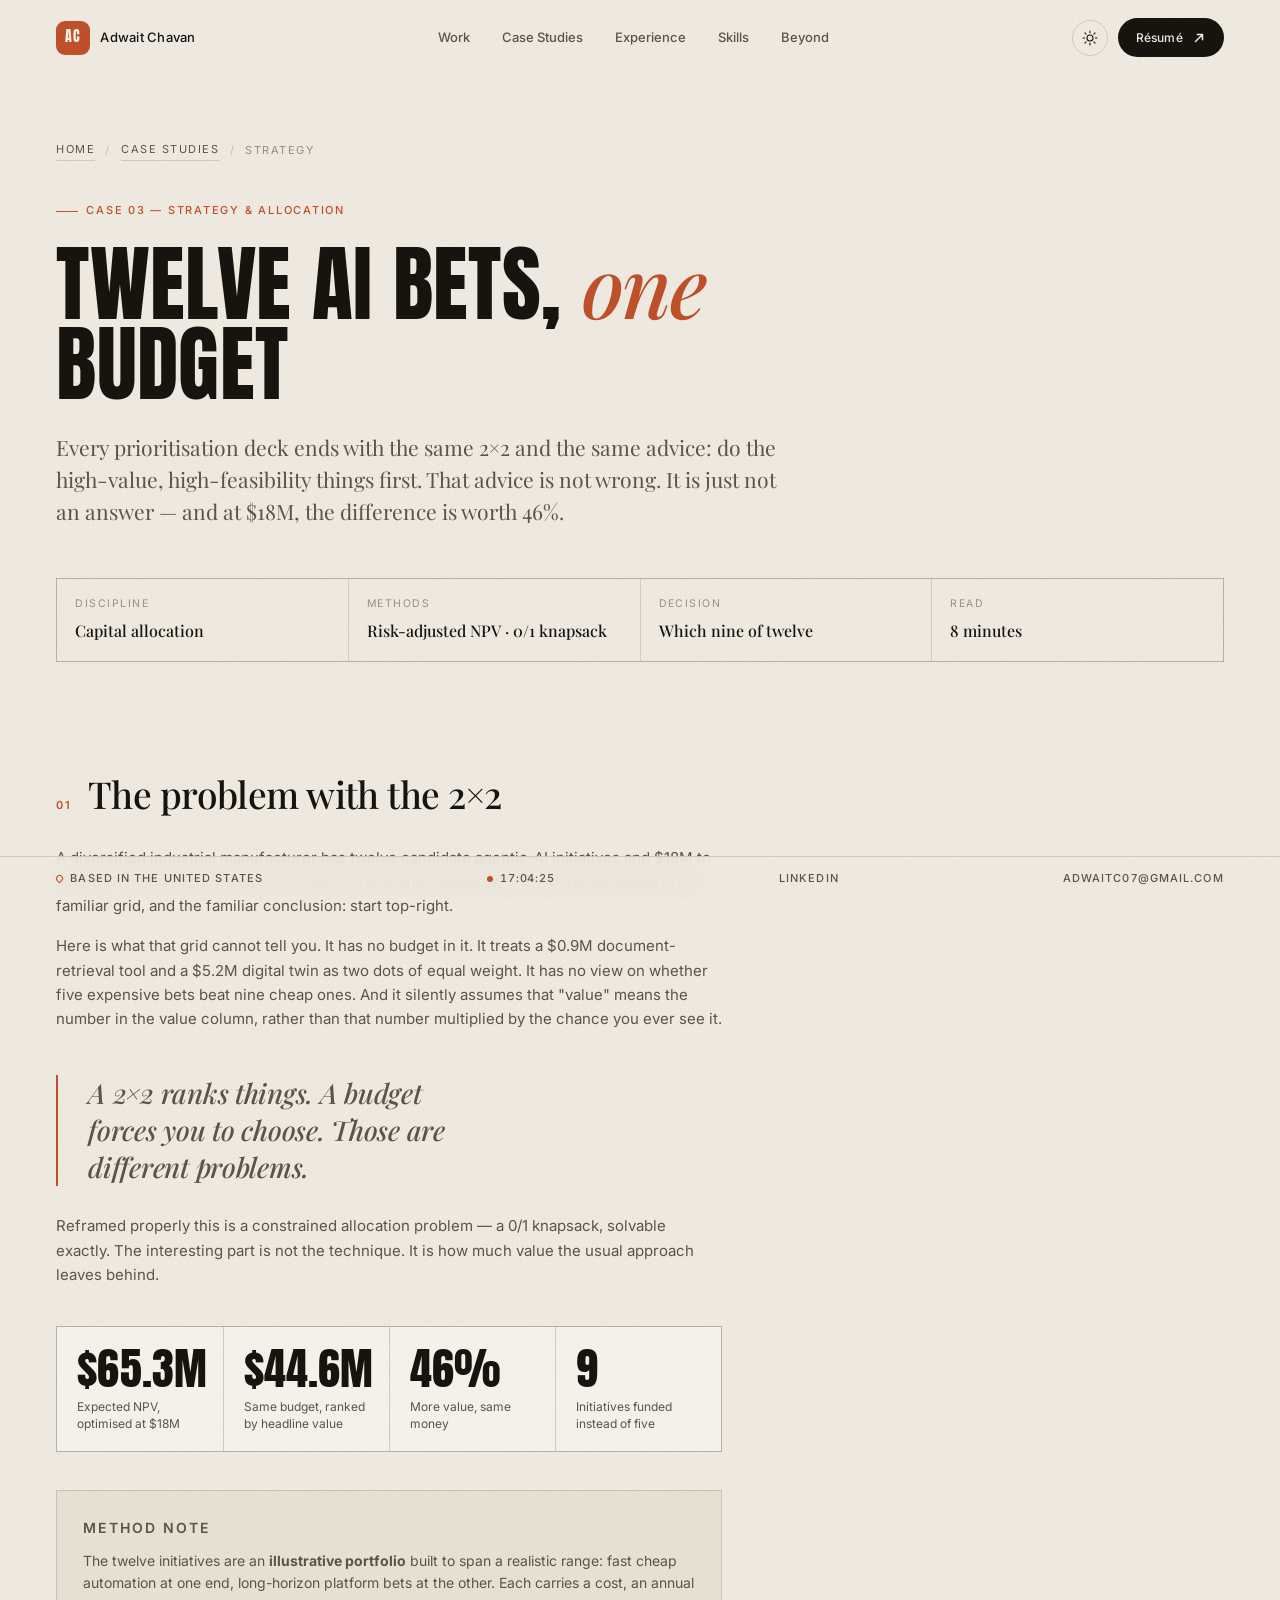
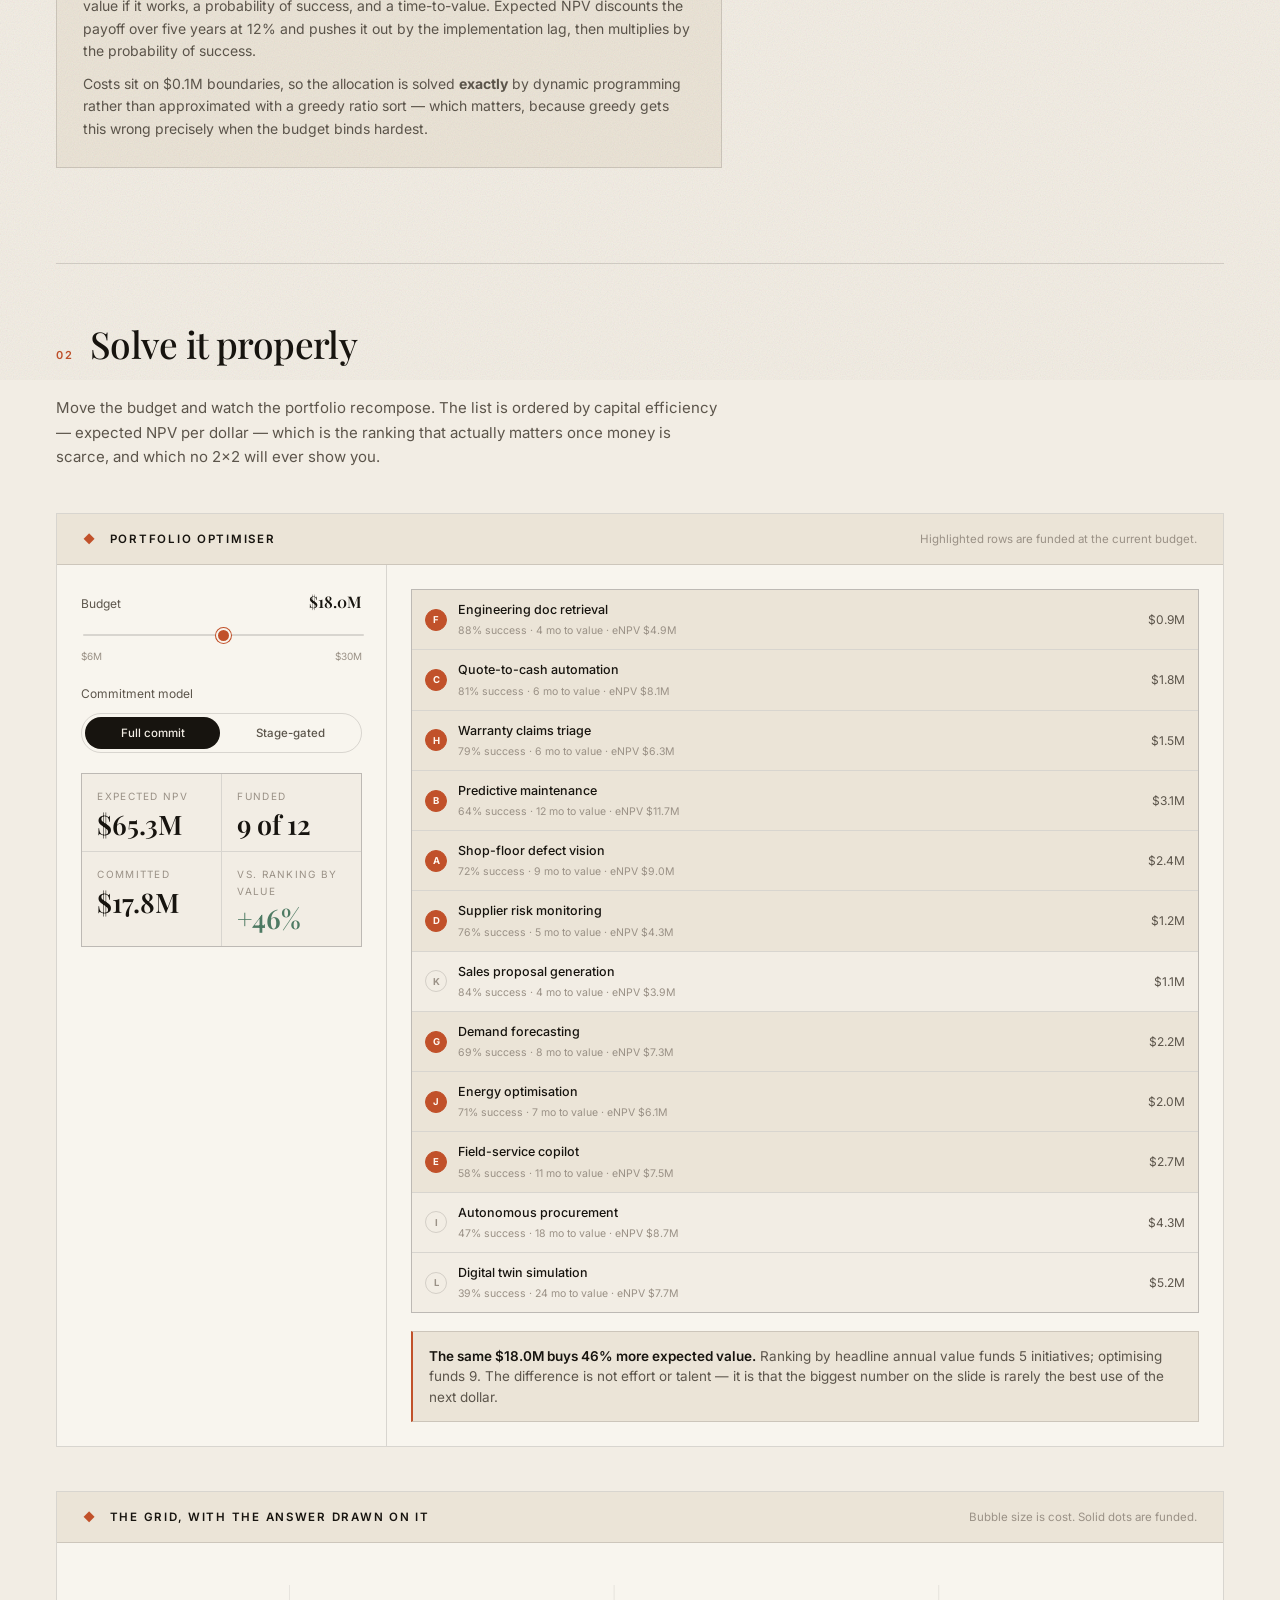
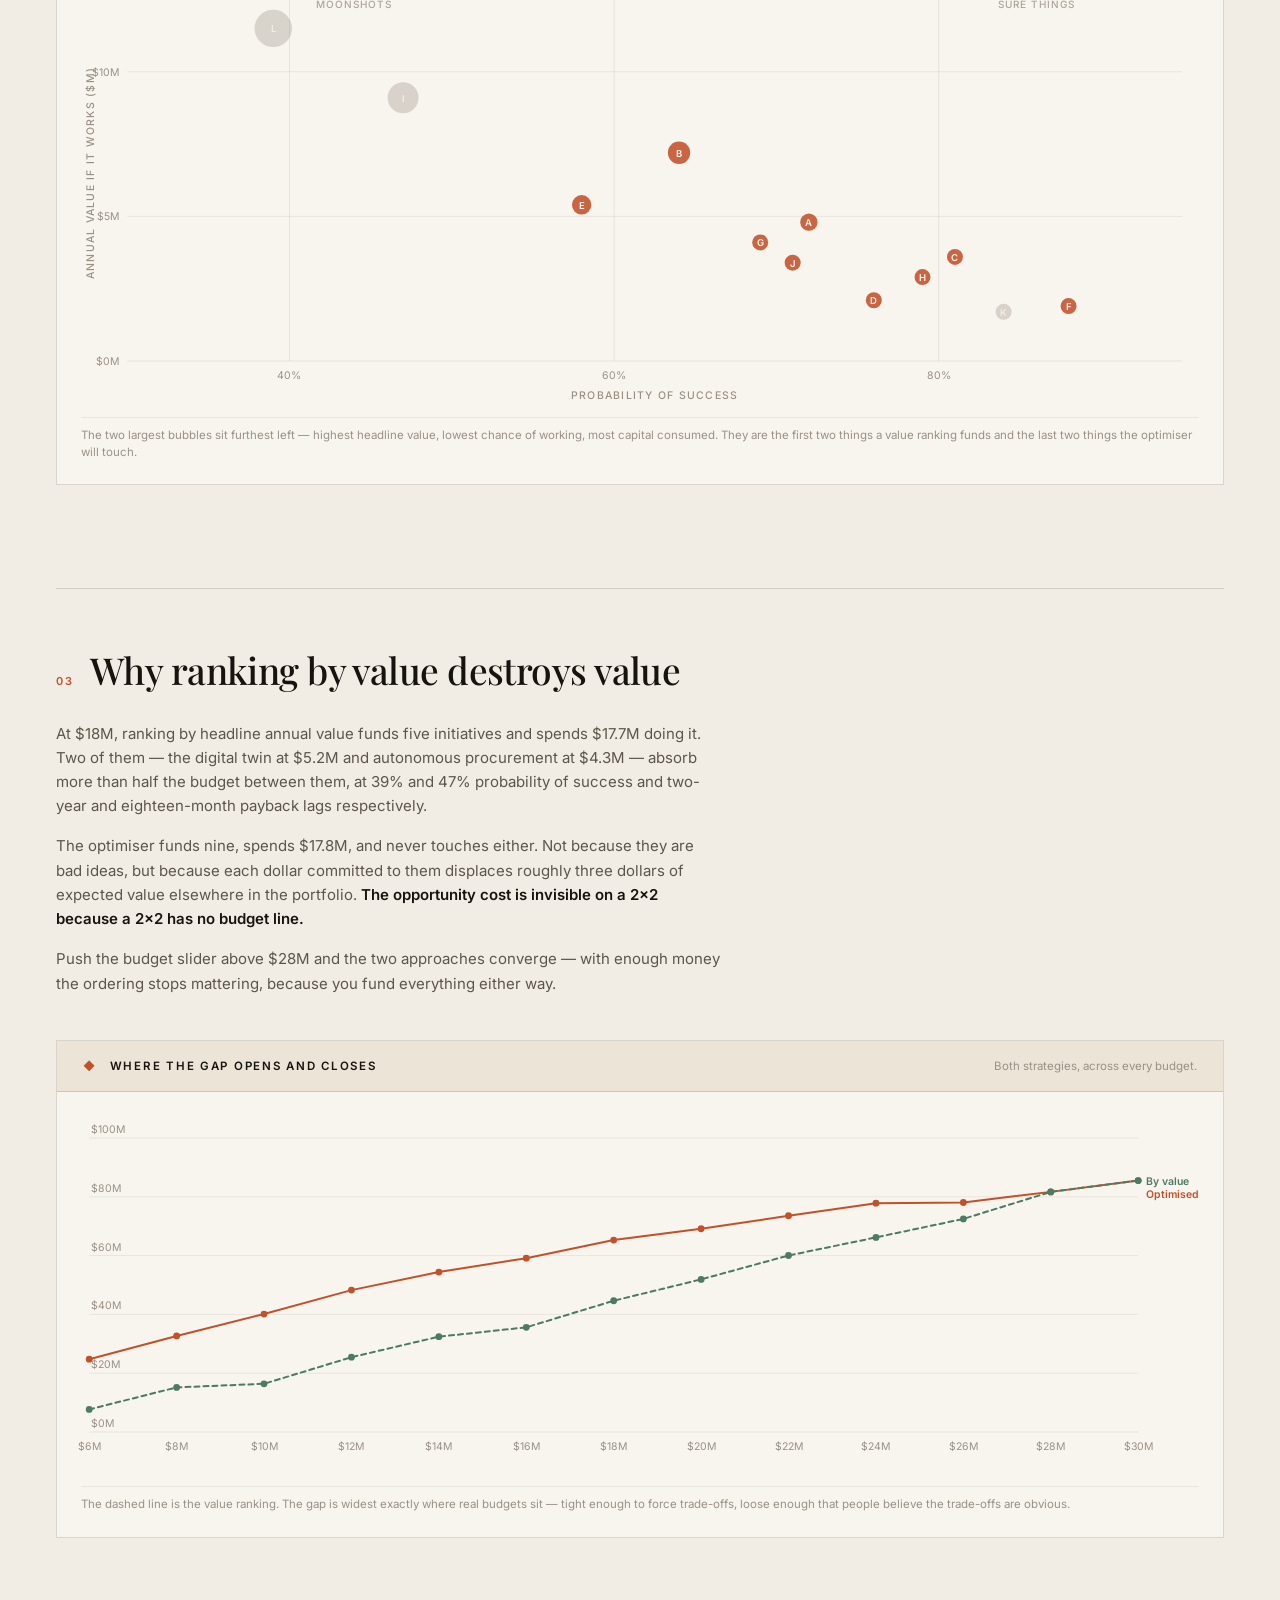
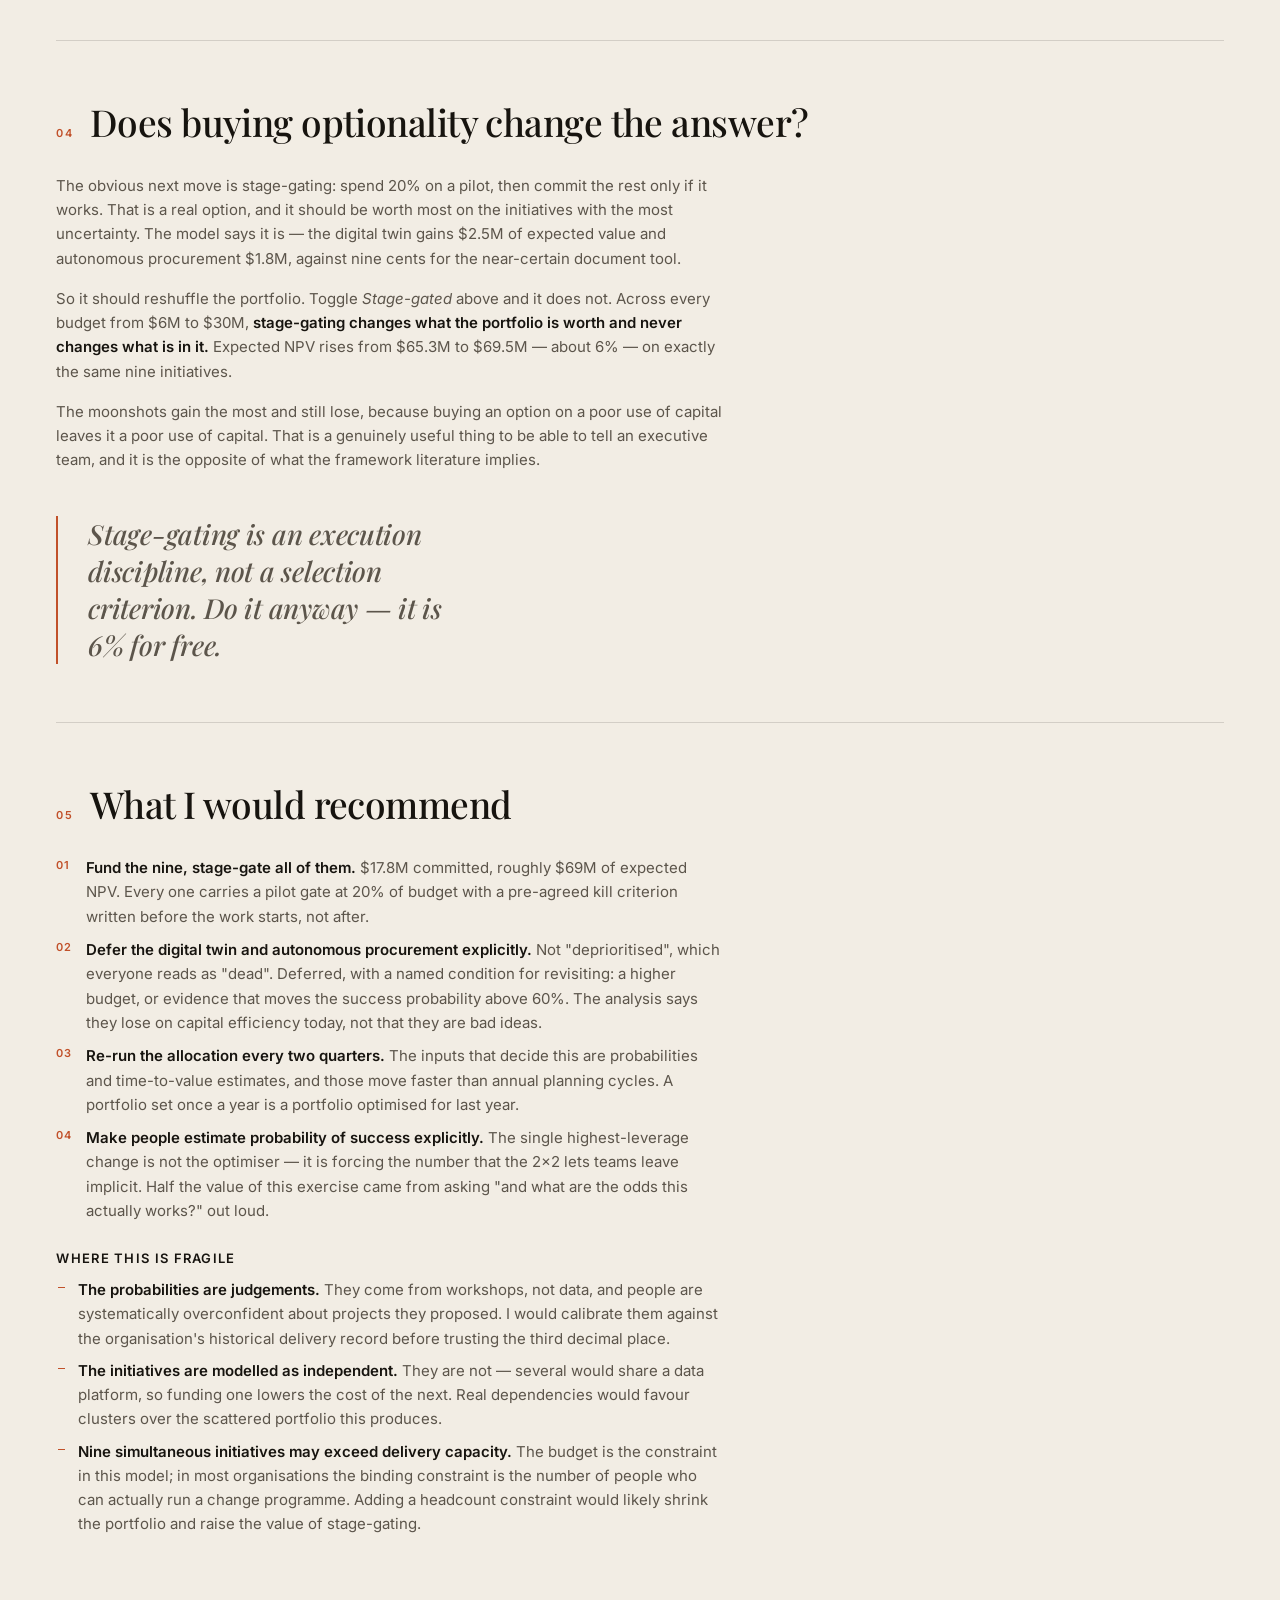
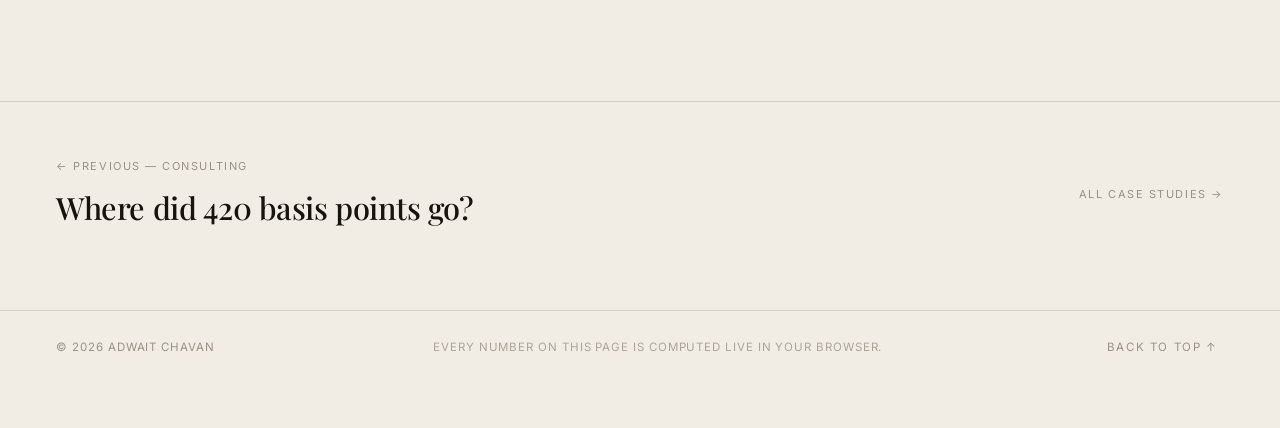
<file: case-studies/strategy-ai-portfolio.html>
<!doctype html>
<html lang="en" class="no-js" data-theme="light">
<head>
<meta charset="utf-8" />
<script>document.documentElement.classList.remove("no-js");document.documentElement.classList.add("js");</script>
<meta name="viewport" content="width=device-width, initial-scale=1, viewport-fit=cover" />
<title>Twelve AI bets, one budget — Adwait Chavan</title>
<meta name="description" content="Everyone's 2x2 says fund the high-value, high-feasibility ideas. Solved as a constrained allocation problem instead, the same $18M buys 46% more expected value." />
<meta name="author" content="Adwait Chavan" />
<meta name="theme-color" content="#F2EDE4" />

<meta property="og:type" content="article" />
<meta property="og:title" content="Twelve AI bets, one budget" />
<meta property="og:description" content="Why ranking initiatives by headline value quietly destroys value — and what solving the allocation properly is worth." />
<meta property="og:image" content="../assets/img/og-image.jpg" />
<meta name="twitter:card" content="summary_large_image" />

<link rel="icon" href="data:image/svg+xml,%3Csvg xmlns='http://www.w3.org/2000/svg' viewBox='0 0 100 100'%3E%3Crect width='100' height='100' rx='22' fill='%23C1512A'/%3E%3Ctext x='50' y='68' font-family='Georgia,serif' font-size='54' font-weight='700' fill='%23F5F1E8' text-anchor='middle'%3EA%3C/text%3E%3C/svg%3E" />
<link rel="preconnect" href="https://fonts.googleapis.com" />
<link rel="preconnect" href="https://fonts.gstatic.com" crossorigin />
<link href="https://fonts.googleapis.com/css2?family=Anton&family=Playfair+Display:ital,wght@0,400;0,500;0,600;0,700;1,400;1,500&family=Inter:wght@300;400;500;600&family=Mrs+Saint+Delafield&display=swap" rel="stylesheet" />
<link rel="stylesheet" href="../assets/css/style.css?v=20260921b" />
<link rel="stylesheet" href="../assets/css/case.css?v=20260921b" />
</head>
<body>

<div class="grain" aria-hidden="true"></div>
<div class="scroll-progress" aria-hidden="true"><i id="scrollBar"></i></div>
<div class="cursor" id="cursor" aria-hidden="true"><span class="cursor__label" id="cursorLabel"></span></div>
<div class="cursor-dot" id="cursorDot" aria-hidden="true"></div>

<header class="nav" id="nav">
  <a class="nav__mark magnetic" href="../index.html" aria-label="Adwait Chavan, home">
    <span class="nav__mark-box">AC</span>
    <span class="nav__mark-txt">Adwait&nbsp;Chavan</span>
  </a>
  <nav class="nav__links" aria-label="Primary">
    <a href="../index.html#work">Work</a>
    <a href="index.html">Case Studies</a>
    <a href="../index.html#experience">Experience</a>
    <a href="../index.html#skills">Skills</a>
    <a href="../index.html#beyond">Beyond</a>
  </nav>
  <div class="nav__right">
    <button class="theme-toggle magnetic" id="themeToggle" aria-label="Toggle colour theme" title="Toggle theme">
      <svg viewBox="0 0 24 24" class="ico-sun" aria-hidden="true"><circle cx="12" cy="12" r="4.5"/><g><line x1="12" y1="1.5" x2="12" y2="4"/><line x1="12" y1="20" x2="12" y2="22.5"/><line x1="1.5" y1="12" x2="4" y2="12"/><line x1="20" y1="12" x2="22.5" y2="12"/><line x1="4.4" y1="4.4" x2="6.2" y2="6.2"/><line x1="17.8" y1="17.8" x2="19.6" y2="19.6"/><line x1="4.4" y1="19.6" x2="6.2" y2="17.8"/><line x1="17.8" y1="6.2" x2="19.6" y2="4.4"/></g></svg>
      <svg viewBox="0 0 24 24" class="ico-moon" aria-hidden="true"><path d="M20 14.2A8.4 8.4 0 0 1 9.8 4 8.6 8.6 0 1 0 20 14.2Z"/></svg>
    </button>
    <a class="btn btn--sm magnetic" href="../assets/docs/Adwait-Chavan-Resume.pdf" target="_blank" rel="noopener" data-cursor="Open">
      Résumé <svg viewBox="0 0 16 16" aria-hidden="true"><path d="M4 12L12 4M12 4H6M12 4v6"/></svg>
    </a>
  </div>
</header>

<main>

<header class="chero">
  <div class="chero__crumb">
    <a href="../index.html">Home</a><i>/</i><a href="index.html">Case Studies</a><i>/</i><span>Strategy</span>
  </div>
  <p class="chero__kind">Case 03 — Strategy &amp; Allocation</p>
  <h1 class="chero__title">
    Twelve AI bets, <span class="serif">one</span> budget
  </h1>
  <p class="chero__standfirst">
    Every prioritisation deck ends with the same 2×2 and the same advice: do the
    high-value, high-feasibility things first. That advice is not wrong. It is just
    not an answer — and at $18M, the difference is worth 46%.
  </p>

  <div class="chero__meta">
    <div><span>Discipline</span><b>Capital allocation</b></div>
    <div><span>Methods</span><b>Risk-adjusted NPV · 0/1 knapsack</b></div>
    <div><span>Decision</span><b>Which nine of twelve</b></div>
    <div><span>Read</span><b>8 minutes</b></div>
  </div>
</header>

<div class="cbody">

<!-- ============ 01 ============ -->
<section class="cblock">
  <div class="cblock__head">
    <span class="cblock__no">01</span>
    <h2 class="cblock__title">The problem with the 2×2</h2>
  </div>
  <div class="prose">
    <p>
      A diversified industrial manufacturer has twelve candidate agentic-AI initiatives and
      $18M to spend on them. Each has been scored for value and feasibility. The workshop
      output is the familiar grid, and the familiar conclusion: start top-right.
    </p>
    <p>
      Here is what that grid cannot tell you. It has no budget in it. It treats a $0.9M
      document-retrieval tool and a $5.2M digital twin as two dots of equal weight. It has no
      view on whether five expensive bets beat nine cheap ones. And it silently assumes that
      "value" means the number in the value column, rather than that number multiplied by the
      chance you ever see it.
    </p>
    <p class="pull">A 2×2 ranks things. A budget forces you to choose. Those are different problems.</p>
    <p>
      Reframed properly this is a constrained allocation problem — a 0/1 knapsack, solvable
      exactly. The interesting part is not the technique. It is how much value the usual
      approach leaves behind.
    </p>

    <div class="kpis">
      <div><b id="pFull">$65.3M</b><span>Expected NPV, optimised at $18M</span></div>
      <div><b id="pNaive">$44.6M</b><span>Same budget, ranked by headline value</span></div>
      <div><b id="pGap">46%</b><span>More value, same money</span></div>
      <div><b>9</b><span>Initiatives funded instead of five</span></div>
    </div>
  </div>

  <div class="note">
    <p class="note__k">Method note</p>
    <p>
      The twelve initiatives are an <strong>illustrative portfolio</strong> built to span a
      realistic range: fast cheap automation at one end, long-horizon platform bets at the other.
      Each carries a cost, an annual value if it works, a probability of success, and a
      time-to-value. Expected NPV discounts the payoff over five years at 12% and pushes it out
      by the implementation lag, then multiplies by the probability of success.
    </p>
    <p>
      Costs sit on $0.1M boundaries, so the allocation is solved <strong>exactly</strong> by
      dynamic programming rather than approximated with a greedy ratio sort — which matters,
      because greedy gets this wrong precisely when the budget binds hardest.
    </p>
  </div>
</section>

<!-- ============ 02 THE LAB ============ -->
<section class="cblock" id="stratLab">
  <div class="cblock__head">
    <span class="cblock__no">02</span>
    <h2 class="cblock__title">Solve it properly</h2>
  </div>
  <div class="prose">
    <p>
      Move the budget and watch the portfolio recompose. The list is ordered by capital
      efficiency — expected NPV per dollar — which is the ranking that actually matters once
      money is scarce, and which no 2×2 will ever show you.
    </p>
  </div>

  <div class="lab">
    <div class="lab__head">
      <span class="lab__title"><i>◆</i> Portfolio optimiser</span>
      <span class="lab__hint">Highlighted rows are funded at the current budget.</span>
    </div>
    <div class="lab__grid lab__grid--wide">
      <div class="lab__controls">
        <div class="ctl">
          <label for="budget">Budget <b id="budgetv">$18.0M</b></label>
          <input type="range" id="budget" min="60" max="300" value="180" step="1" />
          <div class="ctl__scale"><span>$6M</span><span>$30M</span></div>
        </div>
        <div class="ctl">
          <label>Commitment model</label>
          <div class="seg" role="group" aria-label="Commitment model">
            <button type="button" id="modeFull" aria-pressed="true">Full commit</button>
            <button type="button" id="modeStage" aria-pressed="false">Stage-gated</button>
          </div>
        </div>
        <div class="readout" style="grid-template-columns:1fr 1fr">
          <div><span>Expected NPV</span><b id="portNpv">$65.3M</b></div>
          <div><span>Funded</span><b id="portCount">9 of 12</b></div>
          <div><span>Committed</span><b id="portSpend">$17.8M</b></div>
          <div><span>vs. ranking by value</span><b id="naiveGap">+46%</b></div>
        </div>
      </div>
      <div class="lab__out">
        <div class="picker" id="pickerList"></div>
        <div class="verdict" id="stratVerdict"></div>
      </div>
    </div>
  </div>

  <div class="lab">
    <div class="lab__head">
      <span class="lab__title"><i>◆</i> The grid, with the answer drawn on it</span>
      <span class="lab__hint">Bubble size is cost. Solid dots are funded.</span>
    </div>
    <div class="lab__out">
      <div class="chart" id="matrixChart"></div>
      <p class="chart__cap">
        The two largest bubbles sit furthest left — highest headline value, lowest chance of
        working, most capital consumed. They are the first two things a value ranking funds and
        the last two things the optimiser will touch.
      </p>
    </div>
  </div>
</section>

<!-- ============ 03 WHY ============ -->
<section class="cblock">
  <div class="cblock__head">
    <span class="cblock__no">03</span>
    <h2 class="cblock__title">Why ranking by value destroys value</h2>
  </div>
  <div class="prose">
    <p>
      At $18M, ranking by headline annual value funds five initiatives and spends $17.7M doing
      it. Two of them — the digital twin at $5.2M and autonomous procurement at $4.3M — absorb
      more than half the budget between them, at 39% and 47% probability of success and
      two-year and eighteen-month payback lags respectively.
    </p>
    <p>
      The optimiser funds nine, spends $17.8M, and never touches either. Not because they are
      bad ideas, but because each dollar committed to them displaces roughly three dollars of
      expected value elsewhere in the portfolio. <strong>The opportunity cost is invisible on a
      2×2 because a 2×2 has no budget line.</strong>
    </p>
    <p>
      Push the budget slider above $28M and the two approaches converge — with enough money the
      ordering stops mattering, because you fund everything either way.
    </p>
  </div>

  <div class="lab">
    <div class="lab__head">
      <span class="lab__title"><i>◆</i> Where the gap opens and closes</span>
      <span class="lab__hint">Both strategies, across every budget.</span>
    </div>
    <div class="lab__out">
      <div class="chart" id="sweepChart"></div>
      <p class="chart__cap">
        The dashed line is the value ranking. The gap is widest exactly where real budgets sit —
        tight enough to force trade-offs, loose enough that people believe the trade-offs are obvious.
      </p>
    </div>
  </div>
</section>

<!-- ============ 04 STAGE GATE ============ -->
<section class="cblock">
  <div class="cblock__head">
    <span class="cblock__no">04</span>
    <h2 class="cblock__title">Does buying optionality change the answer?</h2>
  </div>
  <div class="prose">
    <p>
      The obvious next move is stage-gating: spend 20% on a pilot, then commit the rest only if
      it works. That is a real option, and it should be worth most on the initiatives with the
      most uncertainty. The model says it is — the digital twin gains $2.5M of expected value
      and autonomous procurement $1.8M, against nine cents for the near-certain document tool.
    </p>
    <p>
      So it should reshuffle the portfolio. Toggle <em>Stage-gated</em> above and it does not.
      Across every budget from $6M to $30M, <strong>stage-gating changes what the portfolio is
      worth and never changes what is in it.</strong> Expected NPV rises from
      <span id="pFull2">$65.3M</span> to <span id="pStaged">$69.5M</span> — about
      <span id="pStagedGain">6%</span> — on exactly the same nine initiatives.
    </p>
    <p>
      The moonshots gain the most and still lose, because buying an option on a poor use of
      capital leaves it a poor use of capital. That is a genuinely useful thing to be able to
      tell an executive team, and it is the opposite of what the framework literature implies.
    </p>
    <p class="pull">Stage-gating is an execution discipline, not a selection criterion. Do it anyway — it is 6% for free.</p>
  </div>
</section>

<!-- ============ 05 RECOMMENDATION ============ -->
<section class="cblock">
  <div class="cblock__head">
    <span class="cblock__no">05</span>
    <h2 class="cblock__title">What I would recommend</h2>
  </div>
  <div class="prose">
    <ol>
      <li>
        <strong>Fund the nine, stage-gate all of them.</strong> $17.8M committed, roughly $69M
        of expected NPV. Every one carries a pilot gate at 20% of budget with a pre-agreed
        kill criterion written before the work starts, not after.
      </li>
      <li>
        <strong>Defer the digital twin and autonomous procurement explicitly.</strong> Not
        "deprioritised", which everyone reads as "dead". Deferred, with a named condition for
        revisiting: a higher budget, or evidence that moves the success probability above 60%.
        The analysis says they lose on capital efficiency today, not that they are bad ideas.
      </li>
      <li>
        <strong>Re-run the allocation every two quarters.</strong> The inputs that decide this
        are probabilities and time-to-value estimates, and those move faster than annual
        planning cycles. A portfolio set once a year is a portfolio optimised for last year.
      </li>
      <li>
        <strong>Make people estimate probability of success explicitly.</strong> The single
        highest-leverage change is not the optimiser — it is forcing the number that the 2×2
        lets teams leave implicit. Half the value of this exercise came from asking "and what
        are the odds this actually works?" out loud.
      </li>
    </ol>

    <h3>Where this is fragile</h3>
    <ul>
      <li>
        <strong>The probabilities are judgements.</strong> They come from workshops, not data,
        and people are systematically overconfident about projects they proposed. I would
        calibrate them against the organisation's historical delivery record before trusting
        the third decimal place.
      </li>
      <li>
        <strong>The initiatives are modelled as independent.</strong> They are not — several
        would share a data platform, so funding one lowers the cost of the next. Real
        dependencies would favour clusters over the scattered portfolio this produces.
      </li>
      <li>
        <strong>Nine simultaneous initiatives may exceed delivery capacity.</strong> The budget
        is the constraint in this model; in most organisations the binding constraint is the
        number of people who can actually run a change programme. Adding a headcount constraint
        would likely shrink the portfolio and raise the value of stage-gating.
      </li>
    </ul>
  </div>
</section>

</div>

<nav class="cnext">
  <a href="consulting-cost-to-serve.html" data-cursor="Read">
    <span class="cnext__l">← Previous — Consulting</span>
    <span class="cnext__t">Where did 420 basis points go?</span>
  </a>
  <a href="index.html">
    <span class="cnext__l">All case studies →</span>
  </a>
</nav>

</main>

<footer class="footer">
  <span>© <span id="year">2026</span> Adwait Chavan</span>
  <span class="footer__mid">Every number on this page is computed live in your browser.</span>
  <button class="totop magnetic" id="toTop" data-cursor="Top">Back to top ↑</button>
</footer>

<aside class="statusbar" aria-label="Contact details">
  <span class="sb__item sb__loc">
    <i class="sb__pin" aria-hidden="true"></i>
    <b class="sb__full">Based in the United States</b><b class="sb__short">United States</b>
  </span>
  <span class="sb__item sb__clock">
    <i class="sb__pulse" aria-hidden="true"></i>
    <b><span id="clock">--:--:--</span></b>
  </span>
  <a class="sb__item" href="https://www.linkedin.com/in/adwait-chavan-65b953113/" target="_blank" rel="noopener" data-cursor="Open"><b>LinkedIn</b></a>
  <a class="sb__item" href="mailto:adwaitc07@gmail.com" data-cursor="Mail">
    <b class="sb__full">adwaitc07@gmail.com</b><b class="sb__short">Email</b>
  </a>
</aside>

<script src="../assets/js/main.js?v=20260921b"></script>
<script src="../assets/js/charts.js?v=20260921b"></script>
<script src="../assets/js/case-strategy.js?v=20260921b"></script>
</body>
</html>
</file>
<file: assets/css/style.css>
/* ==========================================================================
   Adwait Chavan — personal site
   Editorial portfolio: cream + terracotta, Anton display, Playfair serif.
   ========================================================================== */

/* ---------- tokens ---------- */
:root{
  --lining: "lnum" 1, "tnum" 0;
  --bg:        #F2EDE4;
  --bg-soft:   #EBE4D7;
  --bg-card:   #F8F5EE;
  --ink:       #17140F;
  --ink-soft:  #5C554B;
  --ink-faint: #9A9186;
  --rule:      rgba(23,20,15,.14);
  --rule-soft: rgba(23,20,15,.07);
  --accent:    #C1512A;
  --accent-2:  #E07A45;
  --accent-ink:#FFF6EE;
  --shadow:    0 24px 60px -30px rgba(23,20,15,.35);

  --f-display: "Anton", "Haettenschweiler", "Arial Narrow", sans-serif;
  --f-serif:   "Playfair Display", Georgia, "Times New Roman", serif;
  --f-body:    "Inter", -apple-system, BlinkMacSystemFont, "Segoe UI", Roboto, sans-serif;
  --f-script:  "Mrs Saint Delafield", "Snell Roundhand", cursive;

  --pad: clamp(18px, 4.4vw, 72px);
  --maxw: 1560px;
  --ease: cubic-bezier(.22,1,.36,1);
  --ease-io: cubic-bezier(.7,0,.2,1);
}

html[data-theme="dark"]{
  --bg:        #16130F;
  --bg-soft:   #1E1A15;
  --bg-card:   #201C16;
  --ink:       #F3EDE2;
  --ink-soft:  #ABA294;
  --ink-faint: #6E665A;
  --rule:      rgba(243,237,226,.16);
  --rule-soft: rgba(243,237,226,.08);
  --accent:    #E8794A;
  --accent-2:  #F09A6E;
  --accent-ink:#1A1610;
  --shadow:    0 24px 70px -30px rgba(0,0,0,.8);
}

/* ---------- reset ---------- */
*,*::before,*::after{ box-sizing:border-box; }
html{ -webkit-text-size-adjust:100%; scroll-behavior:smooth; }
body{
  margin:0; background:var(--bg); color:var(--ink);
  font-family:var(--f-body); font-size:clamp(15px,1.02vw,17px);
  line-height:1.62; font-weight:400;
  -webkit-font-smoothing:antialiased; -moz-osx-font-smoothing:grayscale;
  overflow-x:hidden;
  transition:background .5s var(--ease), color .5s var(--ease);
}
body.is-locked{ overflow:hidden; }
h1,h2,h3,h4,p,figure,blockquote,ul{ margin:0; }
ul{ padding:0; list-style:none; }
img{ display:block; max-width:100%; height:auto; }
a{ color:inherit; text-decoration:none; }
button{ font:inherit; color:inherit; background:none; border:0; cursor:pointer; }
svg{ display:block; }
::selection{ background:var(--accent); color:var(--accent-ink); }

.skip-link{
  position:fixed; top:-100px; left:12px; z-index:999; padding:10px 16px;
  background:var(--ink); color:var(--bg); border-radius:4px;
}
.skip-link:focus{ top:12px; }
:focus-visible{ outline:2px solid var(--accent); outline-offset:3px; border-radius:2px; }

/* ---------- fixed chrome ---------- */
.grain{
  position:fixed; inset:-120%; z-index:9000; pointer-events:none; opacity:.32;
  background-image:url("data:image/svg+xml,%3Csvg xmlns='http://www.w3.org/2000/svg' width='180' height='180'%3E%3Cfilter id='n'%3E%3CfeTurbulence type='fractalNoise' baseFrequency='.85' numOctaves='3'/%3E%3C/filter%3E%3Crect width='180' height='180' filter='url(%23n)' opacity='.42'/%3E%3C/svg%3E");
  animation:grainShift 7s steps(6) infinite; mix-blend-mode:multiply;
}
html[data-theme="dark"] .grain{ mix-blend-mode:screen; opacity:.16; }
@keyframes grainShift{
  0%{transform:translate(0,0)} 20%{transform:translate(-3%,2%)} 40%{transform:translate(2%,-3%)}
  60%{transform:translate(-2%,-2%)} 80%{transform:translate(3%,1%)} 100%{transform:translate(0,0)}
}

.scroll-progress{
  position:fixed; top:0; left:0; right:0; height:2px; z-index:8000; pointer-events:none;
}
.scroll-progress i{
  display:block; height:100%; width:0%; background:var(--accent);
  transform-origin:left; transition:width .08s linear;
}

/* custom cursor */
.cursor,.cursor-dot{ position:fixed; z-index:9500; pointer-events:none; top:0; left:0; }
.cursor{
  width:44px; height:44px; margin:-22px 0 0 -22px; border-radius:50%;
  border:1px solid var(--ink); opacity:0;
  display:grid; place-items:center;
  transition:width .32s var(--ease), height .32s var(--ease), margin .32s var(--ease),
             background .32s var(--ease), border-color .32s var(--ease), opacity .3s;
}
.cursor__label{
  font-size:10px; letter-spacing:.14em; text-transform:uppercase; font-weight:600;
  color:var(--accent-ink); opacity:0; transform:scale(.7); transition:opacity .25s,transform .25s;
  white-space:nowrap;
}
.cursor.is-active{ width:88px; height:88px; margin:-44px 0 0 -44px; background:var(--accent); border-color:var(--accent); }
.cursor.is-active .cursor__label{ opacity:1; transform:scale(1); }
.cursor-dot{
  width:6px; height:6px; margin:-3px 0 0 -3px; border-radius:50%;
  background:var(--accent); opacity:0; transition:opacity .3s, transform .3s;
}
.cursor.is-active + .cursor-dot,
.cursor-dot.is-hidden{ opacity:0 !important; }
body.cursor-ready .cursor{ opacity:1; }
body.cursor-ready .cursor-dot{ opacity:1; }
@media (hover:none),(pointer:coarse){ .cursor,.cursor-dot{ display:none; } }

html.no-js .loader,
html.no-js .cursor,
html.no-js .cursor-dot{ display:none !important; }

/* ---------- preloader ---------- */
.loader{
  position:fixed; inset:0; z-index:9800; background:var(--bg);
  display:grid; place-items:center;
}
.loader.is-done{ pointer-events:none; }
.loader.is-done .loader__inner{ opacity:0; transform:translateY(-14px); transition:.5s var(--ease); }
.loader__curtain{
  position:absolute; inset:0; background:var(--ink); transform:scaleY(0); transform-origin:bottom;
}
.loader.is-done .loader__curtain{
  animation:curtain 1.05s var(--ease-io) .25s forwards;
}
@keyframes curtain{
  0%{ transform:scaleY(0); transform-origin:bottom; }
  45%{ transform:scaleY(1); transform-origin:bottom; }
  46%{ transform:scaleY(1); transform-origin:top; }
  100%{ transform:scaleY(0); transform-origin:top; }
}
.loader__inner{ width:min(640px,82vw); text-align:center; }
.loader__word{ display:flex; justify-content:center; gap:.02em; }
.loader__word span{
  font-family:var(--f-display); font-size:clamp(46px,10vw,120px); line-height:1;
  letter-spacing:.01em; opacity:0; transform:translateY(70%);
  animation:loadLetter .8s var(--ease) forwards;
}
.loader__word span:nth-child(1){animation-delay:.05s}
.loader__word span:nth-child(2){animation-delay:.11s}
.loader__word span:nth-child(3){animation-delay:.17s}
.loader__word span:nth-child(4){animation-delay:.23s}
.loader__word span:nth-child(5){animation-delay:.29s}
.loader__word span:nth-child(6){animation-delay:.35s}
@keyframes loadLetter{ to{ opacity:1; transform:translateY(0); } }
.loader__meta{
  display:flex; justify-content:space-between; align-items:baseline;
  margin-top:18px; font-size:11px; letter-spacing:.18em; text-transform:uppercase; color:var(--ink-soft);
}
.loader__count{ font-family:var(--f-display); font-size:22px; letter-spacing:.04em; color:var(--accent); }
.loader__bar{ margin-top:10px; height:1px; background:var(--rule); overflow:hidden; }
.loader__bar i{ display:block; height:100%; width:0%; background:var(--accent); }

/* ---------- nav ---------- */
.nav{
  position:fixed; top:0; left:0; right:0; z-index:7000;
  display:flex; align-items:center; justify-content:space-between; gap:20px;
  padding:18px var(--pad);
  transition:transform .5s var(--ease), background .4s, backdrop-filter .4s, padding .4s, border-color .4s;
  border-bottom:1px solid transparent;
}
.nav.is-stuck{
  background:color-mix(in srgb, var(--bg) 84%, transparent);
  backdrop-filter:blur(14px) saturate(1.2);
  -webkit-backdrop-filter:blur(14px) saturate(1.2);
  border-bottom-color:var(--rule-soft); padding-top:12px; padding-bottom:12px;
}
.nav.is-hidden{ transform:translateY(-110%); }
.nav__mark{ display:flex; align-items:center; gap:10px; }
.nav__mark-box{
  width:34px; height:34px; display:grid; place-items:center; border-radius:9px;
  background:var(--accent); color:var(--accent-ink);
  font-family:var(--f-display); font-size:14px; letter-spacing:.06em;
  transition:transform .5s var(--ease);
}
.nav__mark:hover .nav__mark-box{ transform:rotate(-8deg) scale(1.06); }
.nav__mark-txt{ font-size:13px; font-weight:500; letter-spacing:.02em; }
@media (max-width:640px){ .nav__mark-txt{ display:none; } }

.nav__links{ display:flex; gap:4px; }
.nav__links a{
  position:relative; padding:8px 14px; border-radius:999px;
  font-size:13px; font-weight:500; color:var(--ink-soft);
  transition:color .3s, background .3s;
}
.nav__links a::after{
  content:""; position:absolute; left:14px; right:14px; bottom:5px; height:1px;
  background:var(--accent); transform:scaleX(0); transform-origin:right;
  transition:transform .4s var(--ease);
}
.nav__links a:hover{ color:var(--ink); }
.nav__links a:hover::after{ transform:scaleX(1); transform-origin:left; }
.nav__links a.is-current{ color:var(--ink); background:var(--bg-soft); }
@media (max-width:1000px){ .nav__links{ display:none; } }

.nav__right{ display:flex; align-items:center; gap:10px; }
.theme-toggle{
  width:36px; height:36px; border-radius:50%; border:1px solid var(--rule);
  display:grid; place-items:center; position:relative; overflow:hidden;
}
.theme-toggle svg{ width:16px; height:16px; fill:none; stroke:currentColor; stroke-width:1.6; stroke-linecap:round;
  position:absolute; transition:transform .5s var(--ease), opacity .4s; }
.ico-moon{ transform:translateY(120%) rotate(40deg); opacity:0; }
html[data-theme="dark"] .ico-sun{ transform:translateY(-120%) rotate(-40deg); opacity:0; }
html[data-theme="dark"] .ico-moon{ transform:none; opacity:1; }
.theme-toggle:hover{ border-color:var(--accent); color:var(--accent); }

.btn{
  display:inline-flex; align-items:center; gap:9px;
  padding:13px 24px; border-radius:999px;
  background:var(--ink); color:var(--bg);
  font-size:13px; font-weight:500; letter-spacing:.01em;
  position:relative; overflow:hidden; isolation:isolate;
  transition:color .4s var(--ease);
}
.btn::before{
  content:""; position:absolute; inset:0; z-index:-1; background:var(--accent);
  transform:translateY(101%); transition:transform .55s var(--ease);
}
.btn:hover{ color:var(--accent-ink); }
.btn:hover::before{ transform:translateY(0); }
.btn svg{ width:14px; height:14px; fill:none; stroke:currentColor; stroke-width:1.7; stroke-linecap:round; stroke-linejoin:round;
  transition:transform .45s var(--ease); }
.btn:hover svg{ transform:translate(3px,-3px); }
.btn--sm{ padding:10px 18px; font-size:12px; }
@media (max-width:520px){ .btn--sm{ display:none; } }

.burger{ display:none; width:36px; height:36px; border-radius:50%; border:1px solid var(--rule);
  place-items:center; gap:5px; flex-direction:column; }
.burger i{ display:block; width:15px; height:1.5px; background:currentColor; transition:transform .4s var(--ease), opacity .3s; }
.burger.is-open i:nth-child(1){ transform:translateY(3.25px) rotate(45deg); }
.burger.is-open i:nth-child(2){ transform:translateY(-3.25px) rotate(-45deg); }
@media (max-width:1000px){ .burger{ display:flex; } }

/* full-screen menu */
.menu{
  position:fixed; inset:0; z-index:6900; background:var(--bg-soft);
  display:flex; flex-direction:column; justify-content:center; padding:120px var(--pad) 40px;
  clip-path:inset(0 0 100% 0); transition:clip-path .8s var(--ease); visibility:hidden;
}
.menu.is-open{ clip-path:inset(0 0 0 0); visibility:visible; }
.menu__list{ display:flex; flex-direction:column; gap:2px; }
.menu__list a{
  display:flex; align-items:baseline; gap:16px; padding:10px 0;
  font-family:var(--f-display); font-size:clamp(30px,8.5vw,64px); line-height:1.05;
  text-transform:uppercase; border-bottom:1px solid var(--rule-soft);
  opacity:0; transform:translateY(28px);
  transition:color .3s, padding-left .45s var(--ease);
}
.menu.is-open .menu__list a{ animation:menuIn .6s var(--ease) forwards; }
.menu.is-open .menu__list a:nth-child(1){animation-delay:.16s}
.menu.is-open .menu__list a:nth-child(2){animation-delay:.22s}
.menu.is-open .menu__list a:nth-child(3){animation-delay:.28s}
.menu.is-open .menu__list a:nth-child(4){animation-delay:.34s}
.menu.is-open .menu__list a:nth-child(5){animation-delay:.40s}
.menu.is-open .menu__list a:nth-child(6){animation-delay:.46s}
.menu.is-open .menu__list a:nth-child(7){animation-delay:.52s}
@keyframes menuIn{ to{ opacity:1; transform:translateY(0); } }
.menu__list a span{ font-family:var(--f-body); font-size:12px; color:var(--accent); letter-spacing:.14em; }
.menu__list a:hover{ color:var(--accent); padding-left:16px; }
.menu__foot{ display:flex; justify-content:space-between; margin-top:36px; font-size:12px; color:var(--ink-soft); letter-spacing:.06em; }

/* ---------- shared bits ---------- */
.tag{
  display:inline-flex; align-items:center; gap:8px;
  font-size:11px; font-weight:500; letter-spacing:.15em; text-transform:uppercase; color:var(--ink-soft);
}
.tag--link svg{ width:22px; height:11px; fill:none; stroke:currentColor; stroke-width:1.4;
  transition:transform .45s var(--ease); }
.tag--link:hover{ color:var(--accent); }
.tag--link:hover svg{ transform:translateX(5px); }
.asterisk{ color:var(--accent); font-style:normal; display:inline-block; animation:spin 9s linear infinite; }
@keyframes spin{ to{ transform:rotate(360deg); } }

.eyebrow{ font-size:11px; letter-spacing:.2em; text-transform:uppercase; color:var(--ink-soft); }
.serif{ font-family:var(--f-serif); font-weight:500; font-style:italic; }
.mailto,.cline b,.extra b,.exp__co,.work__main h3,.edu__card h3,.modal__title,.skills__quote p{
  font-variant-numeric:lining-nums; font-feature-settings:"lnum" 1;
}
.accent{ color:var(--accent); }

.link-underline{ position:relative; font-size:14px; color:var(--ink-soft); }
.link-underline::after{
  content:""; position:absolute; left:0; right:0; bottom:-3px; height:1px; background:currentColor;
  transform:scaleX(1); transform-origin:right; transition:transform .4s var(--ease);
}
.link-underline:hover{ color:var(--accent); }
.link-underline:hover::after{ transform:scaleX(0); }

/* Reveal system. The hidden state is scoped to html.js so the page still reads
   with JavaScript off — which means every `.is-in` rule has to carry the same
   html.js prefix, or the hidden state out-specifies it and nothing ever shows. */
html.js .reveal{ opacity:0; transform:translateY(26px); }
html.js .reveal.is-in{ opacity:1; transform:none; transition:opacity .85s var(--ease), transform .85s var(--ease); }
/* The mask that hides each line before it slides up has to leave room for ink
   that overflows the line box on BOTH edges — Playfair italic descends .194em
   below the baseline and its ascenders rise above the box too, and
   line-height:.9 squeezes the box tighter still. Without this the g in
   "something" and the top of the s were being shorn off. The negative
   margins cancel the padding, so line spacing is unchanged. */
/* Flex column: adjacent .line margins would otherwise collapse into each other,
   so the negative margins below wouldn't fully cancel the padding and the
   heading would drift downward. Flex items never collapse margins. */
[data-split]{ display:flex; flex-direction:column; align-items:flex-start; }
[data-split] .line{ display:block; overflow:hidden; padding:.2em 0 .3em; margin:-.2em 0 -.3em; }
[data-split] .line > i{ display:block; font-style:normal; }
html.js [data-split] .line > i{ transform:translateY(150%); }
html.js [data-split].is-in .line > i{ transform:translateY(0); transition:transform 1s var(--ease); }
html.js [data-split].is-in .line:nth-child(2) > i{ transition-delay:.09s; }

/* ---------- hero ---------- */
.hero{ padding:120px var(--pad) 0; max-width:var(--maxw); margin-inline:auto; }
.hero__toprule{
  display:flex; justify-content:space-between; align-items:center;
  padding-bottom:14px; border-bottom:1px solid var(--rule);
}
.hero__lead{
  font-family:var(--f-serif); font-style:italic; font-weight:400;
  font-size:clamp(15px,1.9vw,26px); color:var(--ink-soft);
  margin:.5em 0 -.05em; letter-spacing:.01em;
}
.hero__giant{
  position:relative; height:.87em; overflow:hidden;
  font-family:var(--f-display); font-weight:400;
  font-size:clamp(58px,16.6vw,252px); line-height:.87; letter-spacing:-.012em;
  text-transform:uppercase; margin-bottom:.03em;
}
.gword{
  position:absolute; inset:0; display:flex; justify-content:space-between;
  white-space:nowrap; pointer-events:none;
}
.gword > span{ display:inline-block; transform:translateY(104%); }
html.js .gword > span{ transition:transform .78s var(--ease); }
.gword.is-active > span{ transform:translateY(0); }
.gword.is-out > span{ transform:translateY(-104%); }
/* per-letter stagger, in and out */
.gword > span:nth-child(1){ transition-delay:.00s }
.gword > span:nth-child(2){ transition-delay:.035s }
.gword > span:nth-child(3){ transition-delay:.07s }
.gword > span:nth-child(4){ transition-delay:.105s }
.gword > span:nth-child(5){ transition-delay:.14s }
.gword > span:nth-child(6){ transition-delay:.175s }
.gword > span:nth-child(7){ transition-delay:.21s }
.gword > span:nth-child(8){ transition-delay:.245s }
.gword > span:nth-child(9){ transition-delay:.28s }
/* without JS only the first word exists visually */
html.no-js .gword > span{ transform:none; }
html.no-js .gword:not(.is-active){ display:none; }

.hero__body{
  display:grid; grid-template-columns:26px minmax(0,1fr) minmax(0,.92fr) 26px;
  gap:clamp(20px,3.4vw,56px); align-items:start;
  border-top:1px solid var(--rule); padding-top:clamp(24px,3vw,48px);
}
.hero__rail{
  writing-mode:vertical-rl; display:flex; gap:22px; align-items:center;
  font-size:10px; letter-spacing:.22em; text-transform:uppercase; color:var(--ink-soft);
  padding-top:6px;
}
.hero__rail--l{ transform:rotate(180deg); }
.hero__rail .dim{ color:var(--ink-faint); }
@media (max-width:1000px){ .hero__rail{ display:none; } }

.hero__intro{ padding-top:clamp(6px,1.4vw,26px); max-width:44ch; }
.hero__name{
  font-family:var(--f-serif); font-weight:400;
  font-size:clamp(46px,7.6vw,112px); line-height:.94; letter-spacing:-.02em;
  margin:.1em 0 .18em; text-transform:uppercase;
}
.hero__role{
  color:var(--accent); font-size:clamp(13px,1.1vw,15px);
  letter-spacing:.13em; text-transform:uppercase; font-weight:500;
  padding-bottom:16px; border-bottom:1px solid var(--rule); margin-bottom:18px;
}
.hero__copy{ color:var(--ink-soft); font-size:clamp(14px,1.06vw,16.5px); max-width:42ch; }
.hero__cta{ display:flex; align-items:center; gap:clamp(16px,2vw,30px); margin-top:26px; flex-wrap:wrap; }
.signature{
  font-family:var(--f-script); font-size:clamp(44px,5vw,68px); line-height:1;
  color:var(--ink); margin-top:22px; opacity:.9;
  -webkit-mask-image:linear-gradient(90deg,#000 0 0); mask-image:linear-gradient(90deg,#000 0 0);
}
html.js .signature.is-in{ animation:sigDraw 1.6s var(--ease) .2s both; }
@keyframes sigDraw{
  from{ clip-path:inset(0 100% 0 0); }
  to{ clip-path:inset(0 0 0 0); }
}

.hero__figure{ position:relative; aspect-ratio:4/5; max-width:560px; margin-inline:auto; width:100%; }
.hero__circle{
  position:absolute; inset:3% 3% 27% 3%; border-radius:50%;
  background:radial-gradient(circle at 32% 28%, var(--accent-2), var(--accent) 68%);
  will-change:transform;
}
.hero__ring{
  position:absolute; inset:-2% -5% 21% 11%; border-radius:50%;
  border:1px solid var(--rule); pointer-events:none;
}
.hero__photo{
  position:absolute; inset:11% 15% 0 15%; overflow:hidden;
  border-radius:52% 52% 10px 10px / 40% 40% 3% 3%;
  will-change:transform;
  box-shadow:var(--shadow);
}
.hero__photo img{ width:100%; height:100%; object-fit:cover; object-position:52% 22%; }
.hero__photo::after{
  content:""; position:absolute; inset:0;
  background:linear-gradient(180deg, transparent 55%, color-mix(in srgb, var(--bg) 55%, transparent));
  pointer-events:none;
}
.badge{
  position:absolute; right:-2%; bottom:12%; width:clamp(94px,11vw,132px); aspect-ratio:1;
  display:grid; place-items:center;
  background:var(--bg-card); border-radius:50%; border:1px solid var(--rule);
  box-shadow:var(--shadow);
}
.badge svg{ position:absolute; inset:0; width:100%; height:100%; animation:spin 16s linear infinite; }
.badge text{ font-family:var(--f-body); font-size:8.1px; font-weight:600; letter-spacing:.16em; fill:var(--ink-soft); }
.badge__core{
  font-family:var(--f-serif); font-style:italic; font-size:clamp(13px,1.3vw,17px);
  line-height:1.06; text-align:center; color:var(--accent);
}

.scroll-hint{
  display:flex; align-items:center; gap:10px; justify-content:center;
  padding:clamp(26px,4vw,52px) 0 clamp(16px,2vw,26px);
  font-size:10px; letter-spacing:.24em; text-transform:uppercase; color:var(--ink-faint);
}
.scroll-hint i{ display:block; width:1px; height:34px; background:var(--rule); position:relative; overflow:hidden; }
.scroll-hint i::after{
  content:""; position:absolute; inset:0; background:var(--accent);
  animation:hintRun 1.9s var(--ease-io) infinite;
}
@keyframes hintRun{ 0%{transform:translateY(-100%)} 60%,100%{transform:translateY(100%)} }

@media (max-width:900px){
  .hero{ padding-top:96px; }
  .hero__body{ grid-template-columns:1fr; }
  .hero__figure{ order:-1; max-width:380px; }
  .hero__intro{ max-width:none; }
}

/* ---------- marquee ---------- */
.marquee{
  border-block:1px solid var(--rule); background:var(--ink); color:var(--bg);
  overflow:hidden; padding:16px 0; margin-top:clamp(20px,3vw,40px);
}
html[data-theme="dark"] .marquee{ background:var(--accent); color:var(--accent-ink); }
.marquee__track{ display:flex; align-items:center; gap:36px; width:max-content; animation:slide 34s linear infinite; }
.marquee:hover .marquee__track{ animation-play-state:paused; }
.marquee__track span{
  font-family:var(--f-display); font-size:clamp(20px,3vw,42px); text-transform:uppercase; letter-spacing:.012em; white-space:nowrap;
}
.marquee__track em{ font-style:normal; color:var(--accent-2); font-size:clamp(12px,1.4vw,20px); }
html[data-theme="dark"] .marquee__track em{ color:var(--accent-ink); opacity:.6; }
@keyframes slide{ to{ transform:translateX(-50%); } }

/* ---------- stats ---------- */
.stats{ padding:clamp(48px,7vw,104px) var(--pad); max-width:var(--maxw); margin-inline:auto; }
.stats__grid{ display:grid; grid-template-columns:repeat(4,1fr); gap:1px; background:var(--rule); border:1px solid var(--rule); }
.stat{ background:var(--bg); padding:clamp(22px,2.6vw,38px); }
.stat__num{
  font-family:var(--f-display); font-size:clamp(38px,5.2vw,74px); line-height:1;
  color:var(--accent); letter-spacing:-.01em; margin-bottom:12px;
}
.stat p{ font-size:13px; color:var(--ink-soft); max-width:24ch; line-height:1.5; }
@media (max-width:860px){ .stats__grid{ grid-template-columns:repeat(2,1fr); } }
@media (max-width:460px){ .stats__grid{ grid-template-columns:1fr; } }

/* ---------- section shell ---------- */
.section{ padding:clamp(56px,8vw,132px) var(--pad); max-width:var(--maxw); margin-inline:auto; }
.section__head{
  display:grid; grid-template-columns:minmax(0,1fr) minmax(0,1fr); gap:clamp(20px,4vw,64px);
  align-items:end; padding-bottom:clamp(28px,4vw,56px); border-bottom:1px solid var(--rule);
}
.section__title{
  font-family:var(--f-display); font-weight:400; text-transform:uppercase;
  font-size:clamp(40px,7.6vw,116px); line-height:.9; letter-spacing:-.012em;
}
.section__title .serif{ text-transform:none; letter-spacing:-.02em; }
.section__lede{ display:flex; flex-direction:column; gap:14px; align-items:flex-start; padding-bottom:8px; }
.section__lede p{ color:var(--ink-soft); max-width:46ch; font-size:clamp(14px,1.02vw,16px); }
.section__count{ font-size:11px; letter-spacing:.18em; text-transform:uppercase; color:var(--ink-faint); }
@media (max-width:860px){ .section__head{ grid-template-columns:1fr; align-items:start; } }

/* ---------- work ---------- */
.work__list{ border-bottom:1px solid var(--rule); }
.work__row{
  position:relative; display:grid;
  grid-template-columns:64px minmax(0,1fr) auto 56px; align-items:center;
  gap:clamp(12px,2vw,32px);
  padding:clamp(22px,2.9vw,40px) 0; border-bottom:1px solid var(--rule);
  cursor:pointer; isolation:isolate;
}
.work__list .work__row:last-child{ border-bottom:0; }
.work__row::before{
  content:""; position:absolute; inset:0 calc(var(--pad) * -.35); z-index:-1;
  background:var(--accent); transform:scaleY(0); transform-origin:bottom;
  transition:transform .55s var(--ease);
}
.work__row:hover::before{ transform:scaleY(1); transform-origin:top; }
.work__row:hover, .work__row:hover .work__meta, .work__row:hover .work__no{ color:var(--accent-ink); }
.work__no{
  font-family:var(--f-display); font-size:clamp(16px,1.6vw,22px); color:var(--ink-faint);
  transition:color .4s var(--ease), transform .55s var(--ease);
}
.work__row:hover .work__no{ transform:translateX(6px); }
.work__main h3{
  font-family:var(--f-serif); font-weight:500; letter-spacing:-.015em;
  font-size:clamp(21px,3.1vw,46px); line-height:1.06;
  transition:transform .55s var(--ease);
}
.work__row:hover .work__main h3{ transform:translateX(10px); }
.work__meta{ font-size:12.5px; color:var(--ink-soft); margin-top:7px; transition:color .4s, transform .55s var(--ease); }
.work__row:hover .work__meta{ transform:translateX(10px); }
.work__tags{ display:flex; gap:7px; flex-wrap:wrap; justify-content:flex-end; }
.work__tags span{
  font-size:10.5px; letter-spacing:.11em; text-transform:uppercase; padding:6px 11px;
  border:1px solid var(--rule); border-radius:999px; color:var(--ink-soft);
  transition:border-color .4s, color .4s;
}
.work__row:hover .work__tags span{ border-color:color-mix(in srgb,var(--accent-ink) 45%,transparent); color:var(--accent-ink); }
.work__arrow{
  width:44px; height:44px; border-radius:50%; border:1px solid var(--rule);
  display:grid; place-items:center; justify-self:end;
  transition:background .45s var(--ease), border-color .45s, transform .55s var(--ease);
}
.work__arrow svg{ width:16px; height:16px; fill:none; stroke:currentColor; stroke-width:1.6; stroke-linecap:round; stroke-linejoin:round; }
.work__row:hover .work__arrow{ background:var(--accent-ink); color:var(--accent); border-color:var(--accent-ink); transform:rotate(45deg); }
.work__detail{ display:none; }
@media (max-width:900px){
  .work__row{ grid-template-columns:44px minmax(0,1fr) 40px; }
  .work__tags{ display:none; }
  .work__arrow{ width:36px; height:36px; }
}

/* ---------- experience ---------- */
.exp__list{ border-bottom:1px solid var(--rule); }
.exp__item{ border-bottom:1px solid var(--rule); }
.exp__list .exp__item:last-child{ border-bottom:0; }
.exp__item summary{
  display:grid; grid-template-columns:minmax(0,1.1fr) minmax(0,1fr) auto auto 30px;
  gap:clamp(10px,2vw,28px); align-items:center;
  padding:clamp(20px,2.5vw,32px) 0; cursor:pointer; list-style:none;
  transition:padding-left .5s var(--ease), color .35s;
}
.exp__item summary::-webkit-details-marker{ display:none; }
.exp__item summary:hover{ padding-left:12px; color:var(--accent); }
.exp__co{ font-family:var(--f-serif); font-weight:500; font-size:clamp(19px,2.4vw,34px); letter-spacing:-.01em; }
.exp__role{ font-size:13.5px; color:var(--ink-soft); }
.exp__when,.exp__place{ font-size:11px; letter-spacing:.13em; text-transform:uppercase; color:var(--ink-faint); white-space:nowrap; }
.exp__plus{ position:relative; width:16px; height:16px; justify-self:end; }
.exp__plus::before,.exp__plus::after{
  content:""; position:absolute; inset:50% 0 auto 0; height:1.4px; background:currentColor;
  transition:transform .5s var(--ease);
}
.exp__plus::after{ transform:rotate(90deg); }
.exp__item[open] .exp__plus::after{ transform:rotate(0deg); }
.exp__body{ padding:0 0 clamp(22px,2.6vw,34px); max-width:78ch; }
.exp__body p{ color:var(--ink-soft); font-size:clamp(14px,1.02vw,16px); }
.exp__item[open] .exp__body{ animation:expOpen .6s var(--ease) both; }
@keyframes expOpen{ from{ opacity:0; transform:translateY(-10px); } to{ opacity:1; transform:none; } }
@media (max-width:900px){
  .exp__item summary{ grid-template-columns:minmax(0,1fr) 22px; row-gap:6px; }
  .exp__role,.exp__when,.exp__place{ grid-column:1; }
  .exp__plus{ grid-row:1; grid-column:2; }
}

/* ---------- skills ---------- */
.skills__grid{
  display:grid; grid-template-columns:minmax(0,1.05fr) minmax(0,.85fr) minmax(0,1fr);
  gap:clamp(24px,3.4vw,56px); padding-top:clamp(32px,4vw,60px);
}
.bar{ display:grid; grid-template-columns:1fr auto; gap:6px 12px; padding:14px 0; border-bottom:1px solid var(--rule-soft); }
.bar__name{ grid-area:1 / 1; font-size:12.5px; letter-spacing:.03em; color:var(--ink); }
.bar__pct{ grid-area:1 / 2; justify-self:end; font-family:var(--f-display); font-size:13px; color:var(--accent); }
.bar__track{ grid-area:2 / 1 / 3 / 3; height:2px; background:var(--rule); position:relative; overflow:hidden; }
.bar__track i{ position:absolute; inset:0 auto 0 0; background:var(--accent); transition:width 1.3s var(--ease); }

.skills__quote{
  align-self:center; border-left:1px solid var(--rule); padding-left:clamp(18px,2.4vw,34px);
}
.skills__quote .q{ font-family:var(--f-serif); font-size:74px; line-height:.4; color:var(--accent); display:block; }
.skills__quote p{
  font-family:var(--f-serif); font-size:clamp(19px,2vw,28px); line-height:1.32; letter-spacing:-.01em; margin-top:22px;
}
.skills__quote cite{ display:block; margin-top:18px; font-style:normal; font-size:11px; letter-spacing:.16em; text-transform:uppercase; color:var(--ink-faint); }

.skills__tiles{ display:grid; gap:1px; background:var(--rule); border:1px solid var(--rule); }
.tile{ background:var(--bg); padding:clamp(16px,1.8vw,24px); transition:background .4s; will-change:transform; }
.tile:hover{ background:var(--bg-card); }
.tile__ico{
  width:38px; height:38px; border-radius:11px; background:var(--accent); color:var(--accent-ink);
  display:grid; place-items:center; margin-bottom:14px;
  transition:transform .55s var(--ease);
}
.tile:hover .tile__ico{ transform:rotate(-8deg) scale(1.08); }
.tile__ico svg{ width:19px; height:19px; fill:none; stroke:currentColor; stroke-width:1.6; stroke-linecap:round; stroke-linejoin:round; }
.tile h4{ font-size:14.5px; font-weight:600; margin-bottom:6px; }
.tile p{ font-size:12.8px; color:var(--ink-soft); line-height:1.5; }
@media (max-width:1050px){ .skills__grid{ grid-template-columns:1fr; } .skills__quote{ border-left:0; padding-left:0; border-top:1px solid var(--rule); padding-top:28px; } }

.toolbelt{ margin-top:clamp(34px,4vw,60px); padding-top:24px; border-top:1px solid var(--rule); display:flex; gap:20px; flex-wrap:wrap; align-items:baseline; }
.toolbelt__label{ font-size:11px; letter-spacing:.18em; text-transform:uppercase; color:var(--ink-faint); }
.toolbelt ul{ display:flex; flex-wrap:wrap; gap:8px; }
.toolbelt li{
  font-size:12px; padding:7px 14px; border:1px solid var(--rule); border-radius:999px; color:var(--ink-soft);
  transition:transform .4s var(--ease), background .35s, color .35s, border-color .35s;
}
.toolbelt li:hover{ background:var(--accent); color:var(--accent-ink); border-color:var(--accent); transform:translateY(-3px); }

/* ---------- education ---------- */
.edu__grid{ display:grid; grid-template-columns:repeat(2,1fr); gap:clamp(16px,2vw,28px); padding-top:clamp(32px,4vw,56px); }
.edu__card{
  background:var(--bg-card); border:1px solid var(--rule); border-radius:18px;
  padding:clamp(22px,2.6vw,38px); position:relative; overflow:hidden; will-change:transform;
  transition:border-color .4s, box-shadow .5s var(--ease);
}
.edu__card::after{
  content:""; position:absolute; right:-40px; top:-40px; width:150px; height:150px; border-radius:50%;
  background:var(--accent); opacity:.07; transition:transform .8s var(--ease);
}
.edu__card:hover{ border-color:var(--accent); box-shadow:var(--shadow); }
.edu__card:hover::after{ transform:scale(1.9); }
.edu__top{ display:flex; justify-content:space-between; gap:12px; font-size:11px; letter-spacing:.14em; text-transform:uppercase; color:var(--ink-faint); }
.edu__gpa{ color:var(--accent); }
.edu__card h3{ font-family:var(--f-serif); font-weight:500; font-size:clamp(22px,2.5vw,34px); line-height:1.1; margin:16px 0 8px; letter-spacing:-.015em; }
.edu__deg{ font-size:14px; font-weight:500; }
.edu__place{ font-size:12.5px; color:var(--ink-soft); margin-top:2px; }
.edu__notes{ margin-top:20px; padding-top:18px; border-top:1px solid var(--rule-soft); display:grid; gap:9px; }
.edu__notes li{ font-size:12.8px; color:var(--ink-soft); padding-left:18px; position:relative; line-height:1.5; }
.edu__notes li::before{ content:"✳"; position:absolute; left:0; top:0; color:var(--accent); font-size:10px; }
@media (max-width:820px){ .edu__grid{ grid-template-columns:1fr; } }

.edu__extras{ display:grid; grid-template-columns:repeat(3,1fr); gap:1px; background:var(--rule); border:1px solid var(--rule); margin-top:clamp(16px,2vw,28px); }
.extra{ background:var(--bg); padding:clamp(18px,2vw,26px); display:grid; gap:7px; }
.extra span{ font-size:10.5px; letter-spacing:.17em; text-transform:uppercase; color:var(--ink-faint); }
.extra b{ font-family:var(--f-serif); font-weight:500; font-size:clamp(15px,1.4vw,19px); line-height:1.25; }
@media (max-width:760px){ .edu__extras{ grid-template-columns:1fr; } }

/* ---------- beyond ---------- */
.beyond__grid{
  display:grid; grid-template-columns:repeat(3,1fr); grid-auto-rows:auto;
  gap:clamp(14px,1.8vw,26px); padding-top:clamp(32px,4vw,56px);
}
.hobby{ will-change:transform; }
.hobby--tall{ grid-row:span 2; }
.hobby__media{
  position:relative; overflow:hidden; border-radius:16px; background:var(--bg-soft);
  aspect-ratio:4/3; border:1px solid var(--rule);
}
.hobby--tall .hobby__media{ aspect-ratio:3/4.6; }
.hobby__media img{ width:100%; height:100%; object-fit:cover; transition:transform 1.1s var(--ease), filter .6s; }
.hobby:hover .hobby__media img{ transform:scale(1.06); }
.hobby__media::after{
  content:""; position:absolute; inset:0; background:var(--accent); mix-blend-mode:multiply;
  opacity:0; transition:opacity .5s var(--ease); pointer-events:none;
}
.hobby:hover .hobby__media::after{ opacity:.16; }
.hobby__fallback{ position:absolute; inset:0; display:none; }
.hobby__fallback svg{ width:100%; height:100%; }
.hobby__fallback .fb-bg{ fill:var(--bg-soft); }
.hobby__fallback .fb-line{ stroke:var(--rule); stroke-width:1.5; fill:none; }
.hobby__fallback .fb-ink{ stroke:var(--accent); stroke-width:3; fill:none; stroke-linecap:round; stroke-linejoin:round; }
.hobby__fallback .fb-string{ stroke-width:1; opacity:.55; }
.hobby.no-photo .hobby__fallback{ display:block; }
.hobby.no-photo img{ display:none; }
.hobby__media--type{
  display:grid; align-content:center; gap:12px; padding:clamp(18px,2.4vw,34px);
  background:var(--ink); border-color:var(--ink);
}
html[data-theme="dark"] .hobby__media--type{ background:var(--accent); border-color:var(--accent); }
.hobby__big{
  font-family:var(--f-display); font-size:clamp(46px,6vw,92px); line-height:.88; color:var(--bg);
  text-transform:uppercase; letter-spacing:-.01em;
}
html[data-theme="dark"] .hobby__big{ color:var(--accent-ink); }
.hobby__sub{ font-size:12.5px; color:color-mix(in srgb,var(--bg) 70%,transparent); max-width:30ch; line-height:1.5; }
html[data-theme="dark"] .hobby__sub{ color:color-mix(in srgb,var(--accent-ink) 78%,transparent); }
.hobby figcaption{
  display:flex; flex-wrap:wrap; align-items:baseline; gap:10px;
  padding-top:14px; font-family:var(--f-serif); font-weight:500; font-size:clamp(17px,1.7vw,23px);
}
.hobby__no{ font-family:var(--f-display); font-size:12px; color:var(--accent); }
.hobby figcaption em{
  flex:1 1 100%; font-family:var(--f-body); font-style:normal; font-size:12.5px; color:var(--ink-soft);
}
@media (max-width:900px){
  .beyond__grid{ grid-template-columns:repeat(2,1fr); }
  .hobby--tall{ grid-row:span 1; }
  .hobby--tall .hobby__media{ aspect-ratio:4/3; }
}
@media (max-width:560px){ .beyond__grid{ grid-template-columns:1fr; } }

/* ---------- contact ---------- */
.contact{ border-top:1px solid var(--rule); }
.contact__inner{ display:grid; gap:clamp(20px,2.6vw,34px); }
.contact__title{
  font-family:var(--f-display); font-weight:400; text-transform:uppercase;
  font-size:clamp(38px,7.2vw,112px); line-height:.9; letter-spacing:-.014em;
}
.contact__title .serif{ text-transform:none; }
.contact__copy{ color:var(--ink-soft); max-width:56ch; font-size:clamp(14px,1.06vw,16.5px); }
.mailto{
  display:inline-flex; align-items:center; gap:clamp(12px,1.6vw,22px); align-self:start;
  font-family:var(--f-serif); font-weight:500; font-size:clamp(20px,3.4vw,50px);
  letter-spacing:-.02em; padding-bottom:12px; position:relative;
}
.mailto::after{ content:""; position:absolute; left:0; right:0; bottom:0; height:1px; background:var(--ink);
  transform-origin:left; transition:transform .6s var(--ease), background .3s; }
.mailto:hover{ color:var(--accent); }
.mailto:hover::after{ background:var(--accent); transform:scaleX(1.02); }
.mailto svg{ width:clamp(18px,2.2vw,32px); height:clamp(18px,2.2vw,32px); fill:none; stroke:currentColor;
  stroke-width:1.4; stroke-linecap:round; stroke-linejoin:round; transition:transform .5s var(--ease); }
.mailto:hover svg{ transform:translate(6px,-6px); }

.contact__grid{ display:grid; grid-template-columns:repeat(4,1fr); gap:1px; background:var(--rule); border:1px solid var(--rule); margin-top:clamp(12px,2vw,26px); }
.cline{ background:var(--bg); padding:clamp(18px,2vw,28px); display:grid; gap:8px; transition:background .4s; }
a.cline:hover{ background:var(--accent); color:var(--accent-ink); }
a.cline:hover span{ color:color-mix(in srgb,var(--accent-ink) 70%,transparent); }
.cline span{ font-size:10.5px; letter-spacing:.17em; text-transform:uppercase; color:var(--ink-faint); }
.cline b{ font-family:var(--f-serif); font-weight:500; font-size:clamp(15px,1.5vw,21px); }
@media (max-width:820px){ .contact__grid{ grid-template-columns:repeat(2,1fr); } }
@media (max-width:440px){ .contact__grid{ grid-template-columns:1fr; } }

/* ---------- footer ---------- */
.footer{
  display:flex; justify-content:space-between; align-items:center; gap:16px; flex-wrap:wrap;
  padding:26px var(--pad); border-top:1px solid var(--rule);
  font-size:11.5px; letter-spacing:.08em; text-transform:uppercase; color:var(--ink-faint);
  max-width:var(--maxw); margin-inline:auto;
}
.totop{ letter-spacing:.14em; text-transform:uppercase; font-size:11.5px; transition:color .3s; }
.totop:hover{ color:var(--accent); }

/* ---------- modal ---------- */
.modal{ position:fixed; inset:0; z-index:9200; display:grid; place-items:center; padding:var(--pad); }
.modal[hidden]{ display:none; }
.modal__scrim{ position:absolute; inset:0; background:color-mix(in srgb,var(--ink) 62%,transparent);
  backdrop-filter:blur(6px); -webkit-backdrop-filter:blur(6px); opacity:0; transition:opacity .45s var(--ease); }
.modal.is-open .modal__scrim{ opacity:1; }
.modal__panel{
  position:relative; width:min(760px,100%); max-height:86vh; overflow:auto;
  background:var(--bg-card); border:1px solid var(--rule); border-radius:20px;
  padding:clamp(26px,3.4vw,52px);
  transform:translateY(34px) scale(.98); opacity:0;
  transition:transform .6s var(--ease), opacity .45s var(--ease);
  box-shadow:var(--shadow);
}
.modal.is-open .modal__panel{ transform:none; opacity:1; }
.modal__close{
  position:absolute; top:16px; right:16px; width:40px; height:40px; border-radius:50%;
  border:1px solid var(--rule); display:grid; place-items:center; transition:background .35s, color .35s, transform .5s var(--ease);
}
.modal__close svg{ width:16px; height:16px; fill:none; stroke:currentColor; stroke-width:1.6; stroke-linecap:round; }
.modal__close:hover{ background:var(--accent); color:var(--accent-ink); transform:rotate(90deg); }
.modal__no{ font-family:var(--f-display); font-size:13px; color:var(--accent); letter-spacing:.1em; }
.modal__title{ font-family:var(--f-serif); font-weight:500; font-size:clamp(25px,3.4vw,42px); line-height:1.08; letter-spacing:-.02em; margin:10px 0 6px; }
.modal__meta{ font-size:12.5px; color:var(--ink-soft); padding-bottom:20px; border-bottom:1px solid var(--rule); }
.modal__body{ padding-top:22px; }
.modal__body .d-role{ font-size:11px; letter-spacing:.16em; text-transform:uppercase; color:var(--accent); margin-bottom:14px; }
.modal__body .d-sum{ font-family:var(--f-serif); font-size:clamp(16px,1.5vw,21px); line-height:1.42; margin-bottom:20px; }
.modal__body ul{ display:grid; gap:11px; margin-bottom:24px; }
.modal__body li{ font-size:14px; color:var(--ink-soft); padding-left:20px; position:relative; line-height:1.55; }
.modal__body li::before{ content:""; position:absolute; left:0; top:9px; width:9px; height:1px; background:var(--accent); }
.modal__body .d-stats{
  display:grid; grid-template-columns:repeat(2,1fr); grid-template-rows:auto auto;
  grid-auto-flow:column; gap:6px 20px;
  padding:20px; background:var(--bg-soft); border-radius:12px; margin-bottom:20px;
}
.modal__body .d-stats b{ font-family:var(--f-display); font-size:clamp(24px,2.6vw,34px); color:var(--accent); font-weight:400; line-height:1; }
.modal__body .d-stats span{ font-size:12px; color:var(--ink-soft); }
.modal__body .d-tags{ display:flex; flex-wrap:wrap; gap:7px; }
.modal__body .d-tags span{ font-size:11px; letter-spacing:.08em; padding:6px 12px; border:1px solid var(--rule); border-radius:999px; color:var(--ink-soft); }

/* ---------- reduced motion ---------- */
@media (prefers-reduced-motion:reduce){
  *,*::before,*::after{ animation-duration:.001ms !important; animation-iteration-count:1 !important;
    transition-duration:.001ms !important; scroll-behavior:auto !important; }
  .reveal{ opacity:1 !important; transform:none !important; }
  [data-split] .line > i{ transform:none !important; }
  .gword > span,.loader__word span{ opacity:1 !important; transform:none !important; }
  .gword:not(.is-active){ display:none; }
  .grain{ display:none; }
}

/* ---------- print ---------- */
@media print{
  .nav,.menu,.loader,.grain,.cursor,.cursor-dot,.scroll-progress,.marquee,.modal,.scroll-hint{ display:none !important; }
  body{ background:#fff; color:#000; }
  .reveal{ opacity:1 !important; transform:none !important; }
}

/* ==========================================================================
   Additions: project shots, travel slideshow, food collage, status bar
   ========================================================================== */

/* ---------- project photos inside the modal ---------- */
.modal__body .d-shots{
  display:grid; grid-template-columns:repeat(2,1fr); gap:14px; margin-bottom:24px;
}
.modal__body .d-shots figure{ margin:0; }
.modal__body .d-shots img{
  width:100%; aspect-ratio:3/2; object-fit:cover; border-radius:12px; border:1px solid var(--rule);
}
.modal__body .d-shots figcaption{
  font-size:11.5px; color:var(--ink-faint); line-height:1.45; margin-top:8px;
}
@media (max-width:620px){ .modal__body .d-shots{ grid-template-columns:1fr; } }


/* ---------- travel slideshow ---------- */
.hobby--slides .hobby__media{ background:var(--ink); }
.hobby--slides .slide{
  position:absolute; inset:0; opacity:0; visibility:hidden;
  transition:opacity .9s var(--ease), visibility .9s, transform 1.2s var(--ease);
  transform:scale(1.04);
}
.hobby--slides .slide.is-active{ opacity:1; visibility:visible; transform:scale(1); }
.hobby--slides .slide > img,
.hobby--slides .slide > video{ width:100%; height:100%; object-fit:cover; display:block; }
.slide__place{
  position:absolute; left:12px; bottom:12px; z-index:2;
  padding:6px 12px; border-radius:999px;
  background:color-mix(in srgb, var(--ink) 62%, transparent);
  backdrop-filter:blur(8px); -webkit-backdrop-filter:blur(8px);
  color:#F6F2EA; font-size:10.5px; letter-spacing:.13em; text-transform:uppercase; font-weight:500;
  opacity:0; transform:translateY(8px); transition:opacity .6s var(--ease) .25s, transform .6s var(--ease) .25s;
}
.slide.is-active .slide__place{ opacity:1; transform:none; }
.slides__dots{
  position:absolute; right:12px; bottom:14px; z-index:3; display:flex; gap:6px;
}
.slides__dot{
  width:6px; height:6px; padding:0; border-radius:50%;
  background:color-mix(in srgb, #F6F2EA 45%, transparent);
  transition:background .4s, transform .4s var(--ease), width .4s var(--ease);
}
.slides__dot.is-active{ background:var(--accent); width:18px; border-radius:999px; }
.slides__dot:hover{ transform:scale(1.3); }
.slides__dot.is-active:hover{ transform:none; }

/* ---------- food collage ---------- */
.hobby__media--collage{
  background:
    radial-gradient(circle at 30% 25%, color-mix(in srgb,var(--accent) 12%, transparent), transparent 60%),
    var(--bg-soft);
  display:grid; place-items:center; overflow:hidden;
}
.hobby__media--collage .c{
  position:absolute; width:36%; height:auto; aspect-ratio:1; object-fit:cover;
  border-radius:8px; border:4px solid var(--bg-card);
  box-shadow:0 16px 34px -18px rgba(23,20,15,.75);
  transition:transform 1s var(--ease);
}
.hobby__media--collage .c1{ transform:translate(-58%,-2%) rotate(-10deg); }
.hobby__media--collage .c2{ transform:translate(0,5%)      rotate(2deg); z-index:2; }
.hobby__media--collage .c3{ transform:translate(58%,-5%)  rotate(11deg); }
.hobby--food:hover .c1{ transform:translate(-76%,-7%) rotate(-16deg); }
.hobby--food:hover .c2{ transform:translate(0,9%)     rotate(0deg) scale(1.07); }
.hobby--food:hover .c3{ transform:translate(76%,-10%) rotate(17deg); }
/* a slow idle drift so the stack is never quite still */
html.js .hobby--food:not(:hover) .c1{ animation:floatA 7s ease-in-out infinite; }
html.js .hobby--food:not(:hover) .c2{ animation:floatB 8.5s ease-in-out infinite; }
html.js .hobby--food:not(:hover) .c3{ animation:floatA 7.8s ease-in-out infinite reverse; }
@keyframes floatA{ 0%,100%{ margin-top:0 } 50%{ margin-top:-9px } }
@keyframes floatB{ 0%,100%{ margin-top:0 } 50%{ margin-top:7px } }
.collage__word{
  position:absolute; left:12px; bottom:12px; z-index:4;
  padding:6px 13px; border-radius:999px;
  background:color-mix(in srgb, var(--ink) 66%, transparent);
  backdrop-filter:blur(8px); -webkit-backdrop-filter:blur(8px);
  color:#F6F2EA; font-family:var(--f-body); font-weight:600;
  font-size:10.5px; letter-spacing:.15em;
  transition:letter-spacing .7s var(--ease), background .5s;
}
.hobby--food:hover .collage__word{ letter-spacing:.3em; background:var(--accent); color:var(--accent-ink); }

/* ---------- persistent status bar ---------- */
:root{ --sb-h: 44px; }
body{ padding-bottom:var(--sb-h); }
.statusbar{
  position:fixed; left:0; right:0; bottom:0; z-index:7500; height:var(--sb-h);
  display:flex; align-items:center; justify-content:space-between; gap:10px;
  padding:0 var(--pad);
  background:color-mix(in srgb, var(--bg) 88%, transparent);
  backdrop-filter:blur(16px) saturate(1.3); -webkit-backdrop-filter:blur(16px) saturate(1.3);
  border-top:1px solid var(--rule);
  font-size:11px; letter-spacing:.1em; text-transform:uppercase;
}
.sb__item{
  display:inline-flex; align-items:center; gap:7px; white-space:nowrap;
  color:var(--ink-soft); transition:color .3s;
}
a.sb__item:hover{ color:var(--accent); }
.sb__item b{ font-weight:500; }
.sb__short{ display:none; }
.sb__pin{
  width:7px; height:7px; border-radius:50% 50% 50% 0;
  transform:rotate(-45deg); border:1.5px solid var(--accent);
}
.sb__pulse{
  width:6px; height:6px; border-radius:50%; background:var(--accent);
  animation:sbPulse 2.4s var(--ease) infinite;
}
@keyframes sbPulse{
  0%,100%{ opacity:1; box-shadow:0 0 0 0 color-mix(in srgb,var(--accent) 55%,transparent); }
  60%{ opacity:.65; box-shadow:0 0 0 6px transparent; }
}
.sb__clock b{ font-variant-numeric:tabular-nums; letter-spacing:.08em; }

@media (max-width:900px){
  :root{ --sb-h:40px; }
  .statusbar{ font-size:9.5px; letter-spacing:.06em; gap:6px; }
  .sb__full{ display:none; }
  .sb__short{ display:inline; }
  .sb__item{ gap:5px; }
}
@media (max-width:380px){
  .sb__loc .sb__short{ display:none; }
  .sb__loc::after{ content:"USA"; font-weight:500; }
}

/* the footer sits above the bar, so it needs no clock of its own */
.footer__mid{ opacity:.8; }

/* ---------- shared external-link button ---------- */
.ext-btn{
  display:inline-flex; align-items:center; gap:11px;
  padding:11px 20px; border-radius:999px;
  border:1px solid var(--accent); color:var(--accent);
  font-size:12.5px; font-weight:500; letter-spacing:.02em;
  position:relative; overflow:hidden; isolation:isolate;
  transition:color .4s var(--ease);
}
.ext-btn::before{
  content:""; position:absolute; inset:0; z-index:-1; background:var(--accent);
  transform:translateY(101%); transition:transform .5s var(--ease);
}
.ext-btn:hover{ color:var(--accent-ink); }
.ext-btn:hover::before{ transform:translateY(0); }
.ext-btn svg{
  width:13px; height:13px; fill:none; stroke:currentColor;
  stroke-width:1.8; stroke-linecap:round; stroke-linejoin:round;
  transition:transform .45s var(--ease);
}
.ext-btn:hover svg{ transform:translate(3px,-3px); }

/* in the experience accordion it sits under the paragraph */
.exp__body .ext-btn{ margin-top:18px; }
/* in a project modal it sits between the stat block and the tag row */
.modal__body .ext-btn{ margin-bottom:22px; }
</file>
<file: assets/css/case.css>
/* ==========================================================================
   Case studies — layered on top of style.css.
   Adds: the long-form article shell, the interactive "lab" panels, and the
   chart mark styling that AC.charts leaves to CSS.
   ========================================================================== */

/* ---------- extra tokens ---------- */
:root{
  --pos:      #4E7A63;
  --pos-soft: rgba(78,122,99,.16);
  --neg:      #C1512A;
  --neg-soft: rgba(193,81,42,.16);
  --anchor:   #4A4239;

  --seg-1: #C1512A;
  --seg-2: #D98B5F;
  --seg-3: #4E7A63;
  --seg-4: #8C7A63;
  --seg-5: #B9A88F;

  --measure: 74ch;
}
html[data-theme="dark"]{
  --pos:      #7CB093;
  --pos-soft: rgba(124,176,147,.2);
  --neg:      #E8794A;
  --neg-soft: rgba(232,121,74,.2);
  --anchor:   #9C9080;

  --seg-1: #E8794A;
  --seg-2: #F0A47A;
  --seg-3: #7CB093;
  --seg-4: #A8977E;
  --seg-5: #6E6457;
}

/* ==========================================================================
   Case hero
   ========================================================================== */
.chero{
  padding:clamp(96px,11vw,150px) var(--pad) clamp(30px,4vw,54px);
  max-width:var(--maxw); margin-inline:auto;
}
.chero__crumb{
  display:flex; align-items:center; gap:10px; flex-wrap:wrap;
  font-size:11px; letter-spacing:.14em; text-transform:uppercase;
  color:var(--ink-faint); margin-bottom:clamp(20px,3vw,34px);
}
.chero__crumb a{ color:var(--ink-soft); border-bottom:1px solid var(--rule); padding-bottom:1px; }
.chero__crumb a:hover{ color:var(--accent); border-color:var(--accent); }
.chero__crumb i{ font-style:normal; opacity:.5; }

.chero__kind{
  display:inline-flex; align-items:center; gap:8px;
  font-size:11px; letter-spacing:.16em; text-transform:uppercase;
  color:var(--accent); font-weight:500;
}
.chero__kind::before{
  content:""; width:22px; height:1px; background:var(--accent); display:block;
}

.chero__title{
  font-family:var(--f-display); font-weight:400;
  font-size:clamp(38px,6.6vw,104px); line-height:.94; letter-spacing:.004em;
  text-transform:uppercase; margin:.28em 0 .34em; max-width:18ch;
}
.chero__title .serif{
  font-family:var(--f-serif); font-style:italic; font-weight:500;
  text-transform:none; letter-spacing:-.02em; color:var(--accent);
}
.chero__standfirst{
  font-family:var(--f-serif); font-size:clamp(17px,1.65vw,25px);
  line-height:1.5; color:var(--ink-soft); max-width:56ch;
}

.chero__meta{
  display:grid; grid-template-columns:repeat(auto-fit,minmax(150px,1fr));
  gap:1px; margin-top:clamp(30px,4vw,52px);
  background:var(--rule); border:1px solid var(--rule);
}
.chero__meta > div{ background:var(--bg); padding:16px 18px; }
.chero__meta span{
  display:block; font-size:10.5px; letter-spacing:.14em; text-transform:uppercase;
  color:var(--ink-faint); margin-bottom:6px;
}
.chero__meta b{ font-family:var(--f-serif); font-size:16px; font-weight:500; }

/* ==========================================================================
   Article body
   ========================================================================== */
.cbody{
  max-width:var(--maxw); margin-inline:auto;
  padding:0 var(--pad) clamp(50px,7vw,110px);
}

.cblock{ padding-block:clamp(34px,4.6vw,66px); border-top:1px solid var(--rule); }
.cblock:first-child{ border-top:0; }

.cblock__head{ display:flex; align-items:baseline; gap:16px; margin-bottom:clamp(18px,2.4vw,30px); }
.cblock__no{
  font-family:var(--f-body); font-size:11px; letter-spacing:.16em;
  color:var(--accent); font-weight:600; padding-top:.5em; flex:none;
}
.cblock__title{
  font-family:var(--f-serif); font-weight:500;
  font-size:clamp(23px,2.9vw,40px); line-height:1.18; letter-spacing:-.015em;
}

.prose{ max-width:var(--measure); }
.prose p{ margin-bottom:1.05em; color:var(--ink-soft); }
.prose p:last-child{ margin-bottom:0; }
.prose strong{ color:var(--ink); font-weight:600; }
.prose em{ font-style:italic; }
.prose a:not(.btn){ color:var(--accent); border-bottom:1px solid currentColor; }
.prose a:not(.btn):hover{ opacity:.72; }
.prose h3{
  font-family:var(--f-body); font-size:13px; font-weight:600;
  letter-spacing:.1em; text-transform:uppercase; color:var(--ink);
  margin:1.9em 0 .7em;
}
.prose ul{ margin:0 0 1.05em; }
.prose ul li{
  position:relative; padding-left:22px; margin-bottom:.52em; color:var(--ink-soft);
}
.prose ul li::before{
  content:""; position:absolute; left:2px; top:.62em;
  width:7px; height:1px; background:var(--accent);
}
.prose ol{ margin:0 0 1.05em; padding-left:0; counter-reset:pl; list-style:none; }
.prose ol li{
  position:relative; padding-left:30px; margin-bottom:.6em; color:var(--ink-soft);
  counter-increment:pl;
}
.prose ol li::before{
  content:counter(pl,decimal-leading-zero);
  position:absolute; left:0; top:.06em;
  font-size:11px; font-weight:600; color:var(--accent); letter-spacing:.06em;
}

.pull{
  margin:clamp(26px,3.4vw,46px) 0; padding-left:clamp(18px,2.4vw,30px);
  border-left:2px solid var(--accent);
  font-family:var(--f-serif); font-style:italic; font-weight:500;
  font-size:clamp(19px,2.15vw,30px); line-height:1.34; letter-spacing:-.01em;
  max-width:26ch; color:var(--ink);
}

/* key-number strip */
.kpis{
  display:grid; grid-template-columns:repeat(auto-fit,minmax(160px,1fr));
  gap:1px; background:var(--rule); border:1px solid var(--rule);
  margin:clamp(24px,3vw,40px) 0;
}
.kpis > div{ background:var(--bg-card); padding:20px 20px 18px; }
.kpis b{
  display:block; font-family:var(--f-display); font-weight:400;
  font-size:clamp(28px,3.4vw,46px); line-height:1; letter-spacing:.004em;
  font-variant-numeric:var(--lining); color:var(--ink);
}
.kpis b .u{ font-size:.54em; color:var(--accent); margin-left:.1em; }
.kpis span{
  display:block; margin-top:9px; font-size:12px; line-height:1.4; color:var(--ink-soft);
}

/* a framed aside for method notes / assumptions */
.note{
  border:1px solid var(--rule); background:var(--bg-soft);
  padding:clamp(18px,2.2vw,26px); margin:clamp(22px,2.8vw,36px) 0;
  max-width:var(--measure);
}
.note__k{
  font-size:10.5px; letter-spacing:.15em; text-transform:uppercase;
  color:var(--accent); font-weight:600; margin-bottom:10px;
}
.note p{ font-size:14px; color:var(--ink-soft); margin-bottom:.7em; }
.note p:last-child{ margin-bottom:0; }
.note code{
  font-family:ui-monospace,SFMono-Regular,Menlo,monospace; font-size:12.5px;
  background:var(--bg); padding:1px 5px; border:1px solid var(--rule-soft); border-radius:3px;
}

/* ==========================================================================
   The lab — interactive model panels
   ========================================================================== */
.lab{
  border:1px solid var(--rule); background:var(--bg-card);
  margin:clamp(26px,3.4vw,46px) 0; overflow:hidden;
}
.lab__head{
  display:flex; align-items:center; justify-content:space-between; gap:16px; flex-wrap:wrap;
  padding:16px clamp(16px,2.2vw,26px); border-bottom:1px solid var(--rule);
  background:var(--bg-soft);
}
.lab__title{
  font-size:11.5px; letter-spacing:.15em; text-transform:uppercase; font-weight:600;
}
.lab__title i{ font-style:normal; color:var(--accent); margin-right:8px; }
.lab__hint{ font-size:11.5px; color:var(--ink-faint); }

.lab__grid{ display:grid; grid-template-columns:288px minmax(0,1fr); }
.lab__grid--wide{ grid-template-columns:330px minmax(0,1fr); }
.lab__controls{
  padding:clamp(16px,2vw,24px); border-right:1px solid var(--rule);
  display:flex; flex-direction:column; gap:20px;
}
.lab__out{ padding:clamp(16px,2vw,24px); min-width:0; }

/* slider */
.ctl label{
  display:flex; align-items:baseline; justify-content:space-between; gap:12px;
  font-size:12px; color:var(--ink-soft); margin-bottom:9px;
}
.ctl label b{
  font-family:var(--f-serif); font-size:16px; font-weight:600; color:var(--ink);
  font-variant-numeric:var(--lining);
}
.ctl input[type="range"]{
  -webkit-appearance:none; appearance:none; width:100%; height:22px;
  background:transparent; cursor:grab; display:block;
}
.ctl input[type="range"]:active{ cursor:grabbing; }
.ctl input[type="range"]::-webkit-slider-runnable-track{
  height:2px; background:var(--rule); border-radius:2px;
}
.ctl input[type="range"]::-moz-range-track{
  height:2px; background:var(--rule); border-radius:2px;
}
.ctl input[type="range"]::-webkit-slider-thumb{
  -webkit-appearance:none; appearance:none;
  width:15px; height:15px; border-radius:50%; margin-top:-6.5px;
  background:var(--accent); border:2px solid var(--bg-card);
  box-shadow:0 0 0 1px var(--accent);
  transition:transform .18s var(--ease);
}
.ctl input[type="range"]::-moz-range-thumb{
  width:13px; height:13px; border-radius:50%; border:2px solid var(--bg-card);
  background:var(--accent); box-shadow:0 0 0 1px var(--accent);
}
.ctl input[type="range"]:hover::-webkit-slider-thumb{ transform:scale(1.18); }
.ctl__scale{
  display:flex; justify-content:space-between;
  font-size:10px; color:var(--ink-faint); margin-top:2px;
  font-variant-numeric:var(--lining);
}

/* segmented switch */
.seg{ display:flex; border:1px solid var(--rule); border-radius:999px; padding:3px; gap:3px; }
.seg button{
  flex:1; padding:7px 4px; border-radius:999px; font-size:11.5px; font-weight:500;
  color:var(--ink-soft); transition:background .3s var(--ease), color .3s var(--ease);
  white-space:nowrap;
}
.seg button[aria-pressed="true"]{ background:var(--ink); color:var(--bg); }

.lab__reset{
  align-self:flex-start; font-size:11px; letter-spacing:.1em; text-transform:uppercase;
  color:var(--ink-faint); border-bottom:1px solid var(--rule); padding-bottom:2px;
}
.lab__reset:hover{ color:var(--accent); border-color:var(--accent); }

/* headline readouts inside the lab */
.readout{
  display:grid; grid-template-columns:repeat(auto-fit,minmax(128px,1fr));
  gap:1px; background:var(--rule); border:1px solid var(--rule); margin-bottom:20px;
}
.readout > div{ background:var(--bg); padding:14px 15px; }
.readout span{
  display:block; font-size:10px; letter-spacing:.13em; text-transform:uppercase;
  color:var(--ink-faint); margin-bottom:6px;
}
.readout b{
  font-family:var(--f-serif); font-size:clamp(19px,2.1vw,27px); font-weight:600;
  line-height:1; font-variant-numeric:var(--lining); display:block;
}
.readout b.is-pos{ color:var(--pos); }
.readout b.is-neg{ color:var(--neg); }
.readout small{
  display:block; margin-top:7px; font-size:11px; color:var(--ink-faint); line-height:1.35;
}

.verdict{
  margin-top:18px; padding:14px 16px; border:1px solid var(--rule);
  border-left:2px solid var(--accent); background:var(--bg-soft);
  font-size:13.5px; line-height:1.5; color:var(--ink-soft);
}
.verdict b{ color:var(--ink); font-weight:600; }

.chart{ width:100%; }
.chart + .chart{ margin-top:22px; }
.chart__cap{
  font-size:11.5px; color:var(--ink-faint); margin-top:10px; line-height:1.45;
  padding-top:9px; border-top:1px solid var(--rule-soft);
}

/* ==========================================================================
   Chart marks — AC.charts writes classes, this paints them
   ========================================================================== */
.c-svg{ display:block; width:100%; overflow:visible; }
.c-grid{ stroke:var(--rule-soft); stroke-width:1; }
.c-axis{ stroke:var(--rule); stroke-width:1; }
.c-quad{ stroke:var(--ink-faint); stroke-width:1; stroke-dasharray:3 4; opacity:.65; }
.c-connect{ stroke:var(--ink-faint); stroke-width:1; stroke-dasharray:2 3; opacity:.8; }

.c-tick{ font:400 10.5px var(--f-body); fill:var(--ink-faint); font-variant-numeric:var(--lining); }
.c-cat{ font:500 11px var(--f-body); fill:var(--ink-soft); }
.c-cat--left{ font-size:11.5px; }
.c-val{ font:600 11.5px var(--f-body); fill:var(--ink); font-variant-numeric:var(--lining); }
.c-axislabel{ font:500 10.5px var(--f-body); fill:var(--ink-faint); letter-spacing:.12em; text-transform:uppercase; }
.c-legend{ font:400 11px var(--f-body); fill:var(--ink-soft); }
.c-zone{ font:500 10px var(--f-body); fill:var(--ink-faint); letter-spacing:.1em; text-transform:uppercase; opacity:.8; }

.c-bar{ transition:opacity .2s var(--ease); }
.c-bar:hover{ opacity:.78; }
.c-bar--anchor{ fill:var(--anchor); }
.c-bar--pos{ fill:var(--pos); }
.c-bar--neg{ fill:var(--neg); }

.c-hist{ fill:var(--accent); opacity:.5; }
.c-mark{ stroke:var(--ink); stroke-width:1; stroke-dasharray:3 3; }
.c-mark--strong{ stroke:var(--accent); stroke-width:1.6; stroke-dasharray:none; }
.c-marklabel{ font:600 10px var(--f-body); fill:var(--ink-soft); letter-spacing:.1em; text-transform:uppercase; }

.c-range{ fill:var(--anchor); opacity:.3; }
.c-range--key{ fill:var(--accent); opacity:.42; }
.c-rangepoint{ stroke:var(--ink); stroke-width:2; }

.c-pt circle{ transition:opacity .2s var(--ease), r .3s var(--ease); }
.c-pt--on circle{ fill:var(--accent); opacity:.88; }
.c-pt--off circle{ fill:var(--ink-faint); opacity:.34; }
.c-pt--watch circle{ fill:none; stroke:var(--accent); stroke-width:1.6; stroke-dasharray:3 3; }
.c-pttag{ font:600 9.5px var(--f-body); fill:var(--accent-ink); pointer-events:none; }
.c-pt--off .c-pttag{ fill:var(--bg); }
.c-pt--watch .c-pttag{ fill:var(--accent); }

.c-seg--1{ fill:var(--seg-1); } .c-seg--2{ fill:var(--seg-2); } .c-seg--3{ fill:var(--seg-3); }
.c-seg--4{ fill:var(--seg-4); } .c-seg--5{ fill:var(--seg-5); }

.c-line{ fill:none; stroke-width:2; stroke-linejoin:round; stroke-linecap:round; }
.c-line--dash{ stroke-dasharray:5 4; }
/* Keep stroke and fill on separate selectors: a combined rule set fill on the
   line path too, which painted the whole area under each series. */
.c-line--1{ stroke:var(--accent); }
.c-line--2{ stroke:var(--pos); }
.c-line--3{ stroke:var(--ink-faint); }
.c-dot{ stroke:none; }
.c-dot--1{ fill:var(--accent); }
.c-dot--2{ fill:var(--pos); }
.c-dot--3{ fill:var(--ink-faint); }
.c-serieslabel{ font:600 10.5px var(--f-body); }
.c-serieslabel--1{ fill:var(--accent); } .c-serieslabel--2{ fill:var(--pos); } .c-serieslabel--3{ fill:var(--ink-faint); }

/* ---------- heat table ---------- */
.heat{ width:100%; border-collapse:collapse; font-variant-numeric:var(--lining); }
.heat caption{
  caption-side:top; text-align:left; font-size:11.5px; color:var(--ink-faint);
  padding-bottom:12px;
}
.heat th,.heat td{
  padding:9px 8px; text-align:center; font-size:12.5px;
  border:1px solid var(--rule-soft);
}
.heat thead th{
  font-size:10.5px; letter-spacing:.09em; text-transform:uppercase;
  color:var(--ink-faint); font-weight:600;
}
.heat tbody th{
  font-size:11.5px; color:var(--ink-soft); font-weight:600; text-align:right;
  white-space:nowrap;
}
.heat__corner{ text-align:left !important; line-height:1.3; }
.heat__corner span{ display:block; font-size:9.5px; color:var(--ink-faint); }
.heat__corner em{
  display:block; font-style:normal; font-size:9.5px; color:var(--ink-faint);
  margin-top:2px; padding-left:10px;
}
.heat tbody td{
  /* --k (0..1) is set per cell by AC.heatTable */
  background:color-mix(in srgb, var(--accent) calc(var(--k,0) * 26%), transparent);
  color:var(--ink);
}
.heat tbody td.is-base{
  outline:2px solid var(--accent); outline-offset:-2px; font-weight:700;
}

/* ---------- driver tree ---------- */
.tree{ display:flex; flex-direction:column; gap:10px; margin:clamp(22px,3vw,36px) 0; }
.tree__row{ display:grid; grid-template-columns:repeat(auto-fit,minmax(150px,1fr)); gap:10px; }
.tree__node{
  border:1px solid var(--rule); background:var(--bg-card); padding:13px 14px;
  position:relative;
}
.tree__node--root{ border-color:var(--ink); }
.tree__node--lead{ border-left:2px solid var(--accent); }
.tree__node span{
  display:block; font-size:10.5px; letter-spacing:.1em; text-transform:uppercase;
  color:var(--ink-faint); margin-bottom:7px;
}
.tree__node b{
  font-family:var(--f-serif); font-size:20px; font-weight:600; display:block;
  font-variant-numeric:var(--lining);
}
.tree__node b.is-neg{ color:var(--neg); }
.tree__node b.is-pos{ color:var(--pos); }
.tree__node small{ display:block; margin-top:5px; font-size:11px; color:var(--ink-faint); }
.tree__join{
  height:16px; border-left:1px solid var(--rule); width:1px; margin-inline:auto;
}

/* ---------- initiative picker (strategy lab) ---------- */
.picker{ display:flex; flex-direction:column; gap:1px; background:var(--rule); border:1px solid var(--rule); }
.picker__row{
  display:grid; grid-template-columns:22px minmax(0,1fr) auto; gap:11px; align-items:center;
  background:var(--bg); padding:10px 13px; font-size:12.5px; text-align:left; width:100%;
  transition:background .25s var(--ease);
}
.picker__row:hover{ background:var(--bg-soft); }
.picker__row[data-on="1"]{ background:var(--bg-soft); }
.picker__tag{
  width:22px; height:22px; border-radius:50%; display:grid; place-items:center;
  font-size:9.5px; font-weight:700; border:1px solid var(--rule);
  color:var(--ink-faint); flex:none;
}
.picker__row[data-on="1"] .picker__tag{
  background:var(--accent); color:var(--accent-ink); border-color:var(--accent);
}
.picker__name{ min-width:0; }
.picker__name b{ display:block; font-weight:500; color:var(--ink); }
.picker__name small{ display:block; font-size:10.5px; color:var(--ink-faint); margin-top:2px; }
.picker__cost{
  font-variant-numeric:var(--lining); font-size:12px; color:var(--ink-soft); white-space:nowrap;
}
.picker__row[data-locked="1"]{ opacity:.45; }

/* ==========================================================================
   Case index (hub) + homepage teaser cards
   ========================================================================== */
.cgrid{
  display:grid; grid-template-columns:repeat(auto-fit,minmax(310px,1fr));
  gap:1px; background:var(--rule); border:1px solid var(--rule);
  margin-top:clamp(28px,4vw,52px);
}
.ccard{
  background:var(--bg); padding:clamp(22px,2.6vw,34px);
  display:flex; flex-direction:column; gap:14px; min-height:290px;
  position:relative; isolation:isolate; overflow:hidden;
  transition:background .45s var(--ease);
}
.ccard::after{
  content:""; position:absolute; inset:0; z-index:-1; background:var(--bg-soft);
  transform:translateY(100%); transition:transform .55s var(--ease);
}
.ccard:hover::after{ transform:translateY(0); }
.ccard__kind{
  font-size:10.5px; letter-spacing:.15em; text-transform:uppercase;
  color:var(--accent); font-weight:600;
}
.ccard__title{
  font-family:var(--f-serif); font-size:clamp(21px,2.2vw,29px); font-weight:500;
  line-height:1.2; letter-spacing:-.015em; margin-top:2px;
}
.ccard__sum{ font-size:13.5px; color:var(--ink-soft); line-height:1.55; flex:1; }
.ccard__foot{
  display:flex; align-items:center; justify-content:space-between; gap:12px;
  padding-top:14px; border-top:1px solid var(--rule); font-size:11px;
  letter-spacing:.1em; text-transform:uppercase; color:var(--ink-faint);
}
.ccard__foot svg{ width:15px; height:15px; fill:none; stroke:currentColor; stroke-width:1.6; }
.ccard:hover .ccard__foot{ color:var(--accent); }
.ccard__tools{ display:flex; flex-wrap:wrap; gap:6px; }
.ccard__tools span{
  font-size:10px; letter-spacing:.06em; text-transform:uppercase;
  border:1px solid var(--rule); padding:4px 9px; border-radius:999px; color:var(--ink-soft);
}

/* homepage teaser footer */
.cases__foot{ margin-top:clamp(20px,2.6vw,32px); }

/* next/prev footer on a case page */
.cnext{
  max-width:var(--maxw); margin-inline:auto;
  padding:clamp(28px,4vw,56px) var(--pad) clamp(46px,6vw,86px);
  border-top:1px solid var(--rule);
  display:flex; align-items:center; justify-content:space-between; gap:20px; flex-wrap:wrap;
}
.cnext__l{ font-size:11px; letter-spacing:.14em; text-transform:uppercase; color:var(--ink-faint); }
.cnext__t{
  font-family:var(--f-serif); font-size:clamp(20px,2.4vw,32px); font-weight:500;
  letter-spacing:-.015em; margin-top:6px; display:block;
}
.cnext a:hover .cnext__t{ color:var(--accent); }

/* ==========================================================================
   Responsive
   ========================================================================== */
@media (max-width:980px){
  .lab__grid,.lab__grid--wide{ grid-template-columns:1fr; }
  .lab__controls{ border-right:0; border-bottom:1px solid var(--rule); }
}
@media (max-width:640px){
  .chero__title{ max-width:none; }
  .heat{ font-size:11px; }
  .heat th,.heat td{ padding:7px 4px; font-size:11px; }
  .tree__row{ grid-template-columns:1fr; }
  .readout{ grid-template-columns:repeat(auto-fit,minmax(112px,1fr)); }
}

@media print{
  .nav,.statusbar,.grain,.cursor,.cursor-dot,.scroll-progress,.lab__controls,.cnext{ display:none !important; }
  .lab__grid{ grid-template-columns:1fr; }
  body{ padding-bottom:0; }
}
</file>
